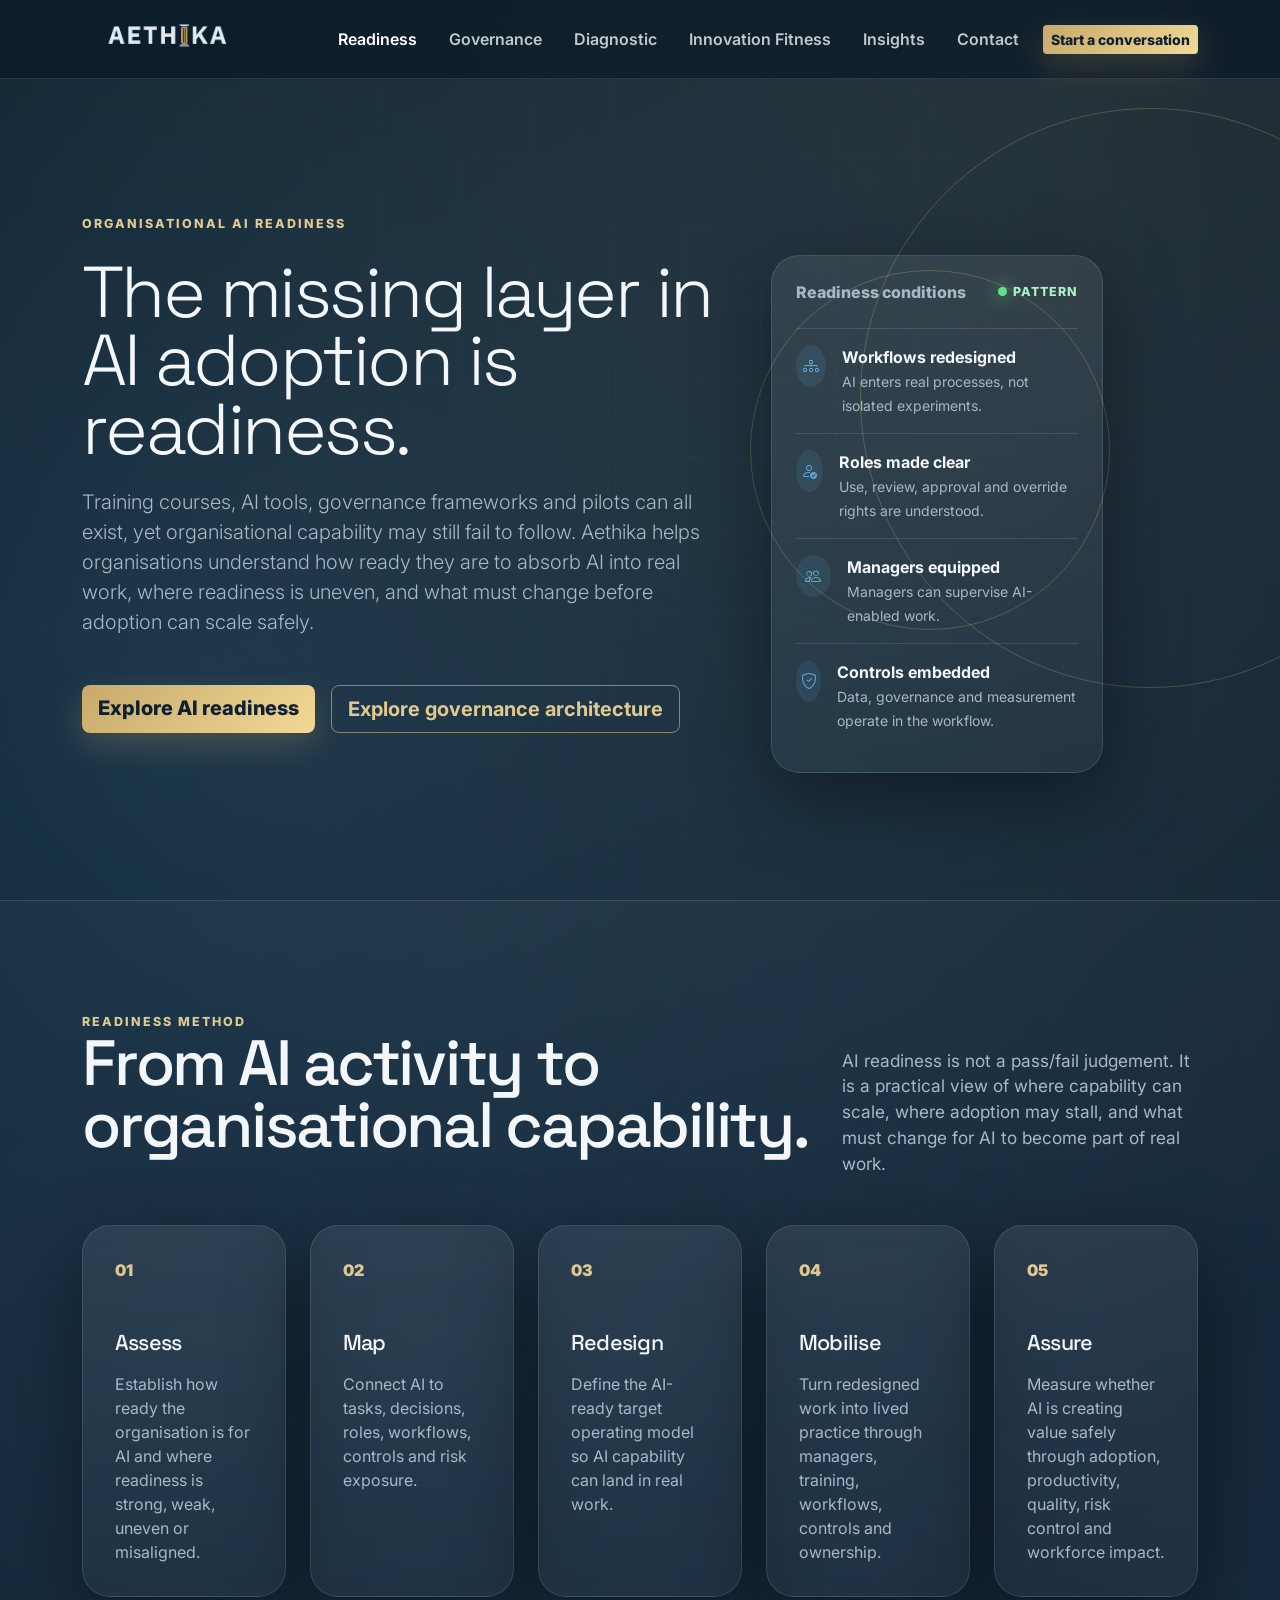
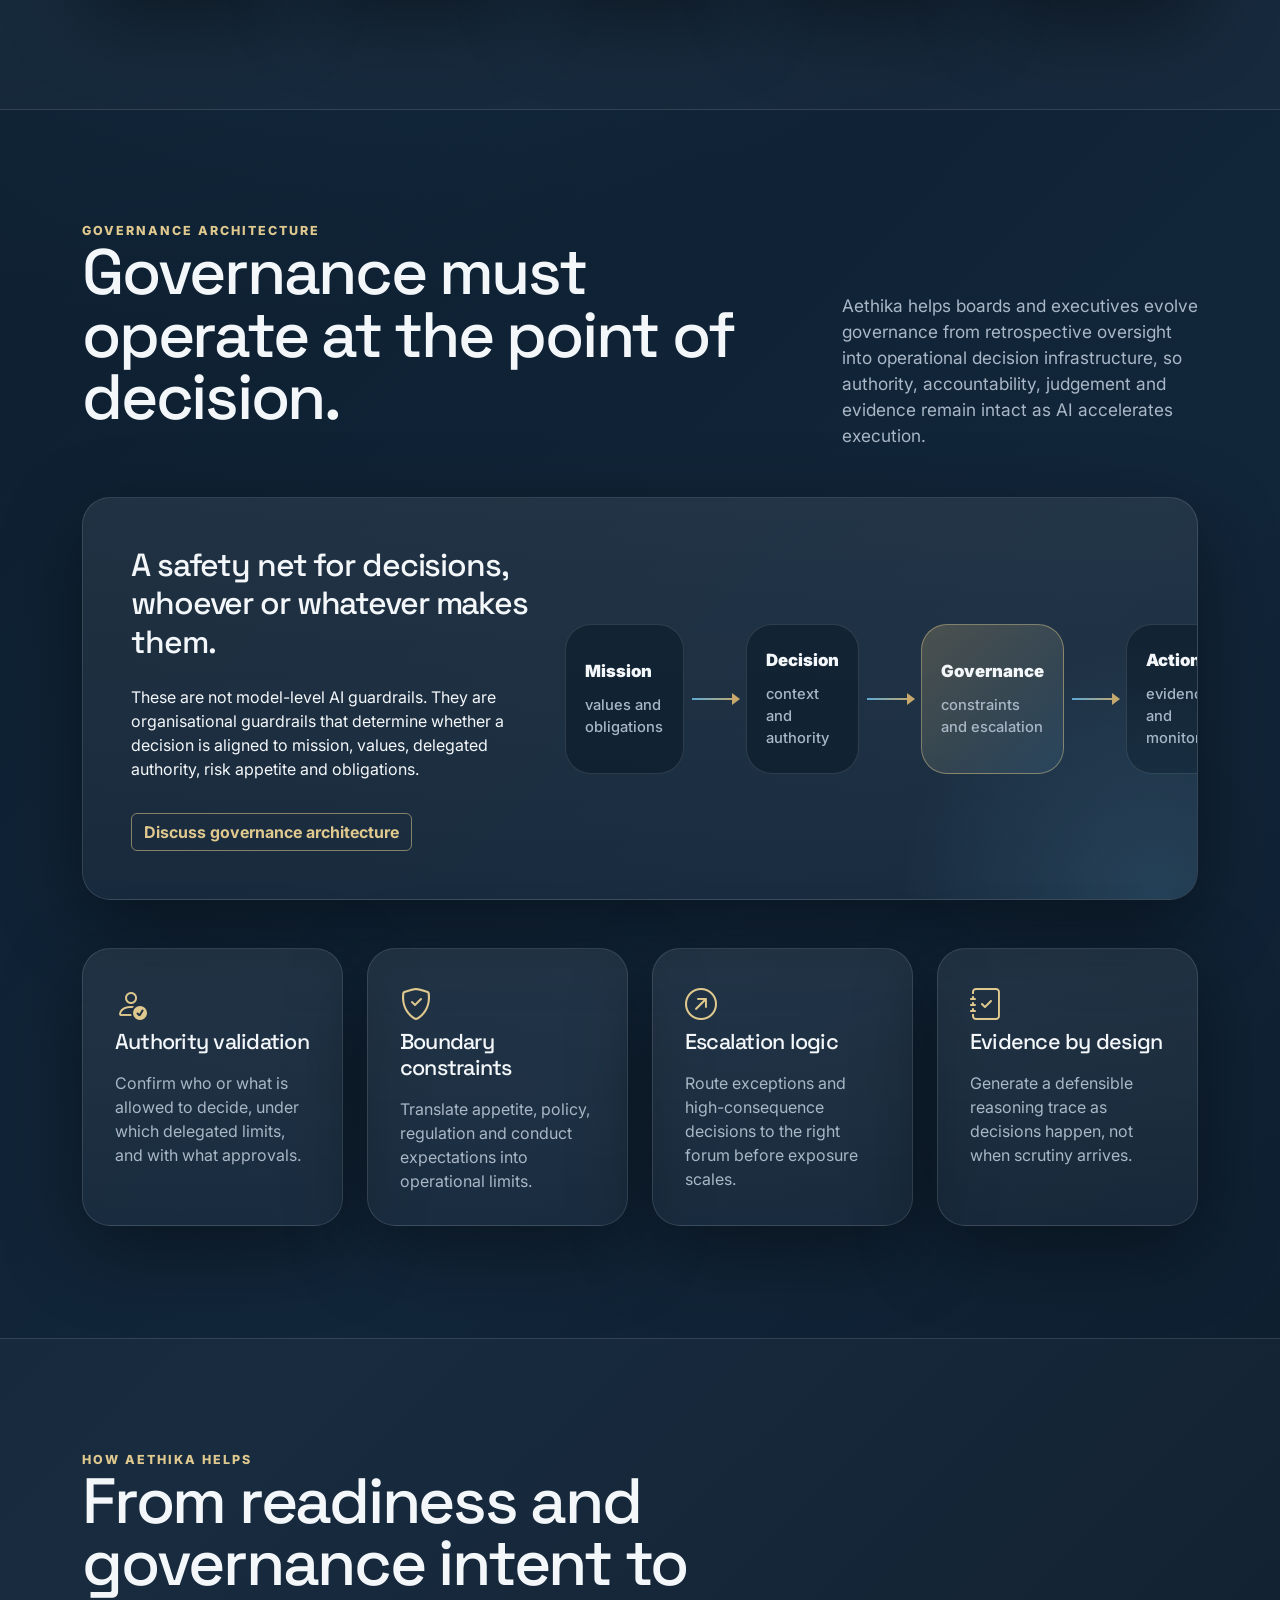
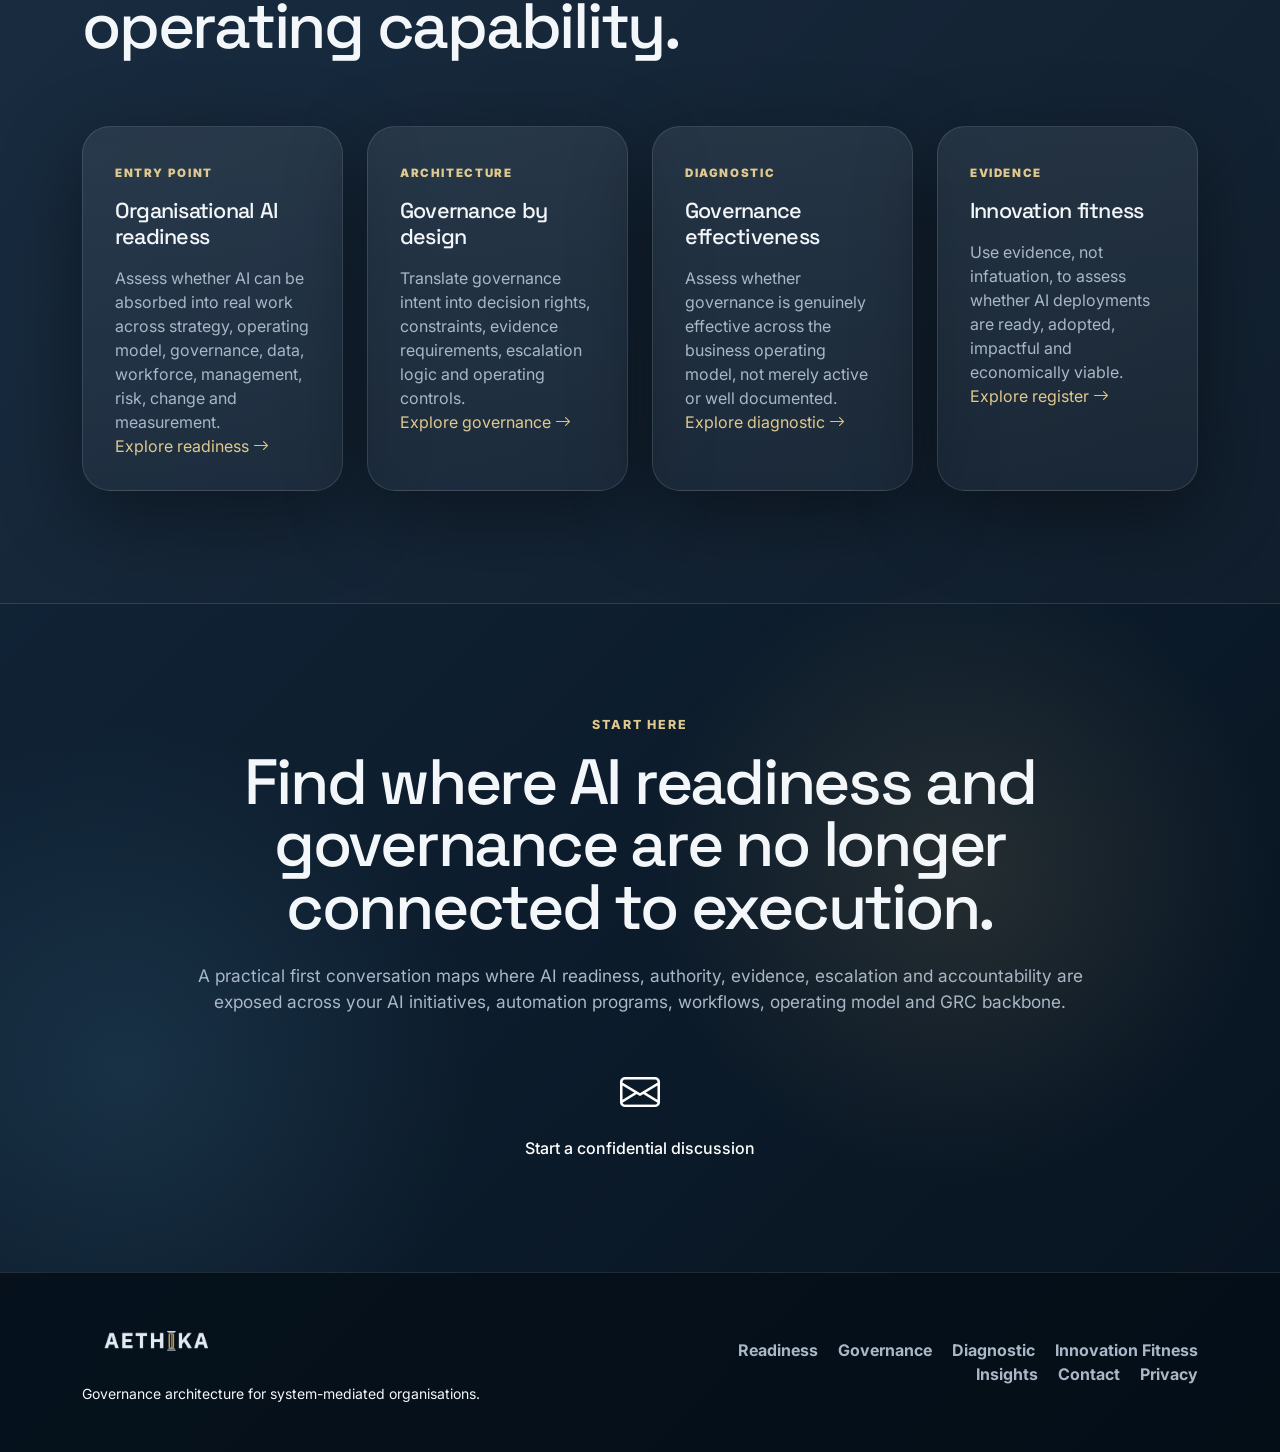
<file: index.html>
<!doctype html>
<html lang="en" data-bs-theme="dark"> 
<head>
  <!-- Google tag (gtag.js) -->
<script async src="https://www.googletagmanager.com/gtag/js?id=G-2K97YS6ZMQ"></script>
<script>
  window.dataLayer = window.dataLayer || [];
  function gtag(){dataLayer.push(arguments);}
  gtag('js', new Date());

  gtag('config', 'G-2K97YS6ZMQ');
</script>
  <meta charset="utf-8">
  <meta name="viewport" content="width=device-width, initial-scale=1">
  <title>Aethika | AI readiness and governance architecture</title>
  <meta name="description" content="Aethika helps organisations build AI readiness and governance architecture so AI adoption can be absorbed into real work with accountability, control and evidence.">
  <meta name="theme-color" content="#081826">
  <link rel="preconnect" href="https://cdn.jsdelivr.net">
  <link rel="preconnect" href="https://fonts.googleapis.com">
  <link rel="preconnect" href="https://fonts.gstatic.com" crossorigin>
  <link href="https://cdn.jsdelivr.net/npm/bootstrap@5.3.8/dist/css/bootstrap.min.css" rel="stylesheet" integrity="sha384-sRIl4kxILFvY47J16cr9ZwB07vP4J8+LH7qKQnuqkuIAvNWLzeN8tE5YBujZqJLB" crossorigin="anonymous">
  <link href="https://cdn.jsdelivr.net/npm/bootstrap-icons@1.13.1/font/bootstrap-icons.min.css" rel="stylesheet">
  <link href="https://fonts.googleapis.com/css2?family=Inter:wght@400;500;600;700;800&family=IBM+Plex+Serif:ital,wght@0,500;0,600;1,500&family=Space+Grotesk:wght@500;600;700&display=swap" rel="stylesheet">
  <link href="assets/css/aethika.css" rel="stylesheet">
</head>
<body>
  <nav class="navbar navbar-expand-lg fixed-top aethika-nav" aria-label="Main navigation">
    <div class="container">
      <a class="navbar-brand d-flex align-items-center gap-3" href="#top" aria-label="Aethika home">
        <img src="assets/img/aethika-logo.png" alt="Aethika" class="brand-logo">
      </a>
      <button class="navbar-toggler border-0" type="button" data-bs-toggle="collapse" data-bs-target="#mainNav" aria-controls="mainNav" aria-expanded="false" aria-label="Toggle navigation">
        <span class="navbar-toggler-icon"></span>
      </button>
      <div id="mainNav" class="collapse navbar-collapse">
        <ul class="navbar-nav ms-auto align-items-lg-center gap-lg-3">
          <li class="nav-item"><a class="nav-link active" aria-current="page" href="index.html#top">Readiness</a></li>
          <li class="nav-item"><a class="nav-link" href="index.html#governance">Governance</a></li>
          <li class="nav-item"><a class="nav-link" href="governance-effectiveness-diagnostic.html">Diagnostic</a></li>
          <li class="nav-item"><a class="nav-link" href="ifs.html">Innovation Fitness</a></li>
          <li class="nav-item"><a class="nav-link" href="insights.html">Insights</a></li>
          <li class="nav-item"><a class="nav-link" href="index.html#contact">Contact</a></li>
          <li class="nav-item"><a class="btn btn-aethika btn-sm" href="mailto:aethika@lxndigital.com">Start a conversation</a></li>
        </ul>
      </div>
    </div>
  </nav>

  <header id="top" class="hero-section position-relative overflow-hidden">
    <div class="hero-grid" aria-hidden="true"></div>
    <div class="signal-orbit orbit-one" aria-hidden="true"></div>
    <div class="signal-orbit orbit-two" aria-hidden="true"></div>
    <div class="container position-relative">
      <div class="row min-vh-100 align-items-center py-5">
        <div class="col-lg-8 col-xl-7 pt-5">
          <div class="eyebrow mb-4">Organisational AI readiness</div>
          <h1 class="display-2 hero-title mb-4">The missing layer in AI adoption is readiness.</h1>
          <p class="lead hero-lead mb-5">Training courses, AI tools, governance frameworks and pilots can all exist, yet organisational capability may still fail to follow. Aethika helps organisations understand how ready they are to absorb AI into real work, where readiness is uneven, and what must change before adoption can scale safely.</p>
          <div class="d-flex flex-column flex-sm-row gap-3">
            <a href="#readiness-method" class="btn btn-aethika btn-lg">Explore AI readiness</a>
            <a href="#governance" class="btn btn-outline-aethika btn-lg">Explore governance architecture</a>
          </div>
        </div>
        <div class="col-lg-4 d-none d-lg-block">
          <div class="decision-console glass-panel p-4 ms-xl-4">
            <div class="console-header d-flex justify-content-between align-items-center mb-4">
              <span>Readiness conditions</span>
              <span class="live-dot">Pattern</span>
            </div>
            <div class="console-step active">
              <span class="step-icon"><i class="bi bi-diagram-3"></i></span>
              <div><strong>Workflows redesigned</strong><small>AI enters real processes, not isolated experiments.</small></div>
            </div>
            <div class="console-step">
              <span class="step-icon"><i class="bi bi-person-check"></i></span>
              <div><strong>Roles made clear</strong><small>Use, review, approval and override rights are understood.</small></div>
            </div>
            <div class="console-step">
              <span class="step-icon"><i class="bi bi-people"></i></span>
              <div><strong>Managers equipped</strong><small>Managers can supervise AI-enabled work.</small></div>
            </div>
            <div class="console-step">
              <span class="step-icon"><i class="bi bi-shield-check"></i></span>
              <div><strong>Controls embedded</strong><small>Data, governance and measurement operate in the workflow.</small></div>
            </div>
          </div>
        </div>
      </div>
    </div>
  </header>

  <main>
    <section id="readiness-method" class="section-padding soft-section">
      <div class="container">
        <div class="row align-items-end mb-5">
          <div class="col-lg-8">
            <div class="eyebrow">Readiness method</div>
            <h2 class="section-title">From AI activity to organisational capability.</h2>
          </div>
          <div class="col-lg-4">
            <p class="section-intro mb-0">AI readiness is not a pass/fail judgement. It is a practical view of where capability can scale, where adoption may stall, and what must change for AI to become part of real work.</p>
          </div>
        </div>

        <div class="row g-4">
          <div class="col-md-6 col-xl">
            <article class="capability-card h-100">
              <span class="card-number">01</span>
              <h3>Assess</h3>
              <p>Establish how ready the organisation is for AI and where readiness is strong, weak, uneven or misaligned.</p>
            </article>
          </div>
          <div class="col-md-6 col-xl">
            <article class="capability-card h-100">
              <span class="card-number">02</span>
              <h3>Map</h3>
              <p>Connect AI to tasks, decisions, roles, workflows, controls and risk exposure.</p>
            </article>
          </div>
          <div class="col-md-6 col-xl">
            <article class="capability-card h-100">
              <span class="card-number">03</span>
              <h3>Redesign</h3>
              <p>Define the AI-ready target operating model so AI capability can land in real work.</p>
            </article>
          </div>
          <div class="col-md-6 col-xl">
            <article class="capability-card h-100">
              <span class="card-number">04</span>
              <h3>Mobilise</h3>
              <p>Turn redesigned work into lived practice through managers, training, workflows, controls and ownership.</p>
            </article>
          </div>
          <div class="col-md-6 col-xl">
            <article class="capability-card h-100">
              <span class="card-number">05</span>
              <h3>Assure</h3>
              <p>Measure whether AI is creating value safely through adoption, productivity, quality, risk control and workforce impact.</p>
            </article>
          </div>
        </div>
      </div>
    </section>

    <section id="governance" class="section-padding">
      <div class="container">
        <div class="row align-items-end mb-5">
          <div class="col-lg-8">
            <div class="eyebrow">Governance architecture</div>
            <h2 class="section-title">Governance must operate at the point of decision.</h2>
          </div>
          <div class="col-lg-4">
            <p class="section-intro mb-0">Aethika helps boards and executives evolve governance from retrospective oversight into operational decision infrastructure, so authority, accountability, judgement and evidence remain intact as AI accelerates execution.</p>
          </div>
        </div>

        <div class="architecture-panel glass-panel p-4 p-lg-5">
          <div class="row g-4 align-items-center">
            <div class="col-lg-5">
              <h3 class="h2 mb-4">A safety net for decisions, whoever or whatever makes them.</h3>
              <p>These are not model-level AI guardrails. They are organisational guardrails that determine whether a decision is aligned to mission, values, delegated authority, risk appetite and obligations.</p>
              <a href="#contact" class="btn btn-outline-aethika mt-3">Discuss governance architecture</a>
            </div>
            <div class="col-lg-7">
              <div class="decision-flow">
                <div class="flow-node">Mission<br><small>values and obligations</small></div>
                <div class="flow-arrow"></div>
                <div class="flow-node">Decision<br><small>context and authority</small></div>
                <div class="flow-arrow"></div>
                <div class="flow-node accent">Governance<br><small>constraints and escalation</small></div>
                <div class="flow-arrow"></div>
                <div class="flow-node">Action<br><small>evidence and monitoring</small></div>
              </div>
            </div>
          </div>
        </div>

        <div class="row g-4 mt-4">
          <div class="col-md-6 col-xl-3">
            <div class="capability-card h-100">
              <i class="bi bi-person-check"></i>
              <h3>Authority validation</h3>
              <p>Confirm who or what is allowed to decide, under which delegated limits, and with what approvals.</p>
            </div>
          </div>
          <div class="col-md-6 col-xl-3">
            <div class="capability-card h-100">
              <i class="bi bi-shield-check"></i>
              <h3>Boundary constraints</h3>
              <p>Translate appetite, policy, regulation and conduct expectations into operational limits.</p>
            </div>
          </div>
          <div class="col-md-6 col-xl-3">
            <div class="capability-card h-100">
              <i class="bi bi-arrow-up-right-circle"></i>
              <h3>Escalation logic</h3>
              <p>Route exceptions and high-consequence decisions to the right forum before exposure scales.</p>
            </div>
          </div>
          <div class="col-md-6 col-xl-3">
            <div class="capability-card h-100">
              <i class="bi bi-journal-check"></i>
              <h3>Evidence by design</h3>
              <p>Generate a defensible reasoning trace as decisions happen, not when scrutiny arrives.</p>
            </div>
          </div>
        </div>
      </div>
    </section>

    <section id="engage" class="section-padding soft-section">
      <div class="container">
        <div class="row mb-5">
          <div class="col-lg-8">
            <div class="eyebrow">How Aethika helps</div>
            <h2 class="section-title">From readiness and governance intent to operating capability.</h2>
          </div>
        </div>

        <div class="row g-4">
          <div class="col-md-6 col-xl-3">
            <article class="research-card h-100">
              <span>Entry point</span>
              <h3>Organisational AI readiness</h3>
              <p>Assess whether AI can be absorbed into real work across strategy, operating model, governance, data, workforce, management, risk, change and measurement.</p>
              <a href="#readiness-method">Explore readiness <i class="bi bi-arrow-right"></i></a>
            </article>
          </div>
          <div class="col-md-6 col-xl-3">
            <article class="research-card h-100">
              <span>Architecture</span>
              <h3>Governance by design</h3>
              <p>Translate governance intent into decision rights, constraints, evidence requirements, escalation logic and operating controls.</p>
              <a href="#governance">Explore governance <i class="bi bi-arrow-right"></i></a>
            </article>
          </div>
          <div class="col-md-6 col-xl-3">
            <article class="research-card h-100">
              <span>Diagnostic</span>
              <h3>Governance effectiveness</h3>
              <p>Assess whether governance is genuinely effective across the business operating model, not merely active or well documented.</p>
              <a href="governance-effectiveness-diagnostic.html">Explore diagnostic <i class="bi bi-arrow-right"></i></a>
            </article>
          </div>
          <div class="col-md-6 col-xl-3">
            <article class="research-card h-100">
              <span>Evidence</span>
              <h3>Innovation fitness</h3>
              <p>Use evidence, not infatuation, to assess whether AI deployments are ready, adopted, impactful and economically viable.</p>
              <a href="ifs.html">Explore register <i class="bi bi-arrow-right"></i></a>
            </article>
          </div>
        </div>
      </div>
    </section>

    <section id="contact" class="section-padding contact-section">
      <div class="container">
        <div class="row justify-content-center">
          <div class="col-xl-10 text-center">

            <div class="eyebrow mb-3">Start here</div>

            <h2 class="section-title mb-4">
              Find where AI readiness and governance are no longer connected to execution.
            </h2>

            <p class="section-intro mx-auto mb-5" style="max-width: 1100px;">
              A practical first conversation maps where AI readiness, authority, evidence, escalation and accountability are exposed across your AI initiatives, automation programs, workflows, operating model and GRC backbone.
            </p>

            <a href="mailto:aethika@lxndigital.com"
               class="text-white text-decoration-none d-inline-block">

              <i class="bi bi-envelope fs-1 mb-3 d-block"></i>

              <h6 class="text-faded mb-0">
                Start a confidential discussion
              </h6>

            </a>

          </div>
        </div>
      </div>
    </section>

  </main>

  <footer class="footer py-5">
    <div class="container">
      <div class="row g-4 align-items-center">
        <div class="col-md-6">
          <img src="assets/img/aethika-logo.png" alt="Aethika" class="footer-logo mb-3">
          <p class="mb-0 small">Governance architecture for system-mediated organisations.</p>
        </div>
        <div class="col-md-6 text-md-end">
          <a href="#top">Readiness</a>
          <a href="#governance">Governance</a>
          <a href="governance-effectiveness-diagnostic.html">Diagnostic</a>
          <a href="ifs.html">Innovation Fitness</a>
          <a href="insights.html">Insights</a>
          <a href="#contact">Contact</a>
          <a href="privacy.html">Privacy</a>
        </div>
      </div>
    </div>
  </footer>

  <script src="https://cdn.jsdelivr.net/npm/bootstrap@5.3.8/dist/js/bootstrap.bundle.min.js" integrity="sha384-FKyoEForCGlyvwx9Hj09JcYn3nv7wiPVlz7YYwJrWVcXK/BmnVDxM+D2scQbITxI" crossorigin="anonymous"></script>
  <script src="assets/js/aethika.js"></script>
</body>
</html>
</file>
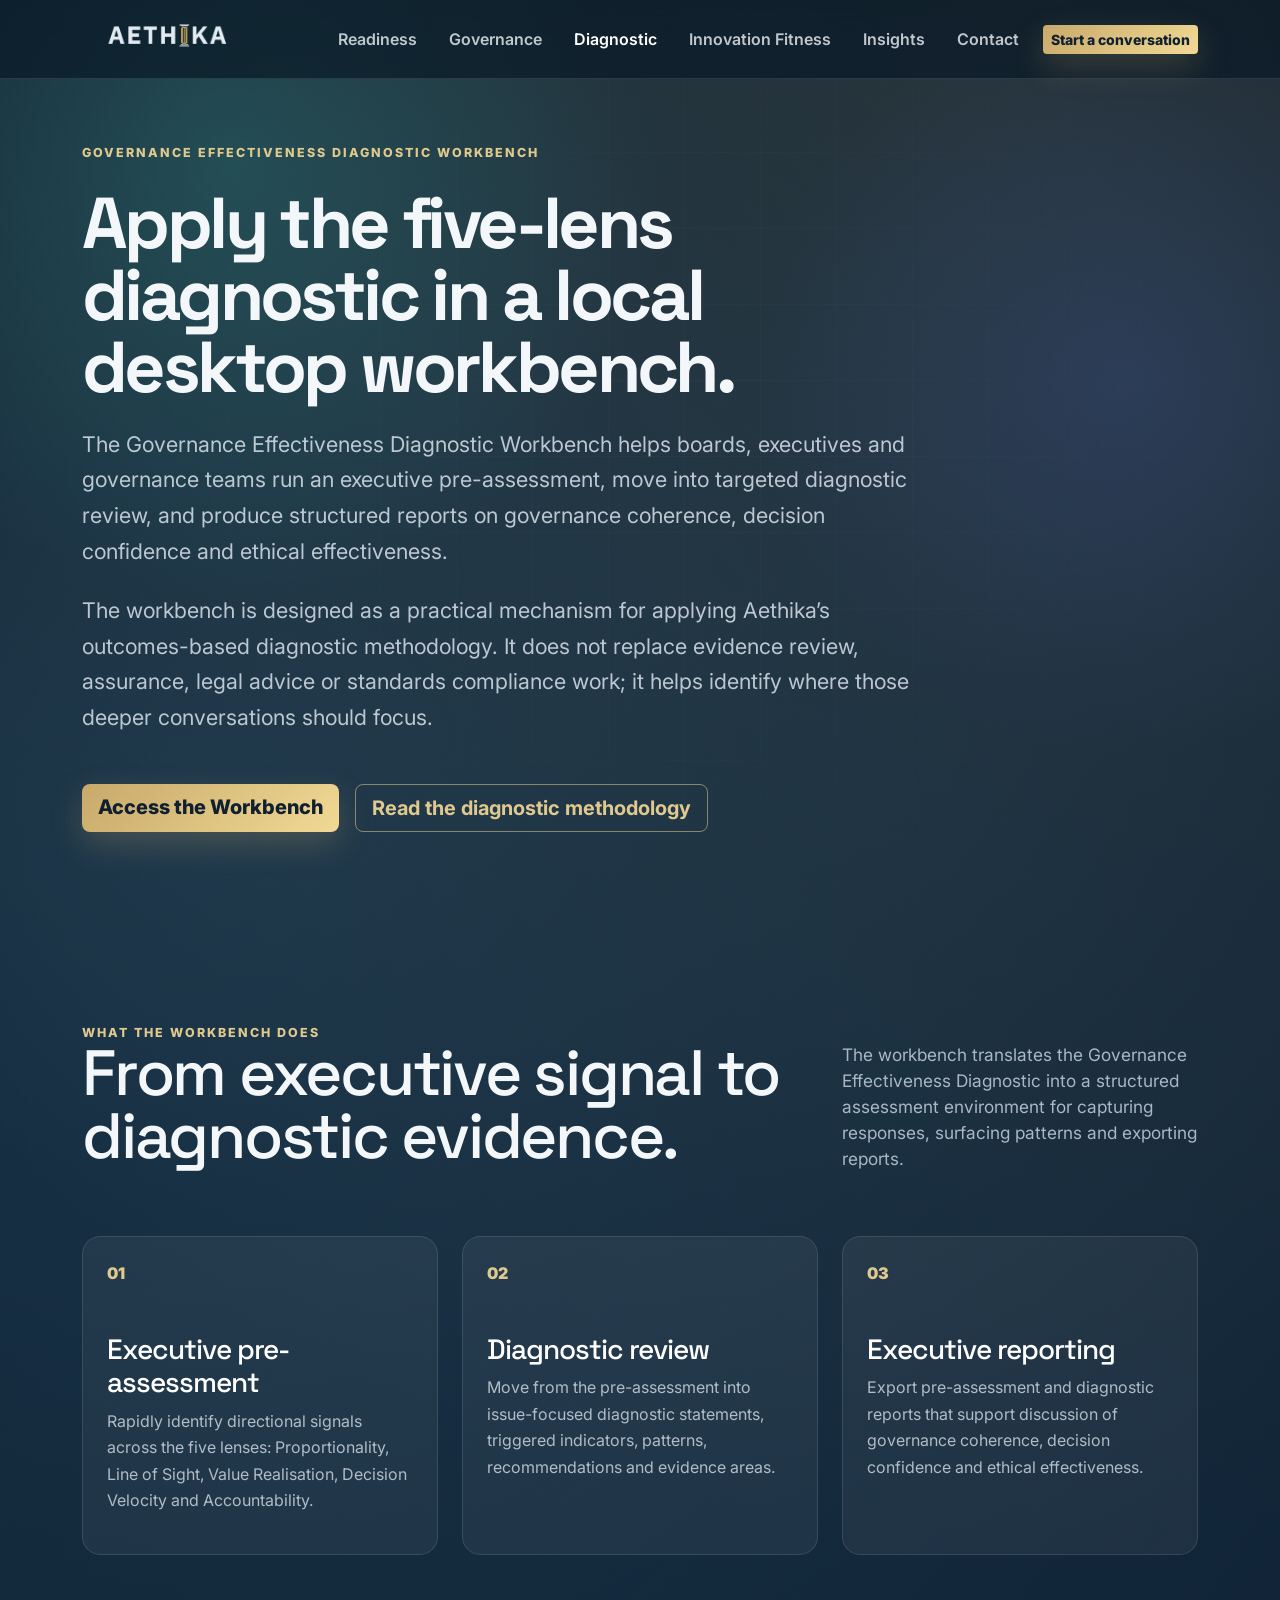
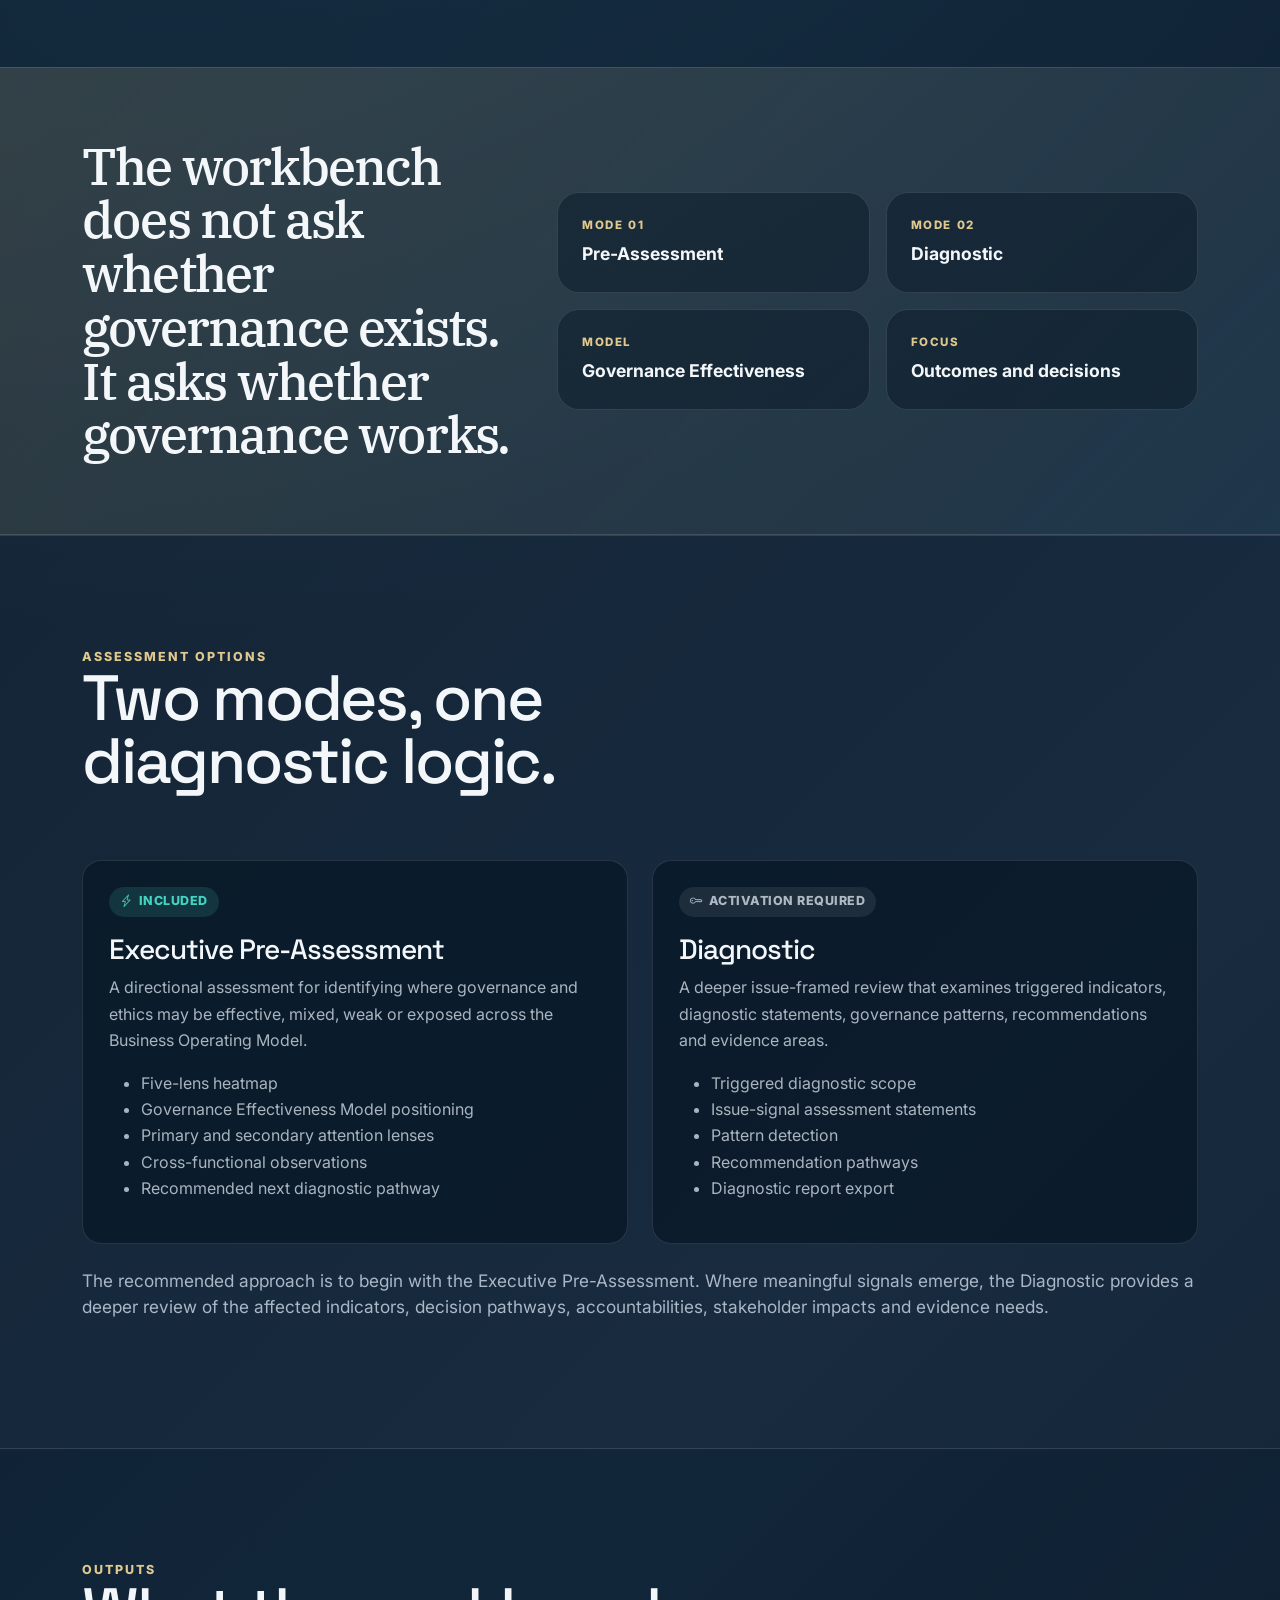
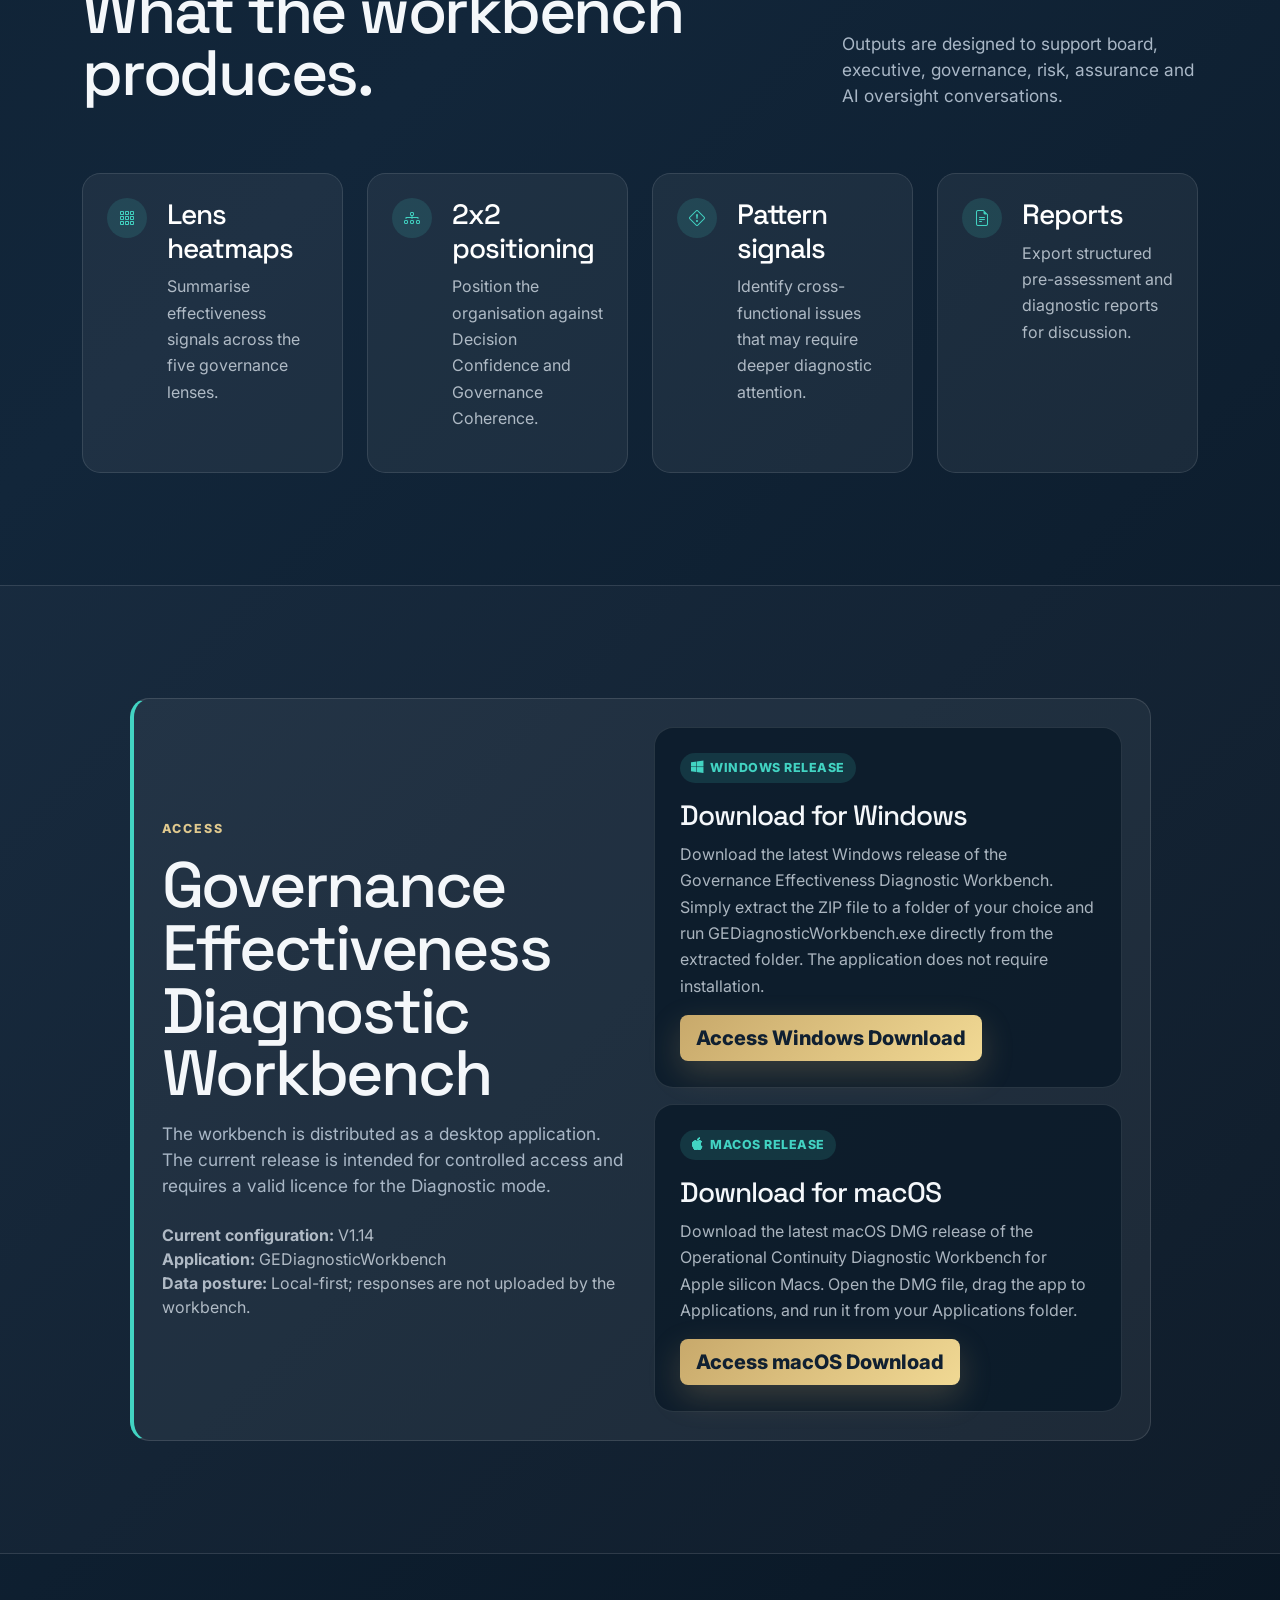
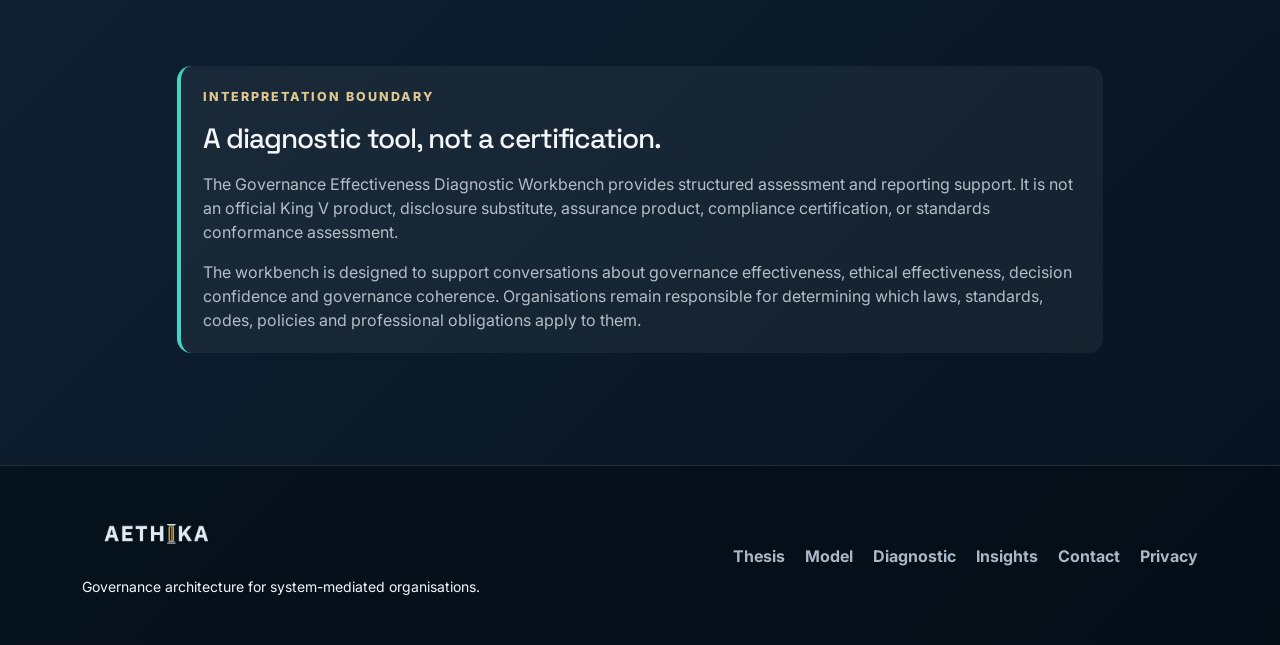
<file: diagnostic-workbench-download.html>
<!doctype html>
<html lang="en" data-bs-theme="dark">
<head>
  <!-- Google tag (gtag.js) -->
  <script async src="https://www.googletagmanager.com/gtag/js?id=G-2K97YS6ZMQ"></script>
  <script>
    window.dataLayer = window.dataLayer || [];
    function gtag(){dataLayer.push(arguments);}
    gtag('js', new Date());
    gtag('config', 'G-2K97YS6ZMQ');
  </script>
  <meta charset="utf-8">
  <meta name="viewport" content="width=device-width, initial-scale=1">
  <title>Governance Effectiveness Diagnostic Workbench | Aethika</title>
  <meta name="title" content="Governance Effectiveness Diagnostic Workbench | Aethika">
  <meta name="description" content="Access the Aethika Governance Effectiveness Diagnostic Workbench, a local-first desktop tool for pre-assessing governance and ethics effectiveness, running targeted diagnostics, and producing executive reports.">
  <meta name="author" content="Levine Naidoo">
  <meta name="theme-color" content="#081826">
  <link rel="canonical" href="https://www.aethika.com/governance-effectiveness-diagnostic-workbench-download.html">

  <meta property="og:type" content="website">
  <meta property="og:url" content="https://www.aethika.com/governance-effectiveness-diagnostic-workbench-download.html">
  <meta property="og:title" content="Governance Effectiveness Diagnostic Workbench | Aethika">
  <meta property="og:description" content="A local-first diagnostic workbench for applying the Governance Effectiveness Diagnostic through executive pre-assessment, targeted diagnostic review and reporting.">
  <meta property="og:image" content="https://www.aethika.com/assets/img/aethika-logo.png">
  <meta property="twitter:card" content="summary_large_image">
  <meta property="twitter:url" content="https://www.aethika.com/governance-effectiveness-diagnostic-workbench-download.html">
  <meta property="twitter:title" content="Governance Effectiveness Diagnostic Workbench | Aethika">
  <meta property="twitter:description" content="Access the Aethika Governance Effectiveness Diagnostic Workbench for governance coherence, decision confidence and ethical effectiveness assessment.">
  <meta property="twitter:image" content="https://www.aethika.com/assets/img/aethika-logo.png">

  <link rel="preconnect" href="https://cdn.jsdelivr.net">
  <link rel="preconnect" href="https://fonts.googleapis.com">
  <link rel="preconnect" href="https://fonts.gstatic.com" crossorigin>
  <link href="https://cdn.jsdelivr.net/npm/bootstrap@5.3.8/dist/css/bootstrap.min.css" rel="stylesheet" integrity="sha384-sRIl4kxILFvY47J16cr9ZwB07vP4J8+LH7qKQnuqkuIAvNWLzeN8tE5YBujZqJLB" crossorigin="anonymous">
  <link href="https://cdn.jsdelivr.net/npm/bootstrap-icons@1.13.1/font/bootstrap-icons.min.css" rel="stylesheet">
  <link href="https://fonts.googleapis.com/css2?family=Inter:wght@400;500;600;700;800&family=IBM+Plex+Serif:ital,wght@0,500;0,600;1,500&family=Space+Grotesk:wght@500;600;700&display=swap" rel="stylesheet">
  <link href="assets/css/aethika.css" rel="stylesheet">
  <style>
    .download-hero { min-height: 78vh; padding: 9rem 0 5rem; position: relative; overflow: hidden; }
    .download-hero::before { content:""; position:absolute; inset:0; background: radial-gradient(circle at 18% 18%, rgba(66, 211, 194, 0.18), transparent 34%), radial-gradient(circle at 88% 42%, rgba(98, 126, 255, 0.14), transparent 30%); pointer-events:none; }
    .download-title { font-family: 'Space Grotesk', Inter, sans-serif; font-weight: 700; letter-spacing: -0.05em; line-height: 1; }
    .download-lead { color: rgba(232, 240, 248, 0.78); font-size: clamp(1.12rem, 2vw, 1.35rem); line-height: 1.65; max-width: 900px; }
    .workbench-panel { border: 1px solid rgba(255,255,255,0.12); background: linear-gradient(145deg, rgba(255,255,255,0.08), rgba(255,255,255,0.025)); border-radius: 1.4rem; box-shadow: 0 20px 70px rgba(0,0,0,0.28); }
    .download-card { background: rgba(255,255,255,0.055); border: 1px solid rgba(255,255,255,0.105); border-radius: 1.15rem; padding: 1.5rem; height: 100%; }
    .download-card h3, .download-card h4 { color: #fff; font-family: 'Space Grotesk', Inter, sans-serif; }
    .download-card p, .download-card li { color: rgba(232, 240, 248, 0.72); line-height: 1.65; }
    .download-card ul { padding-left: 1.15rem; margin-bottom: 0; }
    .access-panel { background: rgba(255,255,255,0.055); border: 1px solid rgba(255,255,255,0.12); border-left: 4px solid #42d3c2; border-radius: 1.2rem; padding: 1.75rem; }
    .release-card { background: rgba(8,24,38,0.74); border: 1px solid rgba(255,255,255,0.115); border-radius: 1.2rem; padding: 1.6rem; height: 100%; }
    .release-card h3 { font-family: 'Space Grotesk', Inter, sans-serif; }
    .release-card p, .release-card li { color: rgba(232, 240, 248, 0.72); line-height: 1.65; }
    .release-badge { display:inline-flex; align-items:center; gap:.4rem; border-radius:999px; padding:.35rem .7rem; font-size:.78rem; font-weight:800; letter-spacing:.04em; text-transform:uppercase; background: rgba(66, 211, 194, .14); color:#42d3c2; margin-bottom:1rem; }
    .release-badge-muted { background: rgba(255,255,255,.08); color: rgba(232, 240, 248, .72); }
    .feature-row { display:grid; grid-template-columns: 44px 1fr; gap: 1rem; align-items:start; }
    .feature-icon { width: 40px; height: 40px; border-radius: 50%; display:flex; align-items:center; justify-content:center; background: rgba(66, 211, 194, .14); color:#42d3c2; }
    .boundary-note { background: rgba(255,255,255,0.05); border-left: 4px solid #42d3c2; border-radius:.9rem; padding:1.35rem; }
    .boundary-note p { color: rgba(232, 240, 248, 0.75); }
    @media (max-width: 768px) { .download-hero { padding-top: 7rem; } .feature-row { grid-template-columns:1fr; } }
  </style>
</head>
<body>
  <nav class="navbar navbar-expand-lg fixed-top aethika-nav" aria-label="Main navigation">
    <div class="container">
      <a class="navbar-brand d-flex align-items-center gap-3" href="index.html#top" aria-label="Aethika home">
        <img src="assets/img/aethika-logo.png" alt="Aethika" class="brand-logo">
      </a>
      <button class="navbar-toggler border-0" type="button" data-bs-toggle="collapse" data-bs-target="#mainNav" aria-controls="mainNav" aria-expanded="false" aria-label="Toggle navigation">
        <span class="navbar-toggler-icon"></span>
      </button>
      <div id="mainNav" class="collapse navbar-collapse">
         <ul class="navbar-nav ms-auto align-items-lg-center gap-lg-3">
          <li class="nav-item"><a class="nav-link" href="index.html#top">Readiness</a></li>
          <li class="nav-item"><a class="nav-link" href="index.html#governance">Governance</a></li>
          <li class="nav-item"><a class="nav-link active" aria-current="page" href="governance-effectiveness-diagnostic.html">Diagnostic</a></li>
          <li class="nav-item"><a class="nav-link" href="ifs.html">Innovation Fitness</a></li>
          <li class="nav-item"><a class="nav-link" href="insights.html">Insights</a></li>
          <li class="nav-item"><a class="nav-link" href="index.html#contact">Contact</a></li>
          <li class="nav-item"><a class="btn btn-aethika btn-sm" href="mailto:aethika@lxndigital.com">Start a conversation</a></li>
        </ul>
      </div>
    </div>
  </nav>

  <header id="top" class="download-hero">
    <div class="hero-grid" aria-hidden="true"></div>
    <div class="container position-relative">
      <div class="row align-items-center">
        <div class="col-lg-10 col-xl-9">
          <div class="eyebrow mb-4">Governance effectiveness diagnostic workbench</div>
          <h1 class="display-2 download-title mb-4">Apply the five-lens diagnostic in a local desktop workbench.</h1>
          <p class="download-lead mb-4">The Governance Effectiveness Diagnostic Workbench helps boards, executives and governance teams run an executive pre-assessment, move into targeted diagnostic review, and produce structured reports on governance coherence, decision confidence and ethical effectiveness.</p>
          <p class="download-lead mb-5">The workbench is designed as a practical mechanism for applying Aethika’s outcomes-based diagnostic methodology. It does not replace evidence review, assurance, legal advice or standards compliance work; it helps identify where those deeper conversations should focus.</p>
          <div class="d-flex flex-column flex-sm-row gap-3">
            <a href="#download" class="btn btn-aethika btn-lg">Access the Workbench</a>
            <a href="governance-effectiveness-diagnostic.html" class="btn btn-outline-aethika btn-lg">Read the diagnostic methodology</a>
          </div>
        </div>
      </div>
    </div>
  </header>

  <main>
    <section class="section-padding" id="what-is-it">
      <div class="container">
        <div class="row align-items-end mb-5">
          <div class="col-lg-8">
            <div class="eyebrow">What the workbench does</div>
            <h2 class="section-title">From executive signal to diagnostic evidence.</h2>
          </div>
          <div class="col-lg-4">
            <p class="section-intro">The workbench translates the Governance Effectiveness Diagnostic into a structured assessment environment for capturing responses, surfacing patterns and exporting reports.</p>
          </div>
        </div>
        <div class="row g-4">
          <div class="col-md-4">
            <article class="download-card">
              <span class="card-number">01</span>
              <h3>Executive pre-assessment</h3>
              <p>Rapidly identify directional signals across the five lenses: Proportionality, Line of Sight, Value Realisation, Decision Velocity and Accountability.</p>
            </article>
          </div>
          <div class="col-md-4">
            <article class="download-card">
              <span class="card-number">02</span>
              <h3>Diagnostic review</h3>
              <p>Move from the pre-assessment into issue-focused diagnostic statements, triggered indicators, patterns, recommendations and evidence areas.</p>
            </article>
          </div>
          <div class="col-md-4">
            <article class="download-card">
              <span class="card-number">03</span>
              <h3>Executive reporting</h3>
              <p>Export pre-assessment and diagnostic reports that support discussion of governance coherence, decision confidence and ethical effectiveness.</p>
            </article>
          </div>
        </div>
      </div>
    </section>

    <section class="contrast-band py-5">
      <div class="container py-4">
        <div class="row g-4 align-items-center">
          <div class="col-lg-5">
            <h2 class="quote-title mb-0">The workbench does not ask whether governance exists. It asks whether governance works.</h2>
          </div>
          <div class="col-lg-7">
            <div class="row g-3">
              <div class="col-sm-6"><div class="mini-metric"><span>Mode 01</span><strong>Pre-Assessment</strong></div></div>
              <div class="col-sm-6"><div class="mini-metric"><span>Mode 02</span><strong>Diagnostic</strong></div></div>
              <div class="col-sm-6"><div class="mini-metric"><span>Model</span><strong>Governance Effectiveness</strong></div></div>
              <div class="col-sm-6"><div class="mini-metric"><span>Focus</span><strong>Outcomes and decisions</strong></div></div>
            </div>
          </div>
        </div>
      </div>
    </section>

    <section class="section-padding soft-section" id="assessment-options">
      <div class="container">
        <div class="row mb-5">
          <div class="col-lg-8">
            <div class="eyebrow">Assessment options</div>
            <h2 class="section-title">Two modes, one diagnostic logic.</h2>
          </div>
        </div>
        <div class="row g-4">
          <div class="col-lg-6">
            <div class="release-card">
              <span class="release-badge"><i class="bi bi-lightning-charge"></i> Included</span>
              <h3>Executive Pre-Assessment</h3>
              <p>A directional assessment for identifying where governance and ethics may be effective, mixed, weak or exposed across the Business Operating Model.</p>
              <ul>
                <li>Five-lens heatmap</li>
                <li>Governance Effectiveness Model positioning</li>
                <li>Primary and secondary attention lenses</li>
                <li>Cross-functional observations</li>
                <li>Recommended next diagnostic pathway</li>
              </ul>
            </div>
          </div>
          <div class="col-lg-6">
            <div class="release-card">
              <span class="release-badge release-badge-muted"><i class="bi bi-key"></i> Activation required</span>
              <h3>Diagnostic</h3>
              <p>A deeper issue-framed review that examines triggered indicators, diagnostic statements, governance patterns, recommendations and evidence areas.</p>
              <ul>
                <li>Triggered diagnostic scope</li>
                <li>Issue-signal assessment statements</li>
                <li>Pattern detection</li>
                <li>Recommendation pathways</li>
                <li>Diagnostic report export</li>
              </ul>
            </div>
          </div>
        </div>
        <p class="section-intro mt-4">The recommended approach is to begin with the Executive Pre-Assessment. Where meaningful signals emerge, the Diagnostic provides a deeper review of the affected indicators, decision pathways, accountabilities, stakeholder impacts and evidence needs.</p>
      </div>
    </section>

    <section class="section-padding" id="outputs">
      <div class="container">
        <div class="row align-items-end mb-5">
          <div class="col-lg-8">
            <div class="eyebrow">Outputs</div>
            <h2 class="section-title">What the workbench produces.</h2>
          </div>
          <div class="col-lg-4">
            <p class="section-intro">Outputs are designed to support board, executive, governance, risk, assurance and AI oversight conversations.</p>
          </div>
        </div>
        <div class="row g-4">
          <div class="col-md-6 col-xl-3"><div class="download-card feature-row"><div class="feature-icon"><i class="bi bi-grid-3x3-gap"></i></div><div><h3>Lens heatmaps</h3><p>Summarise effectiveness signals across the five governance lenses.</p></div></div></div>
          <div class="col-md-6 col-xl-3"><div class="download-card feature-row"><div class="feature-icon"><i class="bi bi-diagram-3"></i></div><div><h3>2x2 positioning</h3><p>Position the organisation against Decision Confidence and Governance Coherence.</p></div></div></div>
          <div class="col-md-6 col-xl-3"><div class="download-card feature-row"><div class="feature-icon"><i class="bi bi-exclamation-diamond"></i></div><div><h3>Pattern signals</h3><p>Identify cross-functional issues that may require deeper diagnostic attention.</p></div></div></div>
          <div class="col-md-6 col-xl-3"><div class="download-card feature-row"><div class="feature-icon"><i class="bi bi-file-earmark-text"></i></div><div><h3>Reports</h3><p>Export structured pre-assessment and diagnostic reports for discussion.</p></div></div></div>
        </div>
      </div>
    </section>

    <section class="section-padding soft-section" id="download">
      <div class="container">
        <div class="row justify-content-center">
          <div class="col-lg-11">
            <div class="access-panel">
              <div class="row g-4 align-items-center">
                <div class="col-lg-6">
                  <div class="eyebrow mb-3">Access</div>
                  <h2 class="section-title mb-3">Governance Effectiveness Diagnostic Workbench</h2>
                  <p class="section-intro mb-4">The workbench is distributed as a desktop application. The current release is intended for controlled access and requires a valid licence for the Diagnostic mode.</p>
                  <p class="mb-0" style="color: rgba(232, 240, 248, 0.72);"><strong>Current configuration:</strong> V1.14<br><strong>Application:</strong> GEDiagnosticWorkbench<br><strong>Data posture:</strong> Local-first; responses are not uploaded by the workbench.</p>
                </div>
                <div class="col-lg-6">
                  <div class="row g-3">
                    <div class="col-12">
                      <div class="release-card">
                        <span class="release-badge"><i class="bi bi-windows"></i> Windows release</span>
                        <h3>Download for Windows</h3>
                         <p>Download the latest Windows release of the Governance Effectiveness Diagnostic Workbench. Simply extract the ZIP file to a folder of your choice 
                                and run GEDiagnosticWorkbench.exe directly from the extracted folder. The application does not require installation.</p>
                            <a href="https://lxndigital-my.sharepoint.com/:u:/p/levine/IQD5xHG5pSqPSa9XsYhtcirAAQFuSEQ4ZYIiDdzwQEBwH3Q?e=ltf5A6&download=1" target="_blank" rel="noopener noreferrer" class="btn btn-aethika btn-lg" onclick="gtag('event', 'diagnostic_workbench_windows_download', {event_category: 'Operational Continuity', event_label: 'Download Page Windows CTA', value: 1});">Access Windows Download</a>
                          </div>
                    </div>
                    <div class="col-12">
                      <div class="release-card">
                        <span class="release-badge"><i class="bi bi-apple"></i> macOS release</span>
                        <h3>Download for macOS</h3>
                            <p>Download the latest macOS DMG release of the Operational Continuity Diagnostic Workbench for Apple silicon Macs. Open the DMG file, drag the app to Applications, and run it from your Applications folder.</p>
                            <a href="https://lxndigital-my.sharepoint.com/:u:/p/levine/IQDVzIizkV8qSYbFeapCDkBZAZs52lwRgJy-tzwn-o3WIj4?e=kKoFnQ&download=1" target="_blank" rel="noopener noreferrer" class="btn btn-aethika btn-lg" onclick="gtag('event', 'diagnostic_workbench_macos_download', {event_category: 'Operational Continuity', event_label: 'Download Page macOS CTA', value: 1});">Access macOS Download</a>
                          </div>
                    </div>
                  </div>
                </div>
              </div>
            </div>
          </div>
        </div>
      </div>
    </section>

    <section class="section-padding" id="boundary">
      <div class="container">
        <div class="row justify-content-center">
          <div class="col-lg-10">
            <div class="boundary-note">
              <div class="eyebrow mb-3">Interpretation boundary</div>
              <h2 class="h3 mb-3">A diagnostic tool, not a certification.</h2>
              <p>The Governance Effectiveness Diagnostic Workbench provides structured assessment and reporting support. It is not an official King V product, disclosure substitute, assurance product, compliance certification, or standards conformance assessment.</p>
              <p class="mb-0">The workbench is designed to support conversations about governance effectiveness, ethical effectiveness, decision confidence and governance coherence. Organisations remain responsible for determining which laws, standards, codes, policies and professional obligations apply to them.</p>
            </div>
          </div>
        </div>
      </div>
    </section>
  </main>

  <footer class="footer py-5">
    <div class="container">
      <div class="row g-4 align-items-center">
        <div class="col-md-6">
          <img src="assets/img/aethika-logo.png" alt="Aethika" class="footer-logo mb-3">
          <p class="mb-0 small">Governance architecture for system-mediated organisations.</p>
        </div>
        <div class="col-md-6 text-md-end">
          <a href="index.html#thesis">Thesis</a>
          <a href="index.html#model">Model</a>
          <a href="governance-effectiveness-diagnostic.html">Diagnostic</a>
          <a href="insights.html">Insights</a>
          <a href="index.html#contact">Contact</a>
          <a href="privacy.html">Privacy</a>
        </div>
      </div>
    </div>
  </footer>

  <script src="https://cdn.jsdelivr.net/npm/bootstrap@5.3.8/dist/js/bootstrap.bundle.min.js" integrity="sha384-FKyoEForCGlyvwx9Hj09JcYn3nv7wiPVlz7YYwJrWVcXK/BmnVDxM+D2scQbITxI" crossorigin="anonymous"></script>
  <script src="assets/js/aethika.js"></script>
</body>
</html>
</file>
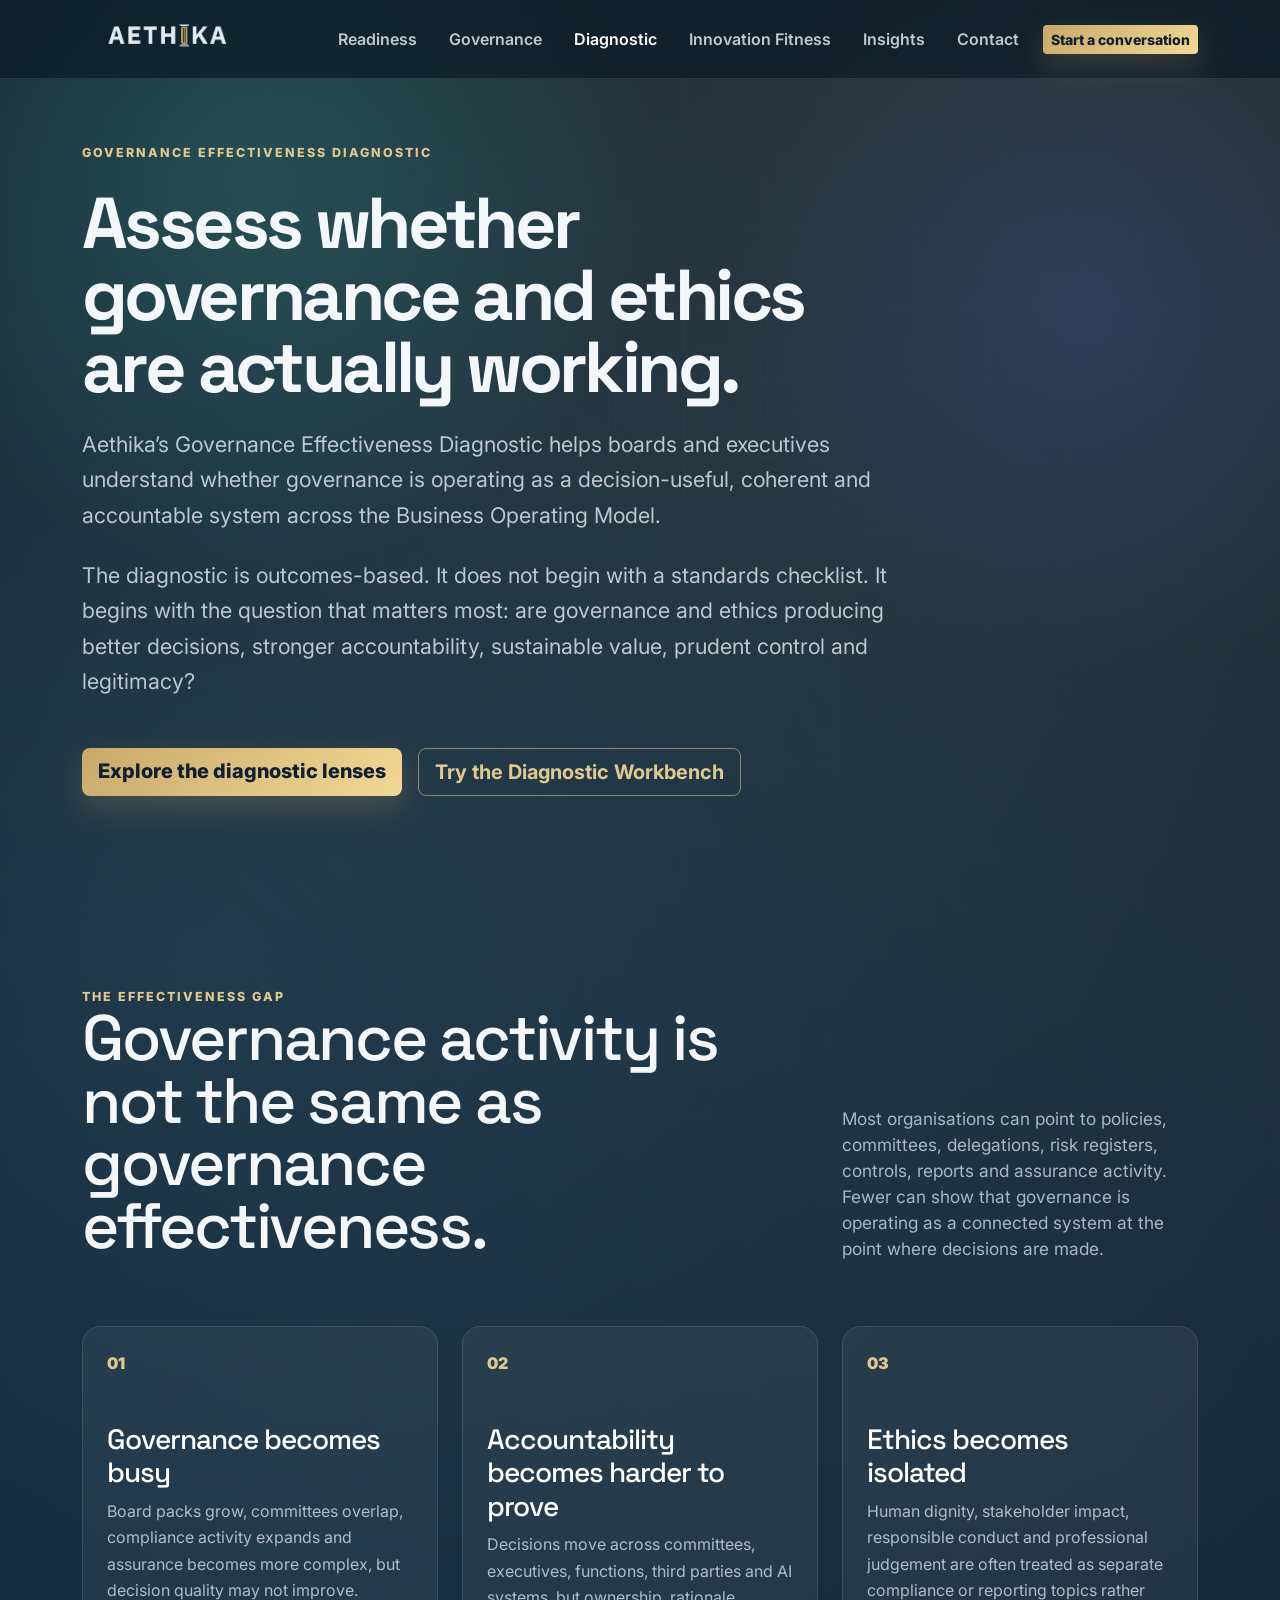
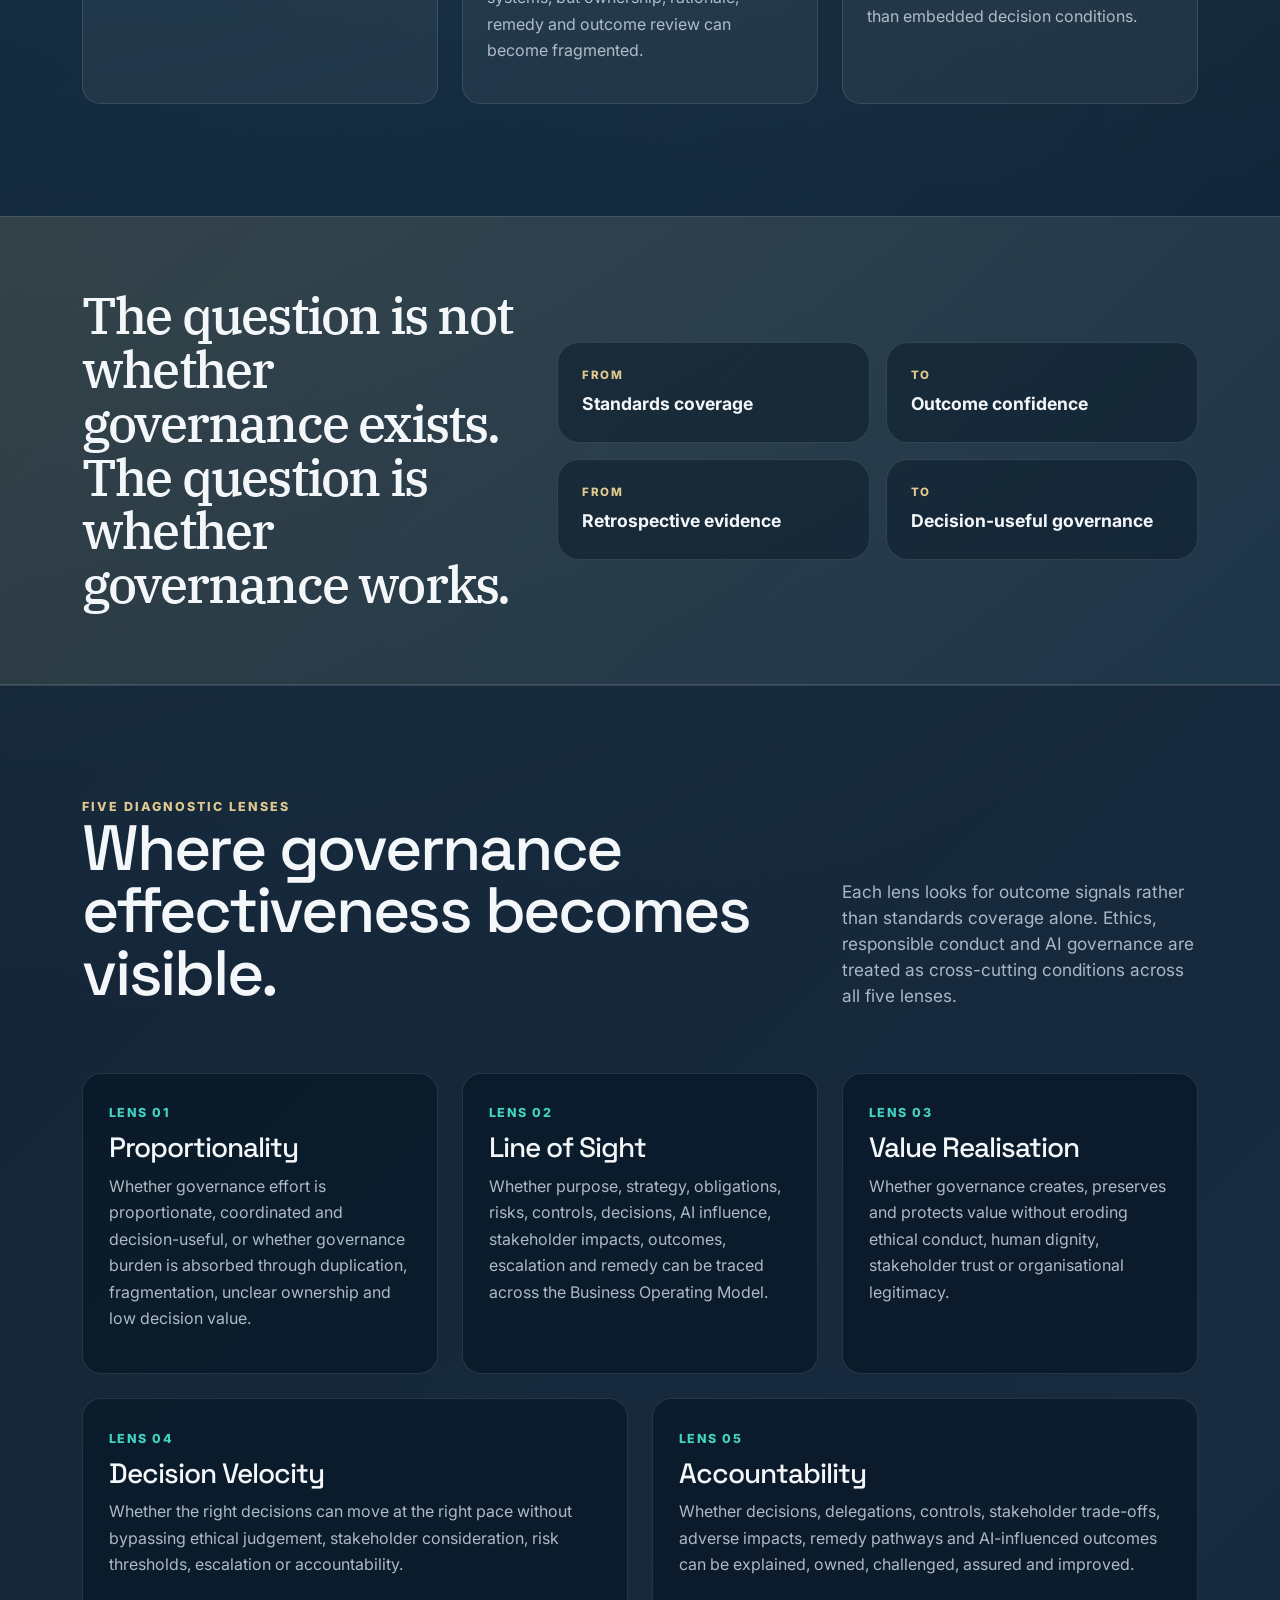
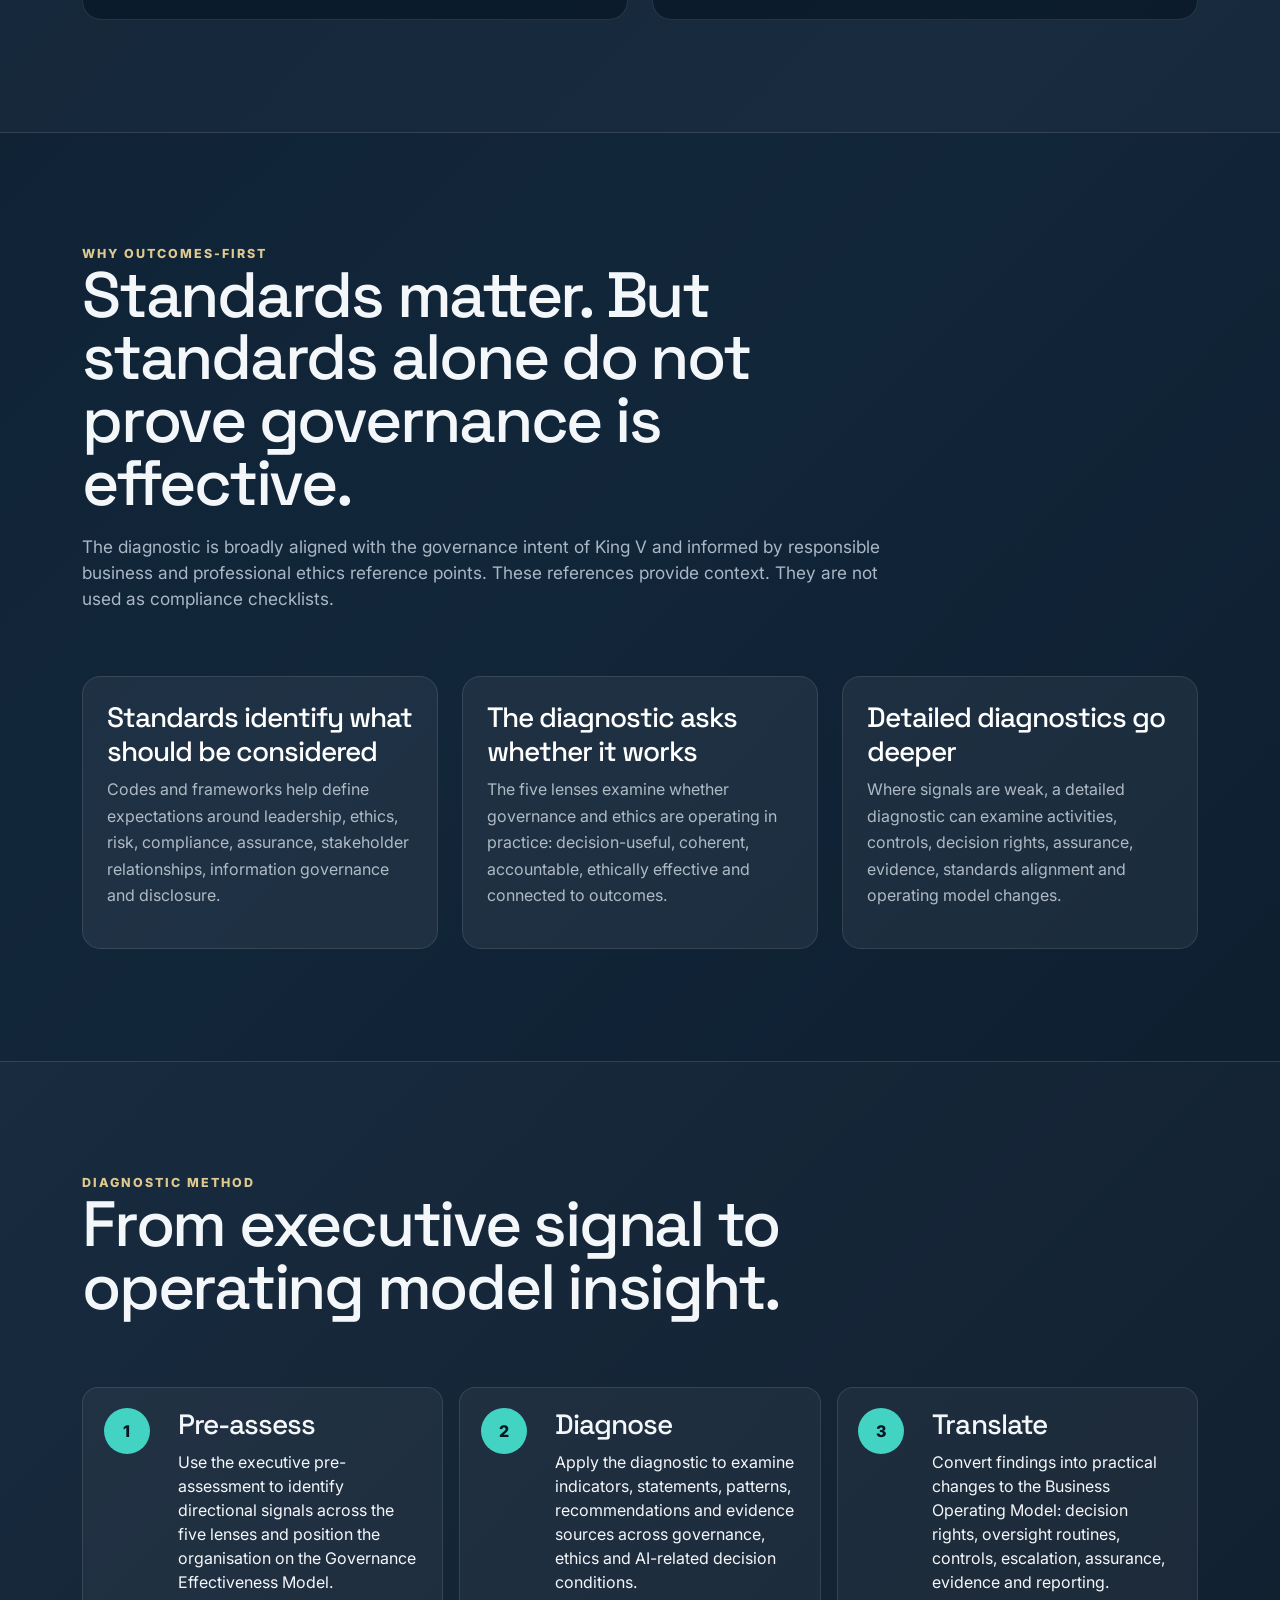
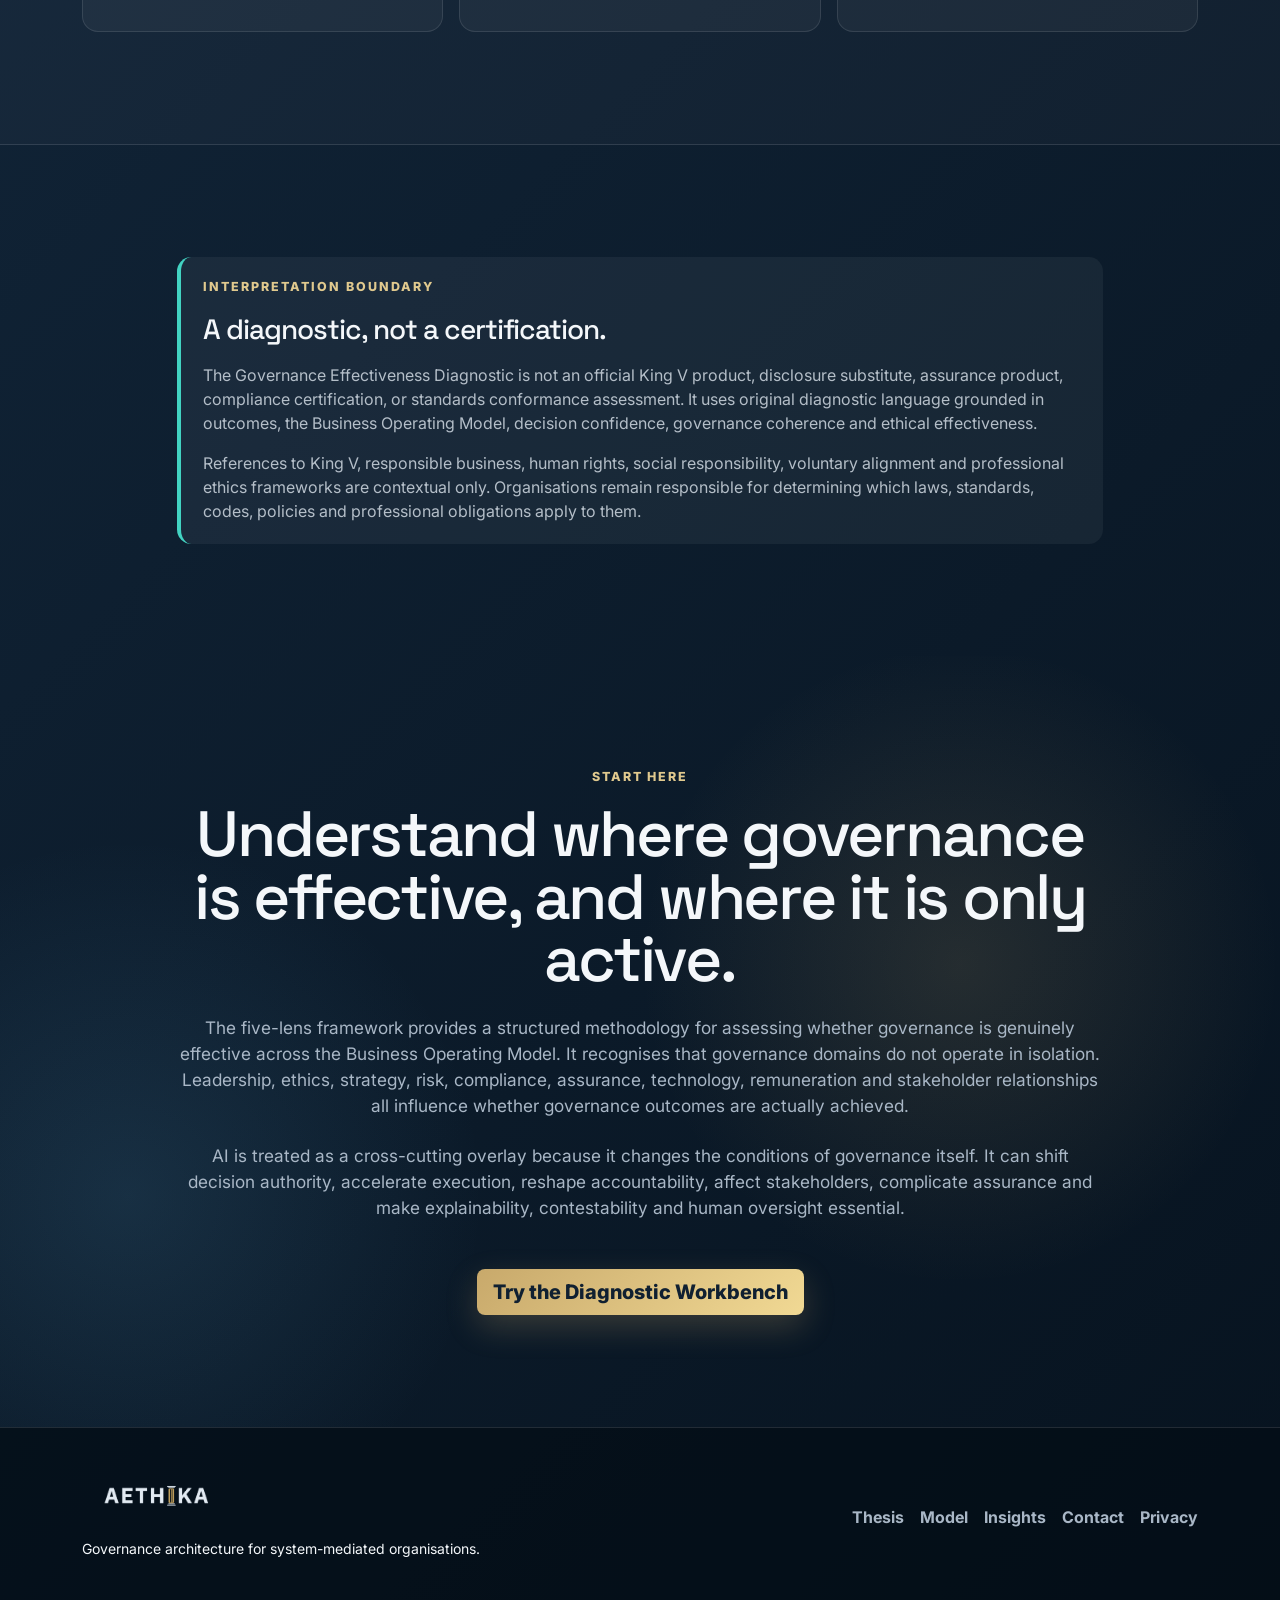
<file: governance-effectiveness-diagnostic.html>
<!doctype html>
<html lang="en" data-bs-theme="dark">
<head>
  <!-- Google tag (gtag.js) -->
  <script async src="https://www.googletagmanager.com/gtag/js?id=G-2K97YS6ZMQ"></script>
  <script>
    window.dataLayer = window.dataLayer || [];
    function gtag(){dataLayer.push(arguments);}
    gtag('js', new Date());
    gtag('config', 'G-2K97YS6ZMQ');
  </script>
  <meta charset="utf-8">
  <meta name="viewport" content="width=device-width, initial-scale=1">
  <title>Governance Effectiveness Diagnostic | Aethika</title>
  <meta name="title" content="Governance Effectiveness Diagnostic | Aethika">
  <meta name="description" content="An outcomes-based diagnostic for assessing whether governance and ethics operate as a decision-useful, coherent and accountable system across the Business Operating Model.">
  <meta name="author" content="Levine Naidoo">
  <meta name="theme-color" content="#081826">
  <link rel="canonical" href="https://www.aethika.com/governance-effectiveness-diagnostic.html">

  <meta property="og:type" content="website">
  <meta property="og:url" content="https://www.aethika.com/governance-effectiveness-diagnostic.html">
  <meta property="og:title" content="Governance Effectiveness Diagnostic | Aethika">
  <meta property="og:description" content="An outcomes-based diagnostic for assessing governance and ethics effectiveness across the Business Operating Model.">
  <meta property="og:image" content="https://www.aethika.com/assets/img/aethika-logo.png">
  <meta property="twitter:card" content="summary_large_image">
  <meta property="twitter:url" content="https://www.aethika.com/governance-effectiveness-diagnostic.html">
  <meta property="twitter:title" content="Governance Effectiveness Diagnostic | Aethika">
  <meta property="twitter:description" content="An outcomes-based diagnostic for governance coherence, decision confidence and ethical effectiveness.">
  <meta property="twitter:image" content="https://www.aethika.com/assets/img/aethika-logo.png">

  <link rel="preconnect" href="https://cdn.jsdelivr.net">
  <link rel="preconnect" href="https://fonts.googleapis.com">
  <link rel="preconnect" href="https://fonts.gstatic.com" crossorigin>
  <link href="https://cdn.jsdelivr.net/npm/bootstrap@5.3.8/dist/css/bootstrap.min.css" rel="stylesheet" integrity="sha384-sRIl4kxILFvY47J16cr9ZwB07vP4J8+LH7qKQnuqkuIAvNWLzeN8tE5YBujZqJLB" crossorigin="anonymous">
  <link href="https://cdn.jsdelivr.net/npm/bootstrap-icons@1.13.1/font/bootstrap-icons.min.css" rel="stylesheet">
  <link href="https://fonts.googleapis.com/css2?family=Inter:wght@400;500;600;700;800&family=IBM+Plex+Serif:ital,wght@0,500;0,600;1,500&family=Space+Grotesk:wght@500;600;700&display=swap" rel="stylesheet">
  <link href="assets/css/aethika.css" rel="stylesheet">
  <style>
    .diagnostic-hero { min-height: 82vh; padding: 9rem 0 5rem; position: relative; overflow: hidden; }
    .diagnostic-hero::before { content:""; position:absolute; inset:0; background: radial-gradient(circle at 20% 20%, rgba(66, 211, 194, 0.18), transparent 32%), radial-gradient(circle at 85% 35%, rgba(98, 126, 255, 0.14), transparent 30%); pointer-events:none; }
    .diagnostic-title { font-family: 'Space Grotesk', Inter, sans-serif; font-weight: 700; letter-spacing: -0.05em; line-height: 1; }
    .diagnostic-lead { color: rgba(232, 240, 248, 0.78); font-size: clamp(1.15rem, 2vw, 1.35rem); line-height: 1.65; max-width: 900px; }
    .diagnostic-panel { border: 1px solid rgba(255,255,255,0.12); background: linear-gradient(145deg, rgba(255,255,255,0.08), rgba(255,255,255,0.025)); border-radius: 1.4rem; box-shadow: 0 20px 70px rgba(0,0,0,0.28); }
    .diagnostic-card { background: rgba(255,255,255,0.055); border: 1px solid rgba(255,255,255,0.105); border-radius: 1.15rem; padding: 1.5rem; height: 100%; }
    .diagnostic-card h3, .diagnostic-card h4 { color: #fff; font-family: 'Space Grotesk', Inter, sans-serif; }
    .diagnostic-card p, .diagnostic-card li { color: rgba(232, 240, 248, 0.72); line-height: 1.65; }
    .diagnostic-card ul { padding-left: 1.15rem; margin-bottom: 0; }
    .lens-card { background: rgba(8,24,38,0.74); border: 1px solid rgba(255,255,255,0.115); border-radius: 1.2rem; padding: 1.6rem; height: 100%; }
    .lens-number { color: #42d3c2; font-size: 0.78rem; letter-spacing: .12em; text-transform: uppercase; font-weight: 800; }
    .lens-card h3 { font-family: 'Space Grotesk', Inter, sans-serif; margin-top: .5rem; }
    .lens-card p { color: rgba(232, 240, 248, 0.74); line-height: 1.65; }
    .method-step { display:grid; grid-template-columns: 58px 1fr; gap: 1rem; align-items:start; padding: 1.3rem; border-radius:1rem; border:1px solid rgba(255,255,255,0.105); background: rgba(255,255,255,0.045); }
    .step-badge { width:46px; height:46px; border-radius:50%; background:#42d3c2; color:#061521; display:flex; align-items:center; justify-content:center; font-weight:800; }
    .boundary-note { background: rgba(255,255,255,0.05); border-left: 4px solid #42d3c2; border-radius:.9rem; padding:1.35rem; }
    .boundary-note p { color: rgba(232, 240, 248, 0.75); }
    @media (max-width: 768px) { .diagnostic-hero { padding-top: 7rem; } .method-step { grid-template-columns:1fr; } }
  </style>
</head>
<body>
  <nav class="navbar navbar-expand-lg fixed-top aethika-nav" aria-label="Main navigation">
    <div class="container">
      <a class="navbar-brand d-flex align-items-center gap-3" href="index.html#top" aria-label="Aethika home">
        <img src="assets/img/aethika-logo.png" alt="Aethika" class="brand-logo">
      </a>
      <button class="navbar-toggler border-0" type="button" data-bs-toggle="collapse" data-bs-target="#mainNav" aria-controls="mainNav" aria-expanded="false" aria-label="Toggle navigation">
        <span class="navbar-toggler-icon"></span>
      </button>
      <div id="mainNav" class="collapse navbar-collapse">
        <ul class="navbar-nav ms-auto align-items-lg-center gap-lg-3">
          <li class="nav-item"><a class="nav-link" href="index.html#top">Readiness</a></li>
          <li class="nav-item"><a class="nav-link" href="index.html#governance">Governance</a></li>
          <li class="nav-item"><a class="nav-link active" aria-current="page" href="governance-effectiveness-diagnostic.html">Diagnostic</a></li>
          <li class="nav-item"><a class="nav-link" href="ifs.html">Innovation Fitness</a></li>
          <li class="nav-item"><a class="nav-link" href="insights.html">Insights</a></li>
          <li class="nav-item"><a class="nav-link" href="index.html#contact">Contact</a></li>
          <li class="nav-item"><a class="btn btn-aethika btn-sm" href="mailto:aethika@lxndigital.com">Start a conversation</a></li>
        </ul>
      </div>
    </div>
  </nav>

  <header id="top" class="diagnostic-hero">
    <div class="hero-grid" aria-hidden="true"></div>
    <div class="container position-relative">
      <div class="row align-items-center">
        <div class="col-lg-10 col-xl-9">
          <div class="eyebrow mb-4">Governance effectiveness diagnostic</div>
          <h1 class="display-2 diagnostic-title mb-4">Assess whether governance and ethics are actually working.</h1>
          <p class="diagnostic-lead mb-4">Aethika’s Governance Effectiveness Diagnostic helps boards and executives understand whether governance is operating as a decision-useful, coherent and accountable system across the Business Operating Model.</p>
          <p class="diagnostic-lead mb-5">The diagnostic is outcomes-based. It does not begin with a standards checklist. It begins with the question that matters most: are governance and ethics producing better decisions, stronger accountability, sustainable value, prudent control and legitimacy?</p>
          <div class="d-flex flex-column flex-sm-row gap-3">
            <a href="#lenses" class="btn btn-aethika btn-lg">Explore the diagnostic lenses</a>
            <a href="diagnostic-workbench-download.html" class="btn btn-outline-aethika btn-lg">Try the Diagnostic Workbench</a>
          </div>
        </div>
      </div>
    </div>
  </header>

  <main>
    <section class="section-padding" id="governance-gap">
      <div class="container">
        <div class="row align-items-end mb-5">
          <div class="col-lg-8">
            <div class="eyebrow">The effectiveness gap</div>
            <h2 class="section-title">Governance activity is not the same as governance effectiveness.</h2>
          </div>
          <div class="col-lg-4">
            <p class="section-intro">Most organisations can point to policies, committees, delegations, risk registers, controls, reports and assurance activity. Fewer can show that governance is operating as a connected system at the point where decisions are made.</p>
          </div>
        </div>
        <div class="row g-4">
          <div class="col-md-4"><article class="diagnostic-card"><span class="card-number">01</span><h3>Governance becomes busy</h3><p>Board packs grow, committees overlap, compliance activity expands and assurance becomes more complex, but decision quality may not improve.</p></article></div>
          <div class="col-md-4"><article class="diagnostic-card"><span class="card-number">02</span><h3>Accountability becomes harder to prove</h3><p>Decisions move across committees, executives, functions, third parties and AI systems, but ownership, rationale, remedy and outcome review can become fragmented.</p></article></div>
          <div class="col-md-4"><article class="diagnostic-card"><span class="card-number">03</span><h3>Ethics becomes isolated</h3><p>Human dignity, stakeholder impact, responsible conduct and professional judgement are often treated as separate compliance or reporting topics rather than embedded decision conditions.</p></article></div>
        </div>
      </div>
    </section>

    <section class="contrast-band py-5">
      <div class="container py-4">
        <div class="row g-4 align-items-center">
          <div class="col-lg-5"><h2 class="quote-title mb-0">The question is not whether governance exists. The question is whether governance works.</h2></div>
          <div class="col-lg-7">
            <div class="row g-3">
              <div class="col-sm-6"><div class="mini-metric"><span>From</span><strong>Standards coverage</strong></div></div>
              <div class="col-sm-6"><div class="mini-metric"><span>To</span><strong>Outcome confidence</strong></div></div>
              <div class="col-sm-6"><div class="mini-metric"><span>From</span><strong>Retrospective evidence</strong></div></div>
              <div class="col-sm-6"><div class="mini-metric"><span>To</span><strong>Decision-useful governance</strong></div></div>
            </div>
          </div>
        </div>
      </div>
    </section>

    <section class="section-padding soft-section" id="lenses">
      <div class="container">
        <div class="row align-items-end mb-5">
          <div class="col-lg-8">
            <div class="eyebrow">Five diagnostic lenses</div>
            <h2 class="section-title">Where governance effectiveness becomes visible.</h2>
          </div>
          <div class="col-lg-4"><p class="section-intro">Each lens looks for outcome signals rather than standards coverage alone. Ethics, responsible conduct and AI governance are treated as cross-cutting conditions across all five lenses.</p></div>
        </div>
        <div class="row g-4">
          <div class="col-md-6 col-xl-4"><article class="lens-card"><span class="lens-number">Lens 01</span><h3>Proportionality</h3><p>Whether governance effort is proportionate, coordinated and decision-useful, or whether governance burden is absorbed through duplication, fragmentation, unclear ownership and low decision value.</p></article></div>
          <div class="col-md-6 col-xl-4"><article class="lens-card"><span class="lens-number">Lens 02</span><h3>Line of Sight</h3><p>Whether purpose, strategy, obligations, risks, controls, decisions, AI influence, stakeholder impacts, outcomes, escalation and remedy can be traced across the Business Operating Model.</p></article></div>
          <div class="col-md-6 col-xl-4"><article class="lens-card"><span class="lens-number">Lens 03</span><h3>Value Realisation</h3><p>Whether governance creates, preserves and protects value without eroding ethical conduct, human dignity, stakeholder trust or organisational legitimacy.</p></article></div>
          <div class="col-md-6 col-xl-6"><article class="lens-card"><span class="lens-number">Lens 04</span><h3>Decision Velocity</h3><p>Whether the right decisions can move at the right pace without bypassing ethical judgement, stakeholder consideration, risk thresholds, escalation or accountability.</p></article></div>
          <div class="col-md-6 col-xl-6"><article class="lens-card"><span class="lens-number">Lens 05</span><h3>Accountability</h3><p>Whether decisions, delegations, controls, stakeholder trade-offs, adverse impacts, remedy pathways and AI-influenced outcomes can be explained, owned, challenged, assured and improved.</p></article></div>
        </div>
      </div>
    </section>

    <section class="section-padding" id="why-not-standards-only">
      <div class="container">
        <div class="row mb-5">
          <div class="col-lg-9">
            <div class="eyebrow">Why outcomes-first</div>
            <h2 class="section-title">Standards matter. But standards alone do not prove governance is effective.</h2>
            <p class="section-intro">The diagnostic is broadly aligned with the governance intent of King V and informed by responsible business and professional ethics reference points. These references provide context. They are not used as compliance checklists.</p>
          </div>
        </div>
        <div class="row g-4">
          <div class="col-lg-4"><div class="diagnostic-card"><h3>Standards identify what should be considered</h3><p>Codes and frameworks help define expectations around leadership, ethics, risk, compliance, assurance, stakeholder relationships, information governance and disclosure.</p></div></div>
          <div class="col-lg-4"><div class="diagnostic-card"><h3>The diagnostic asks whether it works</h3><p>The five lenses examine whether governance and ethics are operating in practice: decision-useful, coherent, accountable, ethically effective and connected to outcomes.</p></div></div>
          <div class="col-lg-4"><div class="diagnostic-card"><h3>Detailed diagnostics go deeper</h3><p>Where signals are weak, a detailed diagnostic can examine activities, controls, decision rights, assurance, evidence, standards alignment and operating model changes.</p></div></div>
        </div>
      </div>
    </section>

    <section class="section-padding soft-section" id="method">
      <div class="container">
        <div class="row mb-5"><div class="col-lg-8"><div class="eyebrow">Diagnostic method</div><h2 class="section-title">From executive signal to operating model insight.</h2></div></div>
        <div class="row g-3">
          <div class="col-lg-4"><div class="method-step"><div class="step-badge">1</div><div><h3>Pre-assess</h3><p>Use the executive pre-assessment to identify directional signals across the five lenses and position the organisation on the Governance Effectiveness Model.</p></div></div></div>
          <div class="col-lg-4"><div class="method-step"><div class="step-badge">2</div><div><h3>Diagnose</h3><p>Apply the diagnostic to examine indicators, statements, patterns, recommendations and evidence sources across governance, ethics and AI-related decision conditions.</p></div></div></div>
          <div class="col-lg-4"><div class="method-step"><div class="step-badge">3</div><div><h3>Translate</h3><p>Convert findings into practical changes to the Business Operating Model: decision rights, oversight routines, controls, escalation, assurance, evidence and reporting.</p></div></div></div>
        </div>
      </div>
    </section>

    <section class="section-padding" id="boundary">
      <div class="container">
        <div class="row justify-content-center">
          <div class="col-lg-10">
            <div class="boundary-note">
              <div class="eyebrow mb-3">Interpretation boundary</div>
              <h2 class="h3 mb-3">A diagnostic, not a certification.</h2>
              <p>The Governance Effectiveness Diagnostic is not an official King V product, disclosure substitute, assurance product, compliance certification, or standards conformance assessment. It uses original diagnostic language grounded in outcomes, the Business Operating Model, decision confidence, governance coherence and ethical effectiveness.</p>
              <p class="mb-0">References to King V, responsible business, human rights, social responsibility, voluntary alignment and professional ethics frameworks are contextual only. Organisations remain responsible for determining which laws, standards, codes, policies and professional obligations apply to them.</p>
            </div>
          </div>
        </div>
      </div>
    </section>

    <section id="contact" class="section-padding contact-section">
      <div class="container">
        <div class="row justify-content-center"><div class="col-xl-10 text-center">
          <div class="eyebrow mb-3">Start here</div>
          <h2 class="section-title mb-4">Understand where governance is effective, and where it is only active.</h2>
          <p class="section-intro mx-auto mb-4" style="max-width: 1100px;">The five-lens framework provides a structured methodology for assessing whether governance is genuinely effective across the Business Operating Model. It recognises that governance domains do not operate in isolation. Leadership, ethics, strategy, risk, compliance, assurance, technology, remuneration and stakeholder relationships all influence whether governance outcomes are actually achieved.</p>
          <p class="section-intro mx-auto mb-5" style="max-width: 1100px;">AI is treated as a cross-cutting overlay because it changes the conditions of governance itself. It can shift decision authority, accelerate execution, reshape accountability, affect stakeholders, complicate assurance and make explainability, contestability and human oversight essential.</p>
          <a href="diagnostic-workbench-download.html" class="btn btn-aethika btn-lg" onclick="gtag('event', 'diagnostic_workbench_click', { event_category: 'Governance Effectiveness', event_label: 'Diagnostic Page CTA', value: 1 });">Try the Diagnostic Workbench</a>
        </div></div>
      </div>
    </section>
  </main>

  <footer class="footer py-5">
    <div class="container">
      <div class="row g-4 align-items-center">
        <div class="col-md-6"><img src="assets/img/aethika-logo.png" alt="Aethika" class="footer-logo mb-3"><p class="mb-0 small">Governance architecture for system-mediated organisations.</p></div>
        <div class="col-md-6 text-md-end"><a href="index.html#thesis">Thesis</a><a href="index.html#model">Model</a><a href="insights.html">Insights</a><a href="index.html#contact">Contact</a><a href="privacy.html">Privacy</a></div>
      </div>
    </div>
  </footer>

  <script src="https://cdn.jsdelivr.net/npm/bootstrap@5.3.8/dist/js/bootstrap.bundle.min.js" integrity="sha384-FKyoEForCGlyvwx9Hj09JcYn3nv7wiPVlz7YYwJrWVcXK/BmnVDxM+D2scQbITxI" crossorigin="anonymous"></script>
  <script src="assets/js/aethika.js"></script>
</body>
</html>
</file>
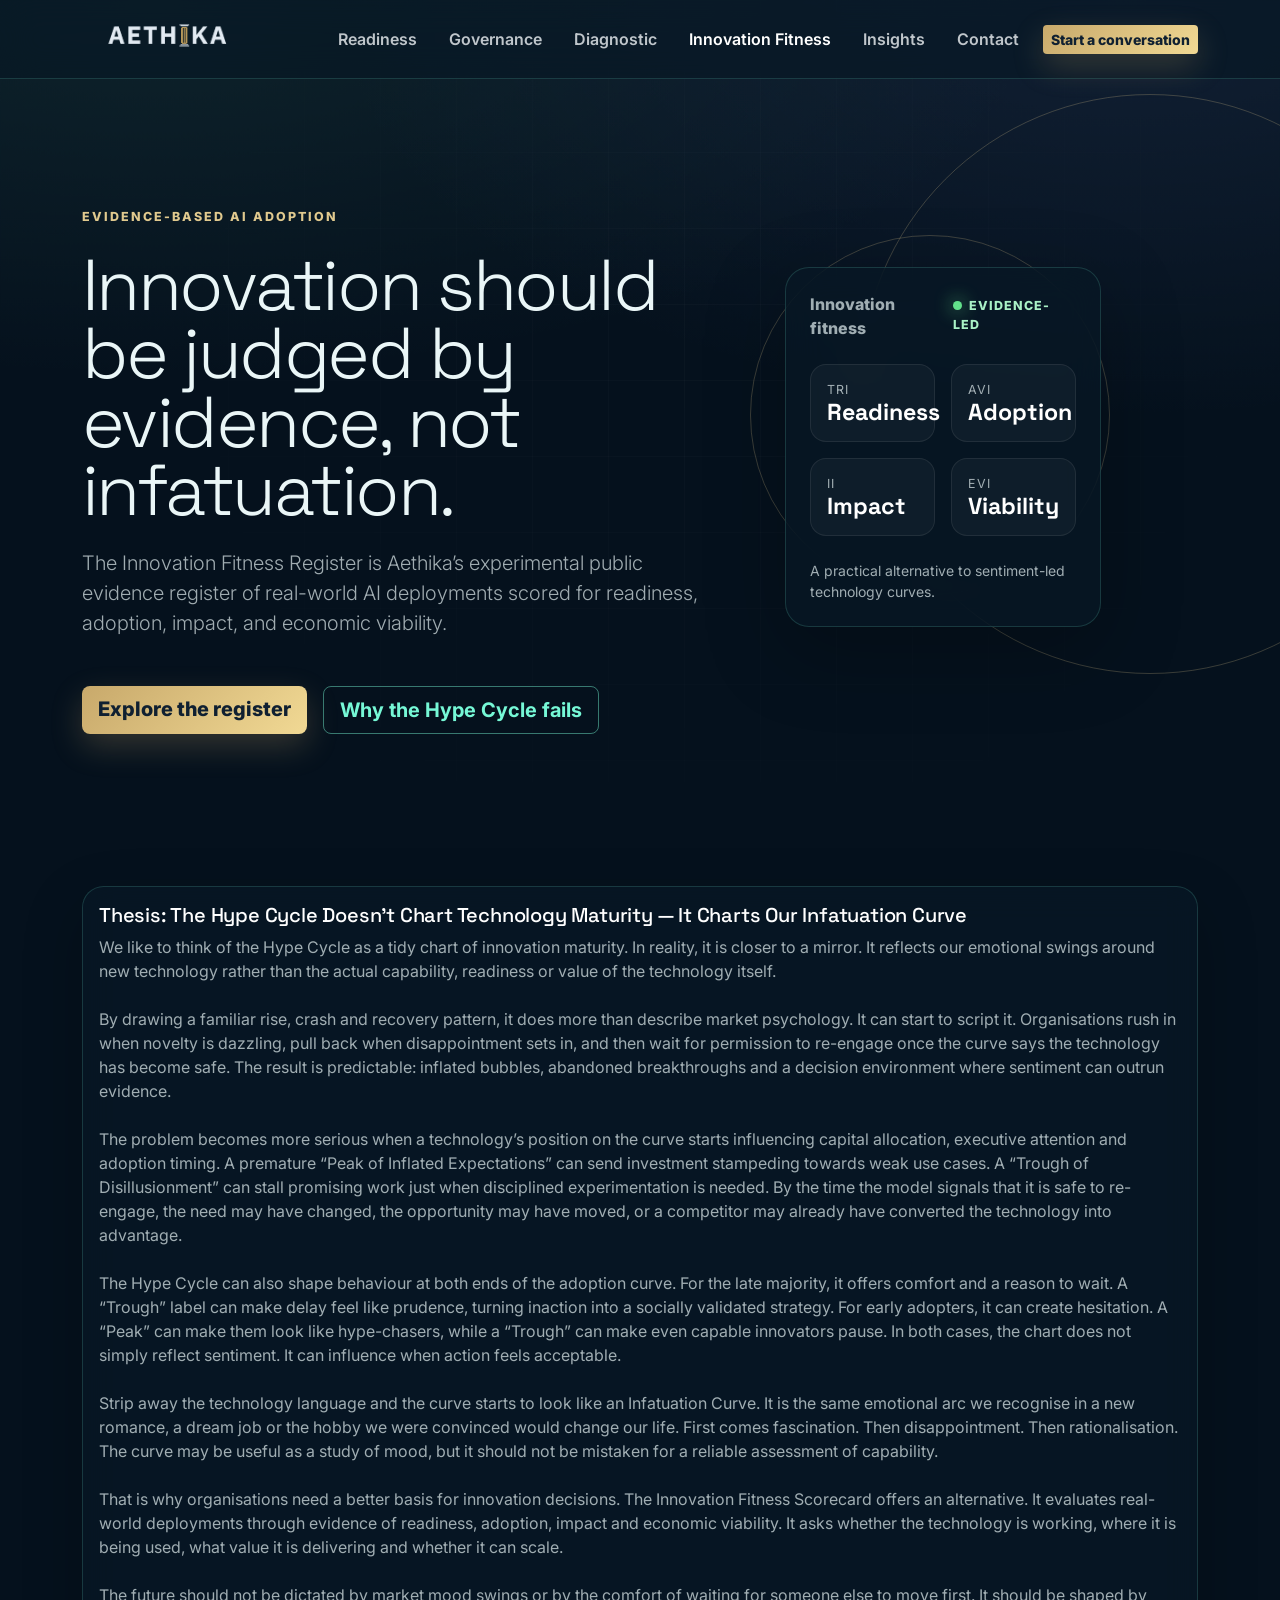
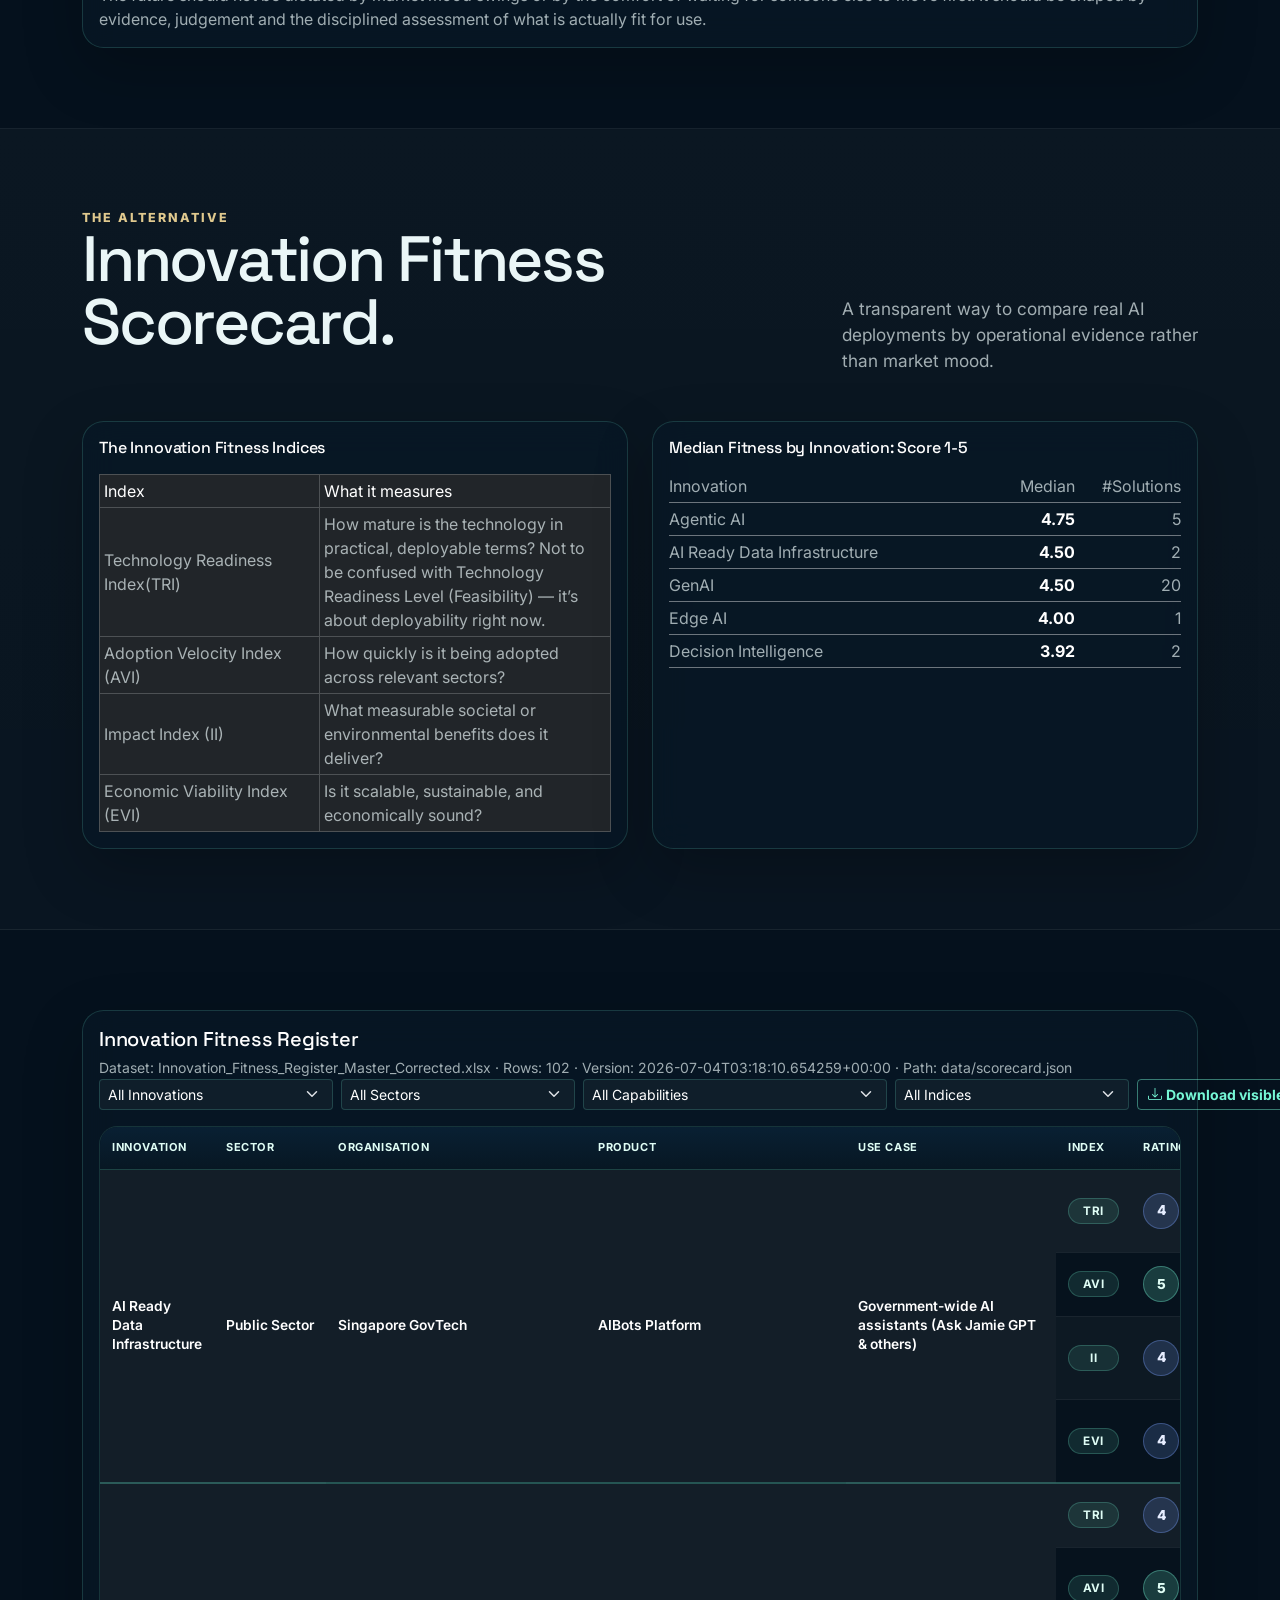
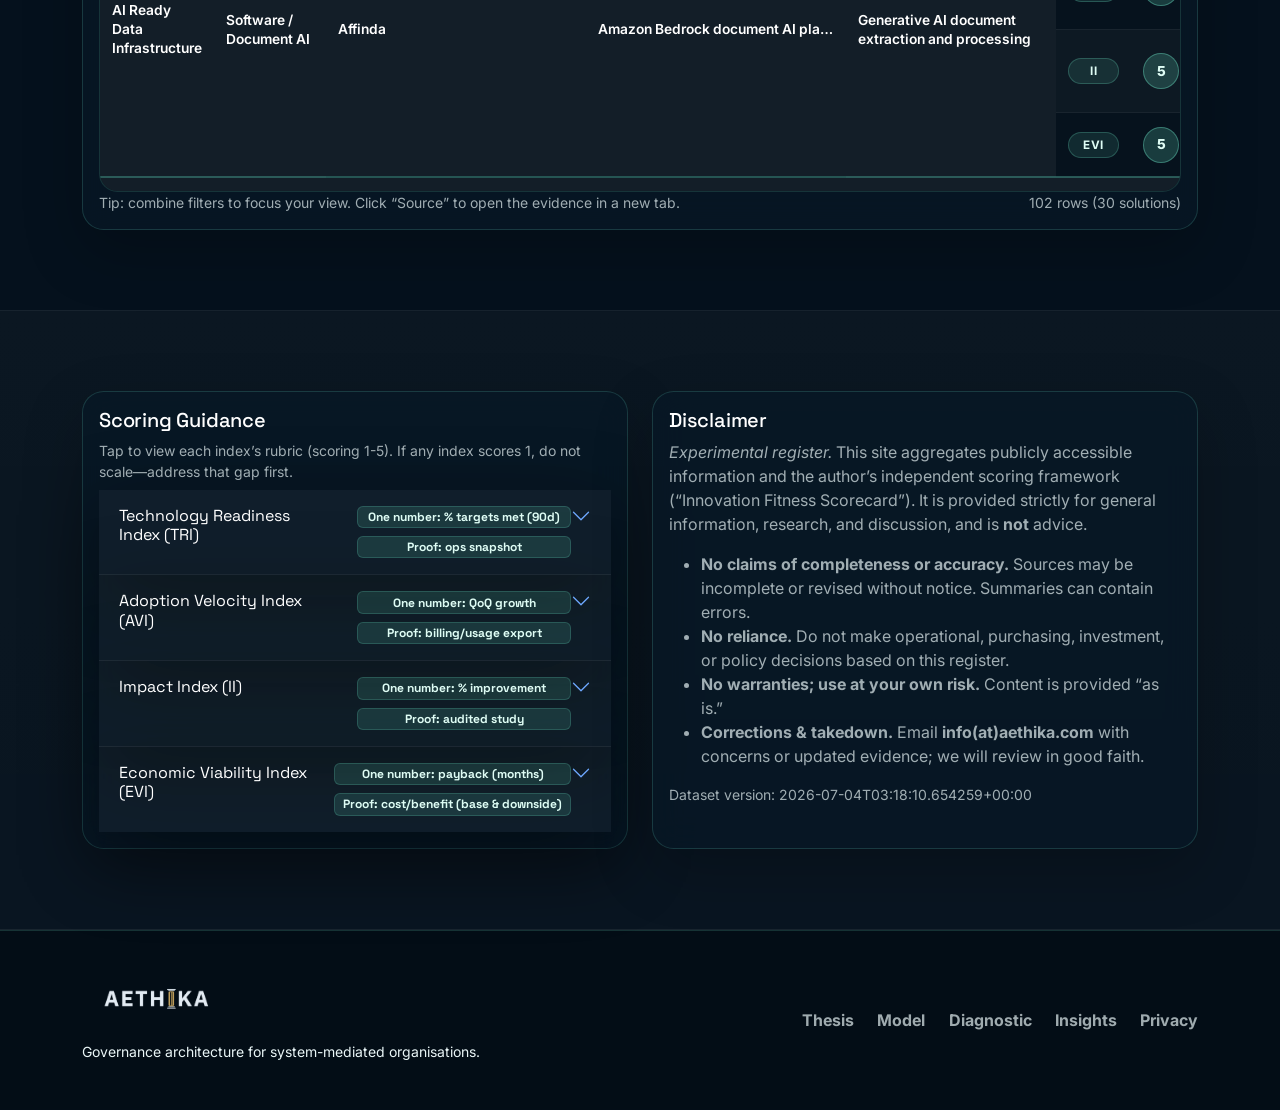
<file: ifs.html>
<!doctype html>
<html lang="en" data-bs-theme="dark">
<head>
  <!-- Google tag (gtag.js) -->
  <script async src="https://www.googletagmanager.com/gtag/js?id=G-2K97YS6ZMQ"></script>
  <script>
    window.dataLayer = window.dataLayer || [];
    function gtag(){dataLayer.push(arguments);}
    gtag('js', new Date());
    gtag('config', 'G-2K97YS6ZMQ');
  </script>
  <meta charset="utf-8">
  <meta name="viewport" content="width=device-width, initial-scale=1">
  <title>Aethika | Innovation Fitness Register</title>
  <meta name="description" content="An evidence-based register of real-world AI deployments evaluated using the Innovation Fitness Scorecard rather than market sentiment.">
  <meta name="robots" content="noindex"> <!-- remove when ready to index -->
  <meta name="theme-color" content="#081826">
  <link rel="preconnect" href="https://cdn.jsdelivr.net">
  <link rel="preconnect" href="https://fonts.googleapis.com">
  <link rel="preconnect" href="https://fonts.gstatic.com" crossorigin>
  <link href="https://cdn.jsdelivr.net/npm/bootstrap@5.3.8/dist/css/bootstrap.min.css" rel="stylesheet" integrity="sha384-sRIl4kxILFvY47J16cr9ZwB07vP4J8+LH7qKQnuqkuIAvNWLzeN8tE5YBujZqJLB" crossorigin="anonymous">
  <link href="https://cdn.jsdelivr.net/npm/bootstrap-icons@1.13.1/font/bootstrap-icons.min.css" rel="stylesheet">
  <link href="https://fonts.googleapis.com/css2?family=Inter:wght@400;500;600;700;800&family=IBM+Plex+Serif:ital,wght@0,500;0,600;1,500&family=Space+Grotesk:wght@500;600;700&display=swap" rel="stylesheet">
  <link href="assets/css/aethika.css" rel="stylesheet">
  <style>
    :root {
      --aethika-ink: #eaf6f7;
      --aethika-muted: rgba(234, 246, 247, .68);
      --aethika-panel: rgba(8, 24, 38, .72);
      --aethika-line: rgba(118, 248, 214, .16);
      --aethika-accent: #76f8d6;
      --aethika-accent-2: #7aa2ff;
      --aethika-deep: #05111d;
    }

    body {
      background: radial-gradient(900px 380px at 12% 0%, rgba(118, 248, 214, .08), transparent),
                  radial-gradient(800px 420px at 88% 0%, rgba(122, 162, 255, .10), transparent),
                  var(--aethika-deep);
      color: var(--aethika-ink);
      font-family: Inter, system-ui, -apple-system, BlinkMacSystemFont, "Segoe UI", sans-serif;
    }

    .register-hero { min-height: 72vh; padding-top: 7rem; }
    .register-hero .hero-lead { max-width: 840px; }
    .register-panel { border: 1px solid var(--aethika-line); border-radius: 1.5rem; background: rgba(8, 24, 38, .68); box-shadow: 0 24px 80px rgba(0, 0, 0, .25); backdrop-filter: blur(18px); }
    .register-kpi { padding: 1rem; border: 1px solid rgba(255,255,255,.08); border-radius: 1rem; background: rgba(255,255,255,.035); }
    .register-kpi span { display:block; color: var(--aethika-muted); font-size: .78rem; text-transform: uppercase; letter-spacing: .08em; }
    .register-kpi strong { display:block; font-family: "Space Grotesk", Inter, sans-serif; font-size: 1.45rem; line-height: 1.1; color: #fff; }

    .card-elevate,
    .register-card {
      border: 1px solid var(--aethika-line) !important;
      border-radius: 1.35rem !important;
      background: var(--aethika-panel) !important;
      box-shadow: 0 22px 60px rgba(0, 0, 0, .22);
      backdrop-filter: blur(16px);
    }
    .card-title { font-family: "Space Grotesk", Inter, sans-serif; letter-spacing: -.01em; }
    .text-white-50 { color: var(--aethika-muted) !important; }
    .section-padding { padding: 5rem 0; }
    .soft-section { background: linear-gradient(180deg, rgba(255,255,255,.025), rgba(255,255,255,.015)); border-top: 1px solid rgba(255,255,255,.06); border-bottom: 1px solid rgba(255,255,255,.06); }

    .table-sticky-wrap {
      max-height: 74vh;
      overflow: auto;
      scrollbar-gutter: stable both-edges;
      border: 1px solid rgba(118,248,214,.16);
      border-radius: 1.15rem;
      background: rgba(3, 10, 18, .46);
      box-shadow: inset 0 1px 0 rgba(255,255,255,.04);
    }
    #scoreTable {
      --bs-table-bg: transparent;
      --bs-table-striped-bg: rgba(255,255,255,.026);
      --bs-table-hover-bg: rgba(118,248,214,.07);
      margin-bottom: 0;
      font-size: .86rem;
      line-height: 1.38;
    }
    #scoreTable thead th {
      position: sticky;
      top: 0;
      background: linear-gradient(180deg, #092033, #071723);
      color: #dffdf5;
      z-index: 2;
      border-bottom: 1px solid rgba(118,248,214,.22);
      font-size: .69rem;
      letter-spacing: .055em;
      text-transform: uppercase;
      white-space: nowrap;
      padding: .85rem .75rem;
    }
    #scoreTable td, #scoreTable th {
      border-color: rgba(255,255,255,.075);
    }
    #scoreTable tbody td {
      padding: .78rem .75rem;
      color: rgba(234,246,247,.84);
      vertical-align: middle;
    }
    #scoreTable tbody tr.group-head td {
      background: rgba(255,255,255,.035);
    }
    #scoreTable tbody tr.group-body td {
      background: rgba(255,255,255,.012);
    }
    #scoreTable tbody tr:hover td {
      color: #fff;
    }
    .group-sep td {
      border-top: 2px solid rgba(118,248,214,.30)!important;
    }
    .merged {
      vertical-align: middle;
      font-weight: 600;
      color: #fff !important;
    }
    .truncate {
      max-width: 260px;
      white-space: nowrap;
      overflow: hidden;
      text-overflow: ellipsis;
    }
    .cell-usecase {
      min-width: 210px;
      max-width: 280px;
    }
    .cell-one-number {
      min-width: 230px;
      max-width: 320px;
      color: #fff !important;
      font-weight: 500;
    }
    .cell-commentary {
      min-width: 320px;
      max-width: 460px;
      color: rgba(234,246,247,.72) !important;
    }
    .cell-proof {
      min-width: 220px;
      max-width: 300px;
      color: rgba(234,246,247,.72) !important;
    }
    .index-badge {
      display: inline-flex;
      align-items: center;
      justify-content: center;
      min-width: 3.2rem;
      padding: .25rem .55rem;
      border-radius: 999px;
      border: 1px solid rgba(118,248,214,.22);
      background: rgba(118,248,214,.10);
      color: #dffdf5;
      font-weight: 700;
      font-size: .73rem;
      letter-spacing: .04em;
    }
    .score-pill {
      display: inline-flex;
      align-items: center;
      justify-content: center;
      width: 2.25rem;
      height: 2.25rem;
      border-radius: 999px;
      font-weight: 800;
      border: 1px solid rgba(255,255,255,.14);
      background: rgba(255,255,255,.06);
      color: #fff;
    }
    .score-5 { background: rgba(118,248,214,.18); border-color: rgba(118,248,214,.34); color: #dffdf5; }
    .score-4 { background: rgba(122,162,255,.18); border-color: rgba(122,162,255,.34); color: #e6edff; }
    .score-3 { background: rgba(253,230,138,.16); border-color: rgba(253,230,138,.30); color: #fff3bf; }
    .score-2, .score-1 { background: rgba(252,165,165,.16); border-color: rgba(252,165,165,.30); color: #ffdada; }
    .source-link {
      display: inline-flex;
      align-items: center;
      gap: .35rem;
      padding: .28rem .55rem;
      border-radius: 999px;
      border: 1px solid rgba(118,248,214,.30);
      background: rgba(118,248,214,.08);
      color: var(--aethika-accent);
      text-decoration: none;
      white-space: nowrap;
      font-weight: 600;
      font-size: .78rem;
    }
    .source-link:hover {
      background: rgba(118,248,214,.16);
      color: #fff;
    }
    .diag { white-space: pre-wrap; font-family: ui-monospace, SFMono-Regular, Menlo, monospace; }

    .filters .form-select, .filters .btn { min-width: 190px; }
    .form-select { background-color: rgba(255,255,255,.04); border-color: rgba(118,248,214,.18); color: #fff; }
    .form-select:focus { border-color: var(--aethika-accent); box-shadow: 0 0 0 .2rem rgba(118,248,214,.12); }
    .btn-outline-aethika, .btn-outline-light { border-color: rgba(118,248,214,.45) !important; color: var(--aethika-accent) !important; }
    .btn-outline-aethika:hover, .btn-outline-light:hover { background: rgba(118,248,214,.14) !important; color: #fff !important; }

    .accordion-item { background: transparent !important; border-color: rgba(255,255,255,.10) !important; }
    .accordion-button { background: rgba(255,255,255,.035) !important; color: #fff !important; box-shadow: none !important; }
    .accordion-button:not(.collapsed) { background: rgba(118,248,214,.08) !important; }
    .badge.bg-secondary { background-color: rgba(118,248,214,.12) !important; color: #dffdf5; border: 1px solid rgba(118,248,214,.18); }

    a { color: var(--aethika-accent); }
    a:hover { color: #fff; }
    .footer a { margin-left: 1.2rem; color: var(--aethika-muted); text-decoration: none; }
    .footer a:hover { color: #fff; }

    @media (max-width: 767.98px) {
      .register-hero { min-height: auto; padding-top: 6rem; padding-bottom: 4rem; }
      .section-padding { padding: 3.5rem 0; }
      .filters .form-select, .filters .btn { min-width: 100%; }
    }
  </style>
</head>
<body>
  <nav class="navbar navbar-expand-lg fixed-top aethika-nav" aria-label="Main navigation">
    <div class="container">
      <a class="navbar-brand d-flex align-items-center gap-3" href="index.html#top" aria-label="Aethika home">
        <img src="assets/img/aethika-logo.png" alt="Aethika" class="brand-logo">
      </a>
      <button class="navbar-toggler border-0" type="button" data-bs-toggle="collapse" data-bs-target="#mainNav" aria-controls="mainNav" aria-expanded="false" aria-label="Toggle navigation">
        <span class="navbar-toggler-icon"></span>
      </button>
      <div id="mainNav" class="collapse navbar-collapse">
        <ul class="navbar-nav ms-auto align-items-lg-center gap-lg-3">
          <li class="nav-item"><a class="nav-link" href="index.html#top">Readiness</a></li>
          <li class="nav-item"><a class="nav-link" href="index.html#governance">Governance</a></li>
          <li class="nav-item"><a class="nav-link" href="governance-effectiveness-diagnostic.html">Diagnostic</a></li>
          <li class="nav-item"><a class="nav-link active" aria-current="page" href="ifs.html">Innovation Fitness</a></li>
          <li class="nav-item"><a class="nav-link" href="insights.html">Insights</a></li>
          <li class="nav-item"><a class="nav-link" href="index.html#contact">Contact</a></li>
          <li class="nav-item"><a class="btn btn-aethika btn-sm" href="mailto:aethika@lxndigital.com">Start a conversation</a></li>
        </ul>
      </div>
    </div>
  </nav>

  <header id="top" class="hero-section register-hero position-relative overflow-hidden">
    <div class="hero-grid" aria-hidden="true"></div>
    <div class="signal-orbit orbit-one" aria-hidden="true"></div>
    <div class="signal-orbit orbit-two" aria-hidden="true"></div>
    <div class="container position-relative">
      <div class="row align-items-center g-5 py-5">
        <div class="col-lg-8 col-xl-7 pt-5">
          <div class="eyebrow mb-4">Evidence-based AI adoption</div>
          <h1 class="display-2 hero-title mb-4">Innovation should be judged by evidence, not infatuation.</h1>
          <p class="lead hero-lead mb-5">The Innovation Fitness Register is Aethika’s experimental public evidence register of real-world AI deployments scored for readiness, adoption, impact, and economic viability.</p>
          <div class="d-flex flex-column flex-sm-row gap-3">
            <a href="#register" class="btn btn-aethika btn-lg">Explore the register</a>
            <a href="#infatuation-curve" class="btn btn-outline-aethika btn-lg">Why the Hype Cycle fails</a>
          </div>
        </div>
        <div class="col-lg-4 d-none d-lg-block">
          <div class="register-panel p-4 ms-xl-4">
            <div class="console-header d-flex justify-content-between align-items-center mb-4">
              <span>Innovation fitness</span>
              <span class="live-dot">Evidence-led</span>
            </div>
            <div class="row g-3">
              <div class="col-6"><div class="register-kpi"><span>TRI</span><strong>Readiness</strong></div></div>
              <div class="col-6"><div class="register-kpi"><span>AVI</span><strong>Adoption</strong></div></div>
              <div class="col-6"><div class="register-kpi"><span>II</span><strong>Impact</strong></div></div>
              <div class="col-6"><div class="register-kpi"><span>EVI</span><strong>Viability</strong></div></div>
            </div>
            <p class="text-white-50 small mb-0 mt-4">A practical alternative to sentiment-led technology curves.</p>
          </div>
        </div>
      </div>
    </div>
  </header>

  <main>
    <section class="container my-4">
      <div id="topNotice" class="alert alert-warning border-0 d-none" role="alert"></div>
    </section>

    <!-- Infatuation Curve thesis -->
    <section id="infatuation-curve" class="section-padding">
      <div class="container">
      <div class="row g-4">
        <div class="col-lg-12">
          <div class="card card-elevate register-card text-white">
            <div class="card-body">
              <h5 class="card-title">Thesis: The Hype Cycle Doesn’t Chart Technology Maturity — It Charts Our Infatuation Curve</h5>
              <p class="card-text text-white-50">We like to think of the Hype Cycle as a tidy chart of innovation maturity. In reality, 
                it is closer to a mirror. It reflects our emotional swings around new technology rather than the actual capability, 
                readiness or value of the technology itself. <br><br>
                By drawing a familiar rise, crash and recovery pattern, it does more than describe market psychology. It can start to 
                script it. Organisations rush in when novelty is dazzling, pull back when disappointment sets in, and then wait for 
                permission to re-engage once the curve says the technology has become safe. The result is predictable: inflated bubbles, 
                abandoned breakthroughs and a decision environment where sentiment can outrun evidence. <br><br>
                The problem becomes more serious when a technology’s position on the curve starts influencing capital allocation, 
                executive attention and adoption timing. A premature “Peak of Inflated Expectations” can send investment stampeding 
                towards weak use cases. A “Trough of Disillusionment” can stall promising work just when disciplined experimentation 
                is needed. By the time the model signals that it is safe to re-engage, the need may have changed, the opportunity may 
                have moved, or a competitor may already have converted the technology into advantage.<br><br>
                The Hype Cycle can also shape behaviour at both ends of the adoption curve. For the late majority, it offers comfort 
                and a reason to wait. A “Trough” label can make delay feel like prudence, turning inaction into a socially validated 
                strategy. For early adopters, it can create hesitation. A “Peak” can make them look like hype-chasers, while a “Trough” 
                can make even capable innovators pause. In both cases, the chart does not simply reflect sentiment. It can influence 
                when action feels acceptable. <br><br>
                Strip away the technology language and the curve starts to look like an Infatuation Curve. It is the same emotional 
                arc we recognise in a new romance, a dream job or the hobby we were convinced would change our life. First comes 
                fascination. Then disappointment. Then rationalisation. The curve may be useful as a study of mood, but it should 
                not be mistaken for a reliable assessment of capability. <br><br>
                That is why organisations need a better basis for innovation decisions. The Innovation Fitness Scorecard offers an 
                alternative. It evaluates real-world deployments through evidence of readiness, adoption, impact and economic viability. 
                It asks whether the technology is working, where it is being used, what value it is delivering and whether it can scale. <br><br>
                The future should not be dictated by market mood swings or by the comfort of waiting for someone else to move first. 
                It should be shaped by evidence, judgement and the disciplined assessment of what is actually fit for use.
              </p>
            </div>
          </div>
        </div>
        
      </div>
      </div>
    </section>

    <!-- Innovation Fitness Scorecard summary -->
    <section class="section-padding soft-section">
      <div class="container">
        <div class="row align-items-end mb-5">
          <div class="col-lg-8">
            <div class="eyebrow">The alternative</div>
            <h2 class="section-title">Innovation Fitness Scorecard.</h2>
          </div>
          <div class="col-lg-4">
            <p class="section-intro mb-0">A transparent way to compare real AI deployments by operational evidence rather than market mood.</p>
          </div>
        </div>
        <div class="row g-4" id="summaryCards"></div>
      </div>
    </section>

    <!-- Scorecard Table -->
    <section id="register" class="section-padding">
      <div class="container">
      <div class="card card-elevate register-card text-white">
        <div class="card-body">
          <div class="d-flex flex-wrap align-items-center justify-content-between mb-3">
            <div>
              <h5 class="card-title mb-1">Innovation Fitness Register</h5>
              <small id="datasetMeta" class="text-white-50">Loading dataset…</small>
            </div>
             <div class="filters d-flex gap-2 flex-column flex-sm-row align-items-start align-items-sm-center">
              <select class="form-select form-select-sm" style="width:auto" id="innovationFilter" aria-label="Filter by innovation"></select>
              <select class="form-select form-select-sm" style="width:auto" id="sectorFilter" aria-label="Filter by sector"></select>
              <select class="form-select form-select-sm" style="width:auto" id="capabilityFilter" aria-label="Filter by business capability"></select>
              <select class="form-select form-select-sm" style="width:auto" id="indexFilter" aria-label="Filter by index"></select>
              <button class="btn btn-outline-aethika btn-sm" style="width:auto" id="downloadBtn"><i class="bi bi-download me-1"></i>Download visible CSV</button>
            </div>
          </div>

          <div class="table-responsive table-sticky-wrap">
            <table class="table table-dark table-hover table-striped align-middle" id="scoreTable">
            <thead>
              <tr>
                <th>Innovation</th>
                <th>Sector</th>
                <th>Organisation</th>
                <th>Product</th>
                <th>Use Case</th>
                <th>Index</th>
                <th>Rating (1–5)</th>
                <th>One Number to Check</th>
                <th>Commentary</th>
                <th>Proof Artefact</th>
                <th>Source</th>
              </tr>
            </thead>

    
    
              <tbody></tbody>
            </table>
          </div>

          <div class="d-flex justify-content-between text-white-50 small">
            <div>Tip: combine filters to focus your view. Click “Source” to open the evidence in a new tab.</div>
            <div id="rowCount"></div>
          </div>
          <div id="diagnostics" class="diag text-white-50 small mt-3 d-none"></div>
        </div>
      </div>
      </div>
    </section>

    <section class="section-padding soft-section">
      <div class="container">
  <div class="row g-4 align-items-stretch">
    <!-- gi -->
    <div class="col-12 col-lg-6">
      <div class="card card-elevate register-card text-white h-100">
        <div class="card-body">
          <h5 class="card-title">Scoring Guidance</h5>
          <div class="small text-white-50 mb-2">Tap to view each index’s rubric (scoring 1-5). If any index scores 1, do not scale—address that gap first.</div>

          <div class="accordion accordion-flush" id="guidanceAccordion">
            <!-- TRI -->
            <div class="accordion-item bg-dark text-white border-secondary">
              <h2 class="accordion-header" id="triHead">
                <button class="accordion-button collapsed bg-dark text-white py-3 d-flex flex-column flex-sm-row align-items-center align-items-sm-start"
                        type="button" data-bs-toggle="collapse" data-bs-target="#triBody" aria-expanded="false" aria-controls="triBody">
                  <!-- Left column: title -->
                  <span class="text-white me-sm-3 flex-grow-1 w-100 w-sm-auto mx-auto mx-sm-0 text-center text-sm-start text-wrap text-break">
                    Technology Readiness Index (TRI)
                  </span>
                  <!-- Right column: badges stacked vertically -->
                   <span class="d-flex flex-column align-items-center align-items-sm-end ms-sm-2 mt-2 mt-sm-0 w-100 w-sm-auto mx-auto mx-sm-0 gap-2">
                      <span class="badge bg-secondary w-100 w-sm-auto text-center text-break">One number: % targets met (90d)</span>
                      <span class="badge bg-secondary w-100 w-sm-auto text-center text-break">Proof: ops snapshot
                    </span>
                  </span>
                  </button>
              </h2>
              <div id="triBody" class="accordion-collapse collapse" aria-labelledby="triHead" data-bs-parent="#guidanceAccordion">
                <div class="accordion-body pt-2">
                  <ol class="mb-0 ps-3">
                    <li>Not live or fewer than 50% of reliability targets met.</li>
                    <li>50–69% of targets met (pilot or staging only).</li>
                    <li>70–84% of targets met (one live site or a strong pilot).</li>
                    <li>85–94% of targets met across two or more live customers.</li>
                    <li>95% or more of targets met across two or more live customers.</li>
                  </ol>
                </div>
              </div>
            </div>

            <!-- AVI -->
            <div class="accordion-item bg-dark text-white border-secondary">
              <h2 class="accordion-header" id="aviHead">
                <button class="accordion-button collapsed bg-dark text-white py-3 d-flex flex-column flex-sm-row align-items-center align-items-sm-start"
                        type="button" data-bs-toggle="collapse" data-bs-target="#aviBody" aria-expanded="false" aria-controls="aviBody">
                  <!-- Left column: title -->
                  <span class="text-white me-sm-3 flex-grow-1 w-100 w-sm-auto mx-auto mx-sm-0 text-center text-sm-start text-wrap text-break">
                    Adoption Velocity Index (AVI)
                  </span>
                  <!-- Right column: badges stacked vertically -->
                    <span class="d-flex flex-column align-items-center align-items-sm-end ms-sm-2 mt-2 mt-sm-0 w-100 w-sm-auto mx-auto mx-sm-0 gap-2">
                      <span class="badge bg-secondary w-100 w-sm-auto text-center text-break">One number: QoQ growth</span>
                      <span class="badge bg-secondary w-100 w-sm-auto text-center text-break">Proof: billing/usage export
                    </span>
                  </span>
                  </button>
              </h2>
              <div id="aviBody" class="accordion-collapse collapse" aria-labelledby="aviHead" data-bs-parent="#guidanceAccordion">
                <div class="accordion-body pt-2">
                  <ol class="mb-0 ps-3">
                    <li>Declining or flat.</li>
                    <li>0–9% growth since last quarter.</li>
                    <li>10–24% growth since last quarter.</li>
                    <li>25–49% growth since last quarter.</li>
                    <li>50% or more growth since last quarter and most customers remain after six months (around 80% or higher).</li>
                  </ol>
                </div>
              </div>
            </div>

            <!-- II -->
            <div class="accordion-item bg-dark text-white border-secondary">
              <h2 class="accordion-header" id="iiHead">
                <button class="accordion-button collapsed bg-dark text-white py-3 d-flex flex-column flex-sm-row align-items-center align-items-sm-start"
                        type="button" data-bs-toggle="collapse" data-bs-target="#iiBody" aria-expanded="false" aria-controls="iiBody">
                  <!-- Left column: title -->
                  <span class="text-white me-sm-3 flex-grow-1 w-100 w-sm-auto mx-auto mx-sm-0 text-center text-sm-start text-wrap text-break">
                    Impact Index (II)
                  </span>
                  <!-- Right column: badges stacked vertically -->
                    <span class="d-flex flex-column align-items-center align-items-sm-end ms-sm-2 mt-2 mt-sm-0 w-100 w-sm-auto mx-auto mx-sm-0 gap-2">
                      <span class="badge bg-secondary w-100 w-sm-auto text-center text-break">One number: % improvement</span>
                      <span class="badge bg-secondary w-100 w-sm-auto text-center text-break">Proof: audited study
                    </span>
                  </span>
                  </button>
              </h2>
              <div id="iiBody" class="accordion-collapse collapse" aria-labelledby="iiHead" data-bs-parent="#guidanceAccordion">
                <div class="accordion-body pt-2">
                  <ol class="mb-0 ps-3">
                    <li>Only stories; no measurement.</li>
                    <li>Up to 5% improvement one time.</li>
                    <li>At least 10% improvement one time (one outcome).</li>
                    <li>At least 20% improvement, replicated (two sites or two outcomes).</li>
                    <li>At least 30% improvement, replicated or verified by an independent third party.</li>
                  </ol>
                </div>
              </div>
            </div>

            <!-- EVI -->
            <div class="accordion-item bg-dark text-white border-secondary">
              <h2 class="accordion-header" id="eviHead">
                <button class="accordion-button collapsed bg-dark text-white py-3 d-flex flex-column flex-sm-row align-items-center align-items-sm-start"
                        type="button" data-bs-toggle="collapse" data-bs-target="#eviBody" aria-expanded="false" aria-controls="eviBody">
                  <!-- Left column: title -->
                 <span class="text-white me-sm-3 flex-grow-1 w-100 w-sm-auto mx-auto mx-sm-0 text-center text-sm-start text-wrap text-break">
                    Economic Viability Index (EVI)
                  </span>
                  <!-- Right column: badges stacked vertically -->
                     <span class="d-flex flex-column align-items-center align-items-sm-end ms-sm-2 mt-2 mt-sm-0 w-100 w-sm-auto mx-auto mx-sm-0 gap-2">
                      <span class="badge bg-secondary w-100 w-sm-auto text-center text-break">One number: payback (months)</span>
                      <span class="badge bg-secondary w-100 w-sm-auto text-center text-break">Proof: cost/benefit (base &amp; downside)
                    </span>
                  </span>
                  </button>
              </h2>
              <div id="eviBody" class="accordion-collapse collapse" aria-labelledby="eviHead" data-bs-parent="#guidanceAccordion">
                <div class="accordion-body pt-2">
                  <ol class="mb-0 ps-3">
                    <li>Payback greater than 24 months or negative.</li>
                    <li>18–24 months.</li>
                    <li>12–18 months.</li>
                    <li>6–12 months.</li>
                    <li>Fewer than 6 months and still holds in the downside scenario.</li>
                  </ol>
                </div>
              </div>
            </div>
          </div><!-- /accordion -->

        </div><!-- /card-body -->
      </div><!-- /card -->
    </div><!-- /col -->

    <!-- Disclaimer -->
    <div class="col-12 col-lg-6">
      <div class="card card-elevate register-card text-white h-100">
        <div class="card-body">
          <h5 class="card-title">Disclaimer</h5>
          <div class="text-white-50">
          <p><em>Experimental register.</em> This site aggregates publicly accessible information and the author’s independent scoring framework (“Innovation Fitness Scorecard”). It is provided strictly for general information, research, and discussion, and is <strong>not</strong> advice.</p>
          <ul>
            <li><strong>No claims of completeness or accuracy.</strong> Sources may be incomplete or revised without notice. Summaries can contain errors.</li>
            <li><strong>No reliance.</strong> Do not make operational, purchasing, investment, or policy decisions based on this register.</li>
            <li><strong>No warranties; use at your own risk.</strong> Content is provided “as is.”</li>
            <li><strong>Corrections &amp; takedown.</strong> Email <strong>info(at)aethika.com</strong> with concerns or updated evidence; we will review in good faith.</li>
          </ul>
          </div>
          <div class="text-white-50 small">Dataset version: <span id="datasetVersion">—</span></div>
        </div><!-- /card-body -->
      </div><!-- /card -->
    </div><!-- /col -->
  </div><!-- /row -->
      </div>
</section>
  </main>

  <footer class="footer py-5">
    <div class="container">
      <div class="row g-4 align-items-center">
        <div class="col-md-6">
          <img src="assets/img/aethika-logo.png" alt="Aethika" class="footer-logo mb-3">
          <p class="mb-0 small">Governance architecture for system-mediated organisations.</p>
        </div>
        <div class="col-md-6 text-md-end">
          <a href="index.html#thesis">Thesis</a>
          <a href="index.html#model">Model</a>
          <a href="governance-effectiveness-diagnostic.html">Diagnostic</a>
          <a href="insights.html">Insights</a>
          <a href="privacy.html">Privacy</a>
        </div>
      </div>
    </div>
  </footer>

  <script src="https://cdn.jsdelivr.net/npm/bootstrap@5.3.8/dist/js/bootstrap.bundle.min.js" integrity="sha384-FKyoEForCGlyvwx9Hj09JcYn3nv7wiPVlz7YYwJrWVcXK/BmnVDxM+D2scQbITxI" crossorigin="anonymous"></script>
  <script src="assets/js/aethika.js"></script>

  <script>
  "use strict";

  // Column order for CSV export and table mapping
  const COLUMNS = [
  "Innovation",
  "Sector",
  "Organisation",
  "Product",
  "Use Case",
  "Index",
  "Rating (1–5)",
  "One Number to Check",
  "Commentary (explain what the number means in context)",
  "Proof Artefact (type of evidence)",
  "Source URL"
];

  const el = (q) => document.querySelector(q);

  function escCSV(t) {
    return '\"' + String(t ?? '').replace(/\"/g,'\"\"') + '\"';
  }

  function linkify(url) {
    if (!url) return "";
    const safe = String(url).replace(/"/g, "%22");
    return '<a class="source-link" href="' + safe + '" target="_blank" rel="noopener">Source <i class="bi bi-box-arrow-up-right"></i></a>';
  }

  function escHTML(value) {
    return String(value ?? "")
      .replace(/&/g, "&amp;")
      .replace(/</g, "&lt;")
      .replace(/>/g, "&gt;")
      .replace(/"/g, "&quot;");
  }

  function toCSV(rows) {
    const header = COLUMNS.join(",");
    const lines  = rows.map(r => COLUMNS.map(k => escCSV(r[k])).join(","));
    return [header, ...lines].join("\\n");
  }

  function computeSummary(rows) {
  // Keep average by Sector as before
  const bySector = {};
  const byIndex = {};
  for (const r of rows) {
    const sec = r["Sector"] || "";
    const idx = r["Index"] || "";
    const val = Number(r["Rating (1–5)"]);
    if (!isNaN(val)) {
      (bySector[sec] ||= []).push(val);
      (byIndex[idx]  ||= []).push(val);
    }
  }
  const mean = (arr) => arr.length ? arr.reduce((a,b)=>a+b,0) / arr.length : 0;
  const sectorPairs = Object.entries(bySector).map(([k,arr]) => [k, mean(arr).toFixed(2)]);

  // Per-solution composite (mean of the index ratings for each unique solution)
  function solKey(r){
    return [
      r["Innovation"] ?? "",
      r["Sector"] ?? "",
      r["Business Capability"] ?? "",
      r["Organisation"] ?? r["Organisation / Product"] ?? "",
      r["Product"] ?? "",
      r["Use Case"] ?? ""
    ].join("||");
  }
  const perSolution = new Map();
  for (const r of rows) {
    const v = Number(r["Rating (1–5)"]);
    const key = solKey(r);
    if (!perSolution.has(key)) {
      perSolution.set(key, { innovation: r["Innovation"] || "", ratings: [] });
    }
    if (!Number.isNaN(v)) perSolution.get(key).ratings.push(v);
  }
  const compsByInnovation = new Map();
  perSolution.forEach(({innovation, ratings}) => {
    if (!ratings.length) return;
    const composite = ratings.reduce((a,b)=>a+b,0) / ratings.length;
    (compsByInnovation.get(innovation) || compsByInnovation.set(innovation, []).get(innovation)).push(composite);
  });
  const median = (arr) => {
    if (!arr.length) return 0;
    const a = [...arr].sort((x,y)=>x-y);
    const m = Math.floor(a.length/2);
    return a.length % 2 ? a[m] : (a[m-1] + a[m]) / 2;
  };
  const byInnovationTriples = Array.from(compsByInnovation.entries())
    .map(([name, arr]) => [name, median(arr).toFixed(2), arr.length])
    .sort((a,b) => parseFloat(b[1]) - parseFloat(a[1]) || a[0].localeCompare(b[0]));

  return { byInnovationTriples, bySector: sectorPairs };
}

  // Triple-aware card: [Innovation, Median, Solutions]
function mkCard3(title, triples) {
  const header = `
    <div class="d-flex justify-content-between text-white-50 border-bottom border-secondary pb-1">
      <span>Innovation</span>
      <div class="d-flex" style="gap:1rem;">
        <span class="text-end" style="min-width:6ch;">Median</span>
        <span class="text-end" style="min-width:9ch;">#Solutions</span>
      </div>
    </div>`;
  const rowsHtml = (triples || []).map(([k,v,n]) => `
    <div class="d-flex justify-content-between border-bottom border-secondary py-1">
      <span class="text-white-50">${k}</span>
      <div class="d-flex" style="gap:1rem;">
        <strong class="text-end" style="min-width:6ch;">${v}</strong>
        <span class="text-end text-white-50" style="min-width:9ch;">${n}</span>
      </div>
    </div>`).join("");
  return `
    <div class="col-12 col-lg-6">
      <div class="card card-elevate register-card text-white h-100">
        <div class="card-body">
          <h6 class="card-title mb-3">${title}</h6>
          ${header}
          ${rowsHtml}
        </div>
      </div>
    </div>`;
}


    // Indices legend card to sit beside the median summary card
    function mkIndicesCard() {
      return `
 <div class="col-12 col-lg-6">
      <div class="card card-elevate register-card text-white h-100">
        <div class="card-body">
          <h6 class="card-title mb-3">The Innovation Fitness Indices</h6>
          <div class="table-responsive">
  <table class="table table-dark table-bordered table-sm align-middle mb-0" style="table-layout:fixed;">
    <colgroup>
      <col style="width:22ch;">   <!-- Index -->
      <col>                       <!-- What it measures -->
    </colgroup>
    <tbody>
      <tr>
        <td>Index</td>
        <td>What it measures</td>
      </tr>
      <tr>
        <td><span class="text-white-50">Technology Readiness Index(TRI)</span></td>
        <td><span class="text-white-50">How mature is the technology in practical, deployable terms? Not to be confused with Technology Readiness Level (Feasibility) — it’s about deployability right now.</span></td>
      </tr>
      <tr>
        <td><span class="text-white-50">Adoption Velocity Index (AVI)</span></td>
        <td><span class="text-white-50">How quickly is it being adopted across relevant sectors?</span></td>
      </tr>
      <tr>
        <td><span class="text-white-50">Impact Index (II)</span></td>
        <td><span class="text-white-50">What measurable societal or environmental benefits does it deliver?</span></td>
      </tr>
      <tr>
        <td><span class="text-white-50">Economic Viability Index (EVI)</span></td>
        <td><span class="text-white-50">Is it scalable, sustainable, and economically sound?</span></td>
      </tr>
    </tbody>
  </table>
</div>
        </div><!-- /card-body -->
      </div><!-- /card -->
    </div><!-- /col -->`
    }

    
    
function renderSummaryCards(summary) {
    const wrap = el("#summaryCards");
    function mkCard(title, pairs) {
      return `
        <div class="col-12 col-lg-6">
          <div class="card card-elevate register-card text-white h-100">
            <div class="card-body">
              <h6 class="card-title mb-3">${title}</h6>
              ${pairs.map(([k,v]) => `
                <div class="d-flex justify-content-between border-bottom border-secondary py-1">
                  <span class="text-white-50">${k}</span>
                  <strong>${v}</strong>
                </div>
              `).join("")}
            </div>
          </div>
        </div>`;
    }
    wrap.innerHTML = mkIndicesCard()+ mkCard3("Median Fitness by Innovation: Score 1-5", summary.byInnovationTriples);
  }

  async function loadJSON() {
    // Order: ?data= override -> default path -> inline fallback
    const qp = new URLSearchParams(location.search).get("data");
    const candidates = qp ? [qp] : ["data/scorecard.json", "scorecard.json", "data/scorecard_master.json", "scorecard_master.json"];
    const errors = [];

    for (const p of candidates) {
      try {
        const res = await fetch(p, { cache: "no-store" });
        if (res.ok) {
          const j = await res.json();
          j.__path = p;
          return j;
        } else {
          errors.push(p + " → HTTP " + res.status);
        }
      } catch (e) {
        errors.push(p + " → " + e.message);
      }
    }

    // Inline fallback
    const inline = document.getElementById("inlineScorecardJson");
    if (inline && inline.textContent.trim()) {
      try {
        const j = JSON.parse(inline.textContent);
        j.__path = "inline";
        return j;
      } catch (e) {
        errors.push("inline JSON → " + e.message);
      }
    }

    const diag = el("#diagnostics");
    diag.classList.remove("d-none");
    diag.textContent = "Failed to load scorecard JSON. Tried:\\n  - " + candidates.join("\\n  - ");
    throw new Error("JSON load failed: " + errors.join(" | "));
  }

  
  function renderTable(rows) {
  const tbody = el("#scoreTable tbody");
  const abbr = {
    "Technology Readiness Index": "TRI",
    "Adoption Velocity Index": "AVI",
    "Impact Index": "II",
    "Economic Viability Index": "EVI"
  };

  // Group by Solution key: Innovation + Sector + Organisation + Product + Use Case
  const keyOf = (r) => [
    r["Innovation"] ?? "",
    r["Sector"] ?? "",
    r["Organisation"] ?? "",
    r["Product"] ?? "",
    r["Use Case"] ?? ""
  ].join("||");

  const groups = {};
  for (const r of rows) {
    const k = keyOf(r);
    (groups[k] ||= []).push(r);
  }

  // Ensure per-group row order: TRI, AVI, II, EVI (fallback alphabetical)
  const order = ["Technology Readiness Index", "Adoption Velocity Index", "Impact Index", "Economic Viability Index"];
  function sortByIndex(a,b) {
    const ia = order.indexOf(a["Index"]); const ib = order.indexOf(b["Index"]);
    if (ia === -1 && ib === -1) return String(a["Index"]).localeCompare(String(b["Index"]));
    if (ia === -1) return 1;
    if (ib === -1) return -1;
    return ia - ib;
  }

  // Render
  const rowsHtml = [];
  let isFirstGroup = true;
  for (const [k, list] of Object.entries(groups)) {
    const sorted = list.slice().sort(sortByIndex);
    const rowspan = sorted.length || 1;
    const [innovation, sector, organisation, product, usecase] = k.split("||");

    for (let i = 0; i < sorted.length; i++) {
      const r = sorted[i];
      const idxLabel = abbr[r["Index"]] || (r["Index"] ?? "");
      const rating   = r["Rating (1–5)"] ?? "";
      const ratingClass = "score-" + String(rating).trim().charAt(0);
      const oneNum   = r["One Number to Check"] ?? "";
      const comm     = r["Commentary (explain what the number means in context)"] ?? "";
      const proof    = r["Proof Artefact (type of evidence)"] ?? "";
      const srcUrl   = r["Source URL"] ?? "";
      const orgTitle = escHTML(organisation);
      const prodTitle = escHTML(product);

      rowsHtml.push(
        `<tr class="${i===0 ? 'group-head' : 'group-body'} ${i===0 && !isFirstGroup ? 'group-sep' : ''}">` +
          (i===0 ? `<td class="merged" rowspan="${rowspan}">${escHTML(innovation)}</td>` : "") +
          (i===0 ? `<td class="merged" rowspan="${rowspan}">${escHTML(sector)}</td>` : "") +
          (i===0 ? `<td class="merged truncate" title="${orgTitle}" rowspan="${rowspan}">${escHTML(organisation)}</td>` : "") +
          (i===0 ? `<td class="merged truncate" title="${prodTitle}" rowspan="${rowspan}">${escHTML(product)}</td>` : "") +
          (i===0 ? `<td class="merged cell-usecase" rowspan="${rowspan}">${escHTML(usecase)}</td>` : "") +
          `<td><span class="index-badge">${escHTML(idxLabel)}</span></td>` +
          `<td><span class="score-pill ${ratingClass}">${escHTML(rating)}</span></td>` +
          `<td class="cell-one-number">${escHTML(oneNum)}</td>` +
          `<td class="cell-commentary">${escHTML(comm)}</td>` +
          `<td class="cell-proof">${escHTML(proof)}</td>` +
          `<td>${linkify(srcUrl)}</td>` +
        `</tr>`
      );
    }
    isFirstGroup = false;
  }

  tbody.innerHTML = rowsHtml.join("");
  el("#rowCount").textContent = `${rows.length} rows (${Object.keys(groups).length} solutions)`;
}


  async function main
() {
    const yearEl = el("#year");
    if (yearEl) yearEl.textContent = new Date().getFullYear();
    const data = await loadJSON();
    const rows = data.rows || [];

    // Meta
    el("#datasetMeta").textContent = `Dataset: ${data.source || "unknown"} · Rows: ${rows.length} · Version: ${data.version || "n/a"} · Path: ${data.__path}`;
    el("#datasetVersion").textContent = data.version || "n/a";

    // Filters
    const sectors = Array.from(new Set(rows.map(r => r["Sector"]).filter(Boolean))).sort();
const capabilities = Array.from(new Set(rows.map(r => r["Business Capability"]).filter(Boolean))).sort();
const indices = Array.from(new Set(rows.map(r => r["Index"]).filter(Boolean))).sort();
const innovations = Array.from(new Set(rows.map(r => r["Innovation"]).filter(Boolean))).sort();
const sectorSel = el("#sectorFilter");
const capabilitySel = el("#capabilityFilter");
const indexSel  = el("#indexFilter");
const innovationSel = el("#innovationFilter");
sectorSel.innerHTML = '<option value="">All Sectors</option>' + sectors.map(s => `<option>${s}</option>`).join("");
capabilitySel.innerHTML = '<option value="">All Capabilities</option>' + capabilities.map(s => `<option>${s}</option>`).join("");
indexSel.innerHTML  = '<option value="">All Indices</option>'  + indices.map(s => `<option>${s}</option>`).join("");
innovationSel.innerHTML = '<option value="">All Innovations</option>' + innovations.map(s => `<option>${s}</option>`).join("");


    // Initial render
    function applyFilters() {
      const s = sectorSel.value;
      const c = capabilitySel.value;
      const i = indexSel.value;
      const inv = innovationSel.value;
      const filtered = rows.filter(r =>
        (!s || r["Sector"] === s) &&
        (!c || r["Business Capability"] === c) &&
        (!i || r["Index"] === i) &&
        (!inv || r["Innovation"] === inv)
      );
      renderTable(filtered, rows);
      return filtered;
    }
    let current = applyFilters();
    sectorSel.addEventListener("change", () => { current = applyFilters(); });
    capabilitySel.addEventListener("change", () => { current = applyFilters(); });
    indexSel .addEventListener("change", () => { current = applyFilters(); });
    innovationSel.addEventListener("change", () => { current = applyFilters(); });

    // Summary
    const summary = computeSummary(rows);
    renderSummaryCards(summary);

    // Download visible CSV
    el("#downloadBtn").addEventListener("click", () => {
      const csv = toCSV(current);
      const blob = new Blob([csv], { type: "text/csv;charset=utf-8;" });
      const url = URL.createObjectURL(blob);
      const a = document.createElement("a");
      a.href = url;
      a.download = "innovation_fitness_visible_rows.csv";
      a.click();
      URL.revokeObjectURL(url);
    });
  }

  main().catch((err) => {
    console.error(err);
    el("#datasetMeta").textContent = "Failed to load scorecard dataset.";
  });
  </script>

  <!-- Inline fallback JSON (auto-generated) -->
  <script type="application/json" id="inlineScorecardJson">{
  "version": "2026-07-04T02:51:57.114434+00:00",
  "title": "Innovation Fitness Register",
  "source": "Innovation_Fitness_Register_Master.xlsx",
  "sheet": "Master Public Register",
  "row_count": 102,
  "columns": [
    "Deployment ID",
    "Innovation",
    "Sector",
    "Business Capability",
    "Organisation",
    "Product",
    "Vendor",
    "Country",
    "Deployment Status",
    "Use Case",
    "Index",
    "Rating (1–5)",
    "One Number to Check",
    "Commentary (explain what the number means in context)",
    "Proof Artefact (type of evidence)",
    "Source URL",
    "Source ID",
    "Last Verified"
  ],
  "rows": [
    {
      "Deployment ID": "D000010",
      "Innovation": "AI Ready Data Infrastructure",
      "Sector": "Public Sector",
      "Business Capability": "Customer Support",
      "Organisation": "Singapore GovTech",
      "Product": "AIBots Platform",
      "Vendor": null,
      "Country": null,
      "Deployment Status": "Production / Public evidence",
      "Use Case": "Government-wide AI assistants (Ask Jamie GPT & others)",
      "Index": "Technology Readiness Index",
      "Rating (1–5)": 4,
      "One Number to Check": "National production platform spanning 115 agencies (continuous ops)",
      "Commentary (explain what the number means in context)": "Scale and continuity across many agencies indicate mature operational readiness",
      "Proof Artefact (type of evidence)": "Official programme page (platform scope/scale)",
      "Source URL": "https://www.tech.gov.sg/product/aibots/",
      "Source ID": "S0010",
      "Last Verified": "2026-07-04"
    },
    {
      "Deployment ID": "D000010",
      "Innovation": "AI Ready Data Infrastructure",
      "Sector": "Public Sector",
      "Business Capability": "Customer Support",
      "Organisation": "Singapore GovTech",
      "Product": "AIBots Platform",
      "Vendor": null,
      "Country": null,
      "Deployment Status": "Production / Public evidence",
      "Use Case": "Government-wide AI assistants (Ask Jamie GPT & others)",
      "Index": "Adoption Velocity Index",
      "Rating (1–5)": 5,
      "One Number to Check": "1",
      "Commentary (explain what the number means in context)": "000, 000+ messages over 6 months (Aug 2024–Feb 2025), Concrete cross-agency usage volume within a defined period (strong adoption proxy)",
      "Proof Artefact (type of evidence)": "Official programme page with usage counters",
      "Source URL": "https://www.tech.gov.sg/product/aibots/",
      "Source ID": "S0010",
      "Last Verified": "2026-07-04"
    },
    {
      "Deployment ID": "D000010",
      "Innovation": "AI Ready Data Infrastructure",
      "Sector": "Public Sector",
      "Business Capability": "Customer Support",
      "Organisation": "Singapore GovTech",
      "Product": "AIBots Platform",
      "Vendor": null,
      "Country": null,
      "Deployment Status": "Production / Public evidence",
      "Use Case": "Government-wide AI assistants (Ask Jamie GPT & others)",
      "Index": "Impact Index",
      "Rating (1–5)": 4,
      "One Number to Check": "40",
      "Commentary (explain what the number means in context)": "000+ users & 12, 000+ bots across 115 agencies, Shows breadth of live use (users/bots/agencies) impacting service delivery footprint",
      "Proof Artefact (type of evidence)": "Official programme page with usage counters",
      "Source URL": "https://www.tech.gov.sg/product/aibots/",
      "Source ID": "S0010",
      "Last Verified": "2026-07-04"
    },
    {
      "Deployment ID": "D000010",
      "Innovation": "AI Ready Data Infrastructure",
      "Sector": "Public Sector",
      "Business Capability": "Customer Support",
      "Organisation": "Singapore GovTech",
      "Product": "AIBots Platform",
      "Vendor": null,
      "Country": null,
      "Deployment Status": "Production / Public evidence",
      "Use Case": "Government-wide AI assistants (Ask Jamie GPT & others)",
      "Index": "Economic Viability Index",
      "Rating (1–5)": 4,
      "One Number to Check": "Shared platform economics across agencies (pooled infra)",
      "Commentary (explain what the number means in context)": "Shared services model implies favourable payback vs. siloed builds (platform-economics proxy)",
      "Proof Artefact (type of evidence)": "Official programme page (platform model)",
      "Source URL": "https://www.tech.gov.sg/product/aibots/",
      "Source ID": "S0010",
      "Last Verified": "2026-07-04"
    },
    {
      "Deployment ID": "D000047",
      "Innovation": "AI Ready Data Infrastructure",
      "Sector": "Software / Document AI",
      "Business Capability": "Document Processing",
      "Organisation": "Affinda",
      "Product": "Amazon Bedrock document AI platform",
      "Vendor": "AWS",
      "Country": "Australia / Global",
      "Deployment Status": "Production",
      "Use Case": "Generative AI document extraction and processing",
      "Index": "Technology Readiness Index",
      "Rating (1–5)": 4,
      "One Number to Check": "Document AI platform running on Amazon Bedrock",
      "Commentary (explain what the number means in context)": "The case study describes an operational document AI product using Bedrock.",
      "Proof Artefact (type of evidence)": "Vendor customer story",
      "Source URL": "https://aws.amazon.com/solutions/case-studies/affinda-case-study/",
      "Source ID": "S-ADD-004",
      "Last Verified": "2026-07-04"
    },
    {
      "Deployment ID": "D000047",
      "Innovation": "AI Ready Data Infrastructure",
      "Sector": "Software / Document AI",
      "Business Capability": "Document Processing",
      "Organisation": "Affinda",
      "Product": "Amazon Bedrock document AI platform",
      "Vendor": "AWS",
      "Country": "Australia / Global",
      "Deployment Status": "Production",
      "Use Case": "Generative AI document extraction and processing",
      "Index": "Adoption Velocity Index",
      "Rating (1–5)": 5,
      "One Number to Check": "90% reduction in setup time for new use cases",
      "Commentary (explain what the number means in context)": "Faster setup directly improves how quickly new document-processing use cases can be adopted.",
      "Proof Artefact (type of evidence)": "Case-study rollout/setup metric",
      "Source URL": "https://aws.amazon.com/solutions/case-studies/affinda-case-study/",
      "Source ID": "S-ADD-004",
      "Last Verified": "2026-07-04"
    },
    {
      "Deployment ID": "D000047",
      "Innovation": "AI Ready Data Infrastructure",
      "Sector": "Software / Document AI",
      "Business Capability": "Document Processing",
      "Organisation": "Affinda",
      "Product": "Amazon Bedrock document AI platform",
      "Vendor": "AWS",
      "Country": "Australia / Global",
      "Deployment Status": "Production",
      "Use Case": "Generative AI document extraction and processing",
      "Index": "Impact Index",
      "Rating (1–5)": 5,
      "One Number to Check": "90% reduction in setup time",
      "Commentary (explain what the number means in context)": "The metric shows a large operational improvement in time-to-configure new use cases.",
      "Proof Artefact (type of evidence)": "Case-study quantified benefit",
      "Source URL": "https://aws.amazon.com/solutions/case-studies/affinda-case-study/",
      "Source ID": "S-ADD-004",
      "Last Verified": "2026-07-04"
    },
    {
      "Deployment ID": "D000047",
      "Innovation": "AI Ready Data Infrastructure",
      "Sector": "Software / Document AI",
      "Business Capability": "Document Processing",
      "Organisation": "Affinda",
      "Product": "Amazon Bedrock document AI platform",
      "Vendor": "AWS",
      "Country": "Australia / Global",
      "Deployment Status": "Production",
      "Use Case": "Generative AI document extraction and processing",
      "Index": "Economic Viability Index",
      "Rating (1–5)": 5,
      "One Number to Check": "90% cost savings for product delivery team",
      "Commentary (explain what the number means in context)": "The source states a direct product-delivery cost saving.",
      "Proof Artefact (type of evidence)": "Case-study cost-saving metric",
      "Source URL": "https://aws.amazon.com/solutions/case-studies/affinda-case-study/",
      "Source ID": "S-ADD-004",
      "Last Verified": "2026-07-04"
    },
    {
      "Deployment ID": "D000049",
      "Innovation": "Agentic AI",
      "Sector": "Automotive",
      "Business Capability": "Customer Support",
      "Organisation": "LUXGEN",
      "Product": "Vertex AI customer-service agent",
      "Vendor": "Google Cloud",
      "Country": "Taiwan",
      "Deployment Status": "Production",
      "Use Case": "AI agent for automotive customer service and data-driven driving experience",
      "Index": "Technology Readiness Index",
      "Rating (1–5)": 5,
      "One Number to Check": "Zero-downtime car-commanding services supported with Compute Engine",
      "Commentary (explain what the number means in context)": "The deployment supports operational automotive services where availability matters.",
      "Proof Artefact (type of evidence)": "Google Cloud customer story",
      "Source URL": "https://cloud.google.com/customers/luxgen",
      "Source ID": "S-ADD-006",
      "Last Verified": "2026-07-04"
    },
    {
      "Deployment ID": "D000049",
      "Innovation": "Agentic AI",
      "Sector": "Automotive",
      "Business Capability": "Customer Support",
      "Organisation": "LUXGEN",
      "Product": "Vertex AI customer-service agent",
      "Vendor": "Google Cloud",
      "Country": "Taiwan",
      "Deployment Status": "Production",
      "Use Case": "AI agent for automotive customer service and data-driven driving experience",
      "Index": "Adoption Velocity Index",
      "Rating (1–5)": 4,
      "One Number to Check": "Data tagging shortened from hours to minutes",
      "Commentary (explain what the number means in context)": "The process improvement accelerates onboarding and use of customer data workflows.",
      "Proof Artefact (type of evidence)": "Google Cloud customer story with workflow metric",
      "Source URL": "https://cloud.google.com/customers/luxgen",
      "Source ID": "S-ADD-006",
      "Last Verified": "2026-07-04"
    },
    {
      "Deployment ID": "D000049",
      "Innovation": "Agentic AI",
      "Sector": "Automotive",
      "Business Capability": "Customer Support",
      "Organisation": "LUXGEN",
      "Product": "Vertex AI customer-service agent",
      "Vendor": "Google Cloud",
      "Country": "Taiwan",
      "Deployment Status": "Production",
      "Use Case": "AI agent for automotive customer service and data-driven driving experience",
      "Index": "Impact Index",
      "Rating (1–5)": 5,
      "One Number to Check": "30% reduction in customer-service workloads",
      "Commentary (explain what the number means in context)": "The source directly reports workload reduction through an AI agent powered by Vertex AI.",
      "Proof Artefact (type of evidence)": "Customer-story outcome metric",
      "Source URL": "https://cloud.google.com/customers/luxgen",
      "Source ID": "S-ADD-006",
      "Last Verified": "2026-07-04"
    },
    {
      "Deployment ID": "D000049",
      "Innovation": "Agentic AI",
      "Sector": "Automotive",
      "Business Capability": "Customer Support",
      "Organisation": "LUXGEN",
      "Product": "Vertex AI customer-service agent",
      "Vendor": "Google Cloud",
      "Country": "Taiwan",
      "Deployment Status": "Production",
      "Use Case": "AI agent for automotive customer service and data-driven driving experience",
      "Index": "Economic Viability Index",
      "Rating (1–5)": 5,
      "One Number to Check": "80% lower customer-data-platform deployment cost",
      "Commentary (explain what the number means in context)": "The source gives a direct deployment-cost reduction metric.",
      "Proof Artefact (type of evidence)": "Customer-story cost metric",
      "Source URL": "https://cloud.google.com/customers/luxgen",
      "Source ID": "S-ADD-006",
      "Last Verified": "2026-07-04"
    },
    {
      "Deployment ID": "D000044",
      "Innovation": "Agentic AI",
      "Sector": "Financial Services",
      "Business Capability": "Application Modernisation",
      "Organisation": "Experian",
      "Product": "AWS Transform for .NET",
      "Vendor": "AWS",
      "Country": "Global",
      "Deployment Status": "Production",
      "Use Case": ".NET application modernisation using agentic AI automation",
      "Index": "Technology Readiness Index",
      "Rating (1–5)": 5,
      "One Number to Check": "687,600 lines of code transformed across seven projects",
      "Commentary (explain what the number means in context)": "Production modernisation across seven projects demonstrates deployable maturity at enterprise scale.",
      "Proof Artefact (type of evidence)": "Vendor customer story with transformation volume and project count",
      "Source URL": "https://aws.amazon.com/solutions/case-studies/experian-agenticai/",
      "Source ID": "S-ADD-001",
      "Last Verified": "2026-07-04"
    },
    {
      "Deployment ID": "D000044",
      "Innovation": "Agentic AI",
      "Sector": "Financial Services",
      "Business Capability": "Application Modernisation",
      "Organisation": "Experian",
      "Product": "AWS Transform for .NET",
      "Vendor": "AWS",
      "Country": "Global",
      "Deployment Status": "Production",
      "Use Case": ".NET application modernisation using agentic AI automation",
      "Index": "Adoption Velocity Index",
      "Rating (1–5)": 4,
      "One Number to Check": "Seven modernisation projects completed using AWS Transform",
      "Commentary (explain what the number means in context)": "Adoption is evidenced by use across a portfolio of applications rather than a single pilot.",
      "Proof Artefact (type of evidence)": "Vendor customer story / project portfolio evidence",
      "Source URL": "https://aws.amazon.com/solutions/case-studies/experian-agenticai/",
      "Source ID": "S-ADD-001",
      "Last Verified": "2026-07-04"
    },
    {
      "Deployment ID": "D000044",
      "Innovation": "Agentic AI",
      "Sector": "Financial Services",
      "Business Capability": "Application Modernisation",
      "Organisation": "Experian",
      "Product": "AWS Transform for .NET",
      "Vendor": "AWS",
      "Country": "Global",
      "Deployment Status": "Production",
      "Use Case": ".NET application modernisation using agentic AI automation",
      "Index": "Impact Index",
      "Rating (1–5)": 5,
      "One Number to Check": "~40% reduction in developer effort",
      "Commentary (explain what the number means in context)": "The source reports developer effort dropped by approximately 40% compared with a manual approach.",
      "Proof Artefact (type of evidence)": "Before/after productivity evidence in customer story",
      "Source URL": "https://aws.amazon.com/solutions/case-studies/experian-agenticai/",
      "Source ID": "S-ADD-001",
      "Last Verified": "2026-07-04"
    },
    {
      "Deployment ID": "D000044",
      "Innovation": "Agentic AI",
      "Sector": "Financial Services",
      "Business Capability": "Application Modernisation",
      "Organisation": "Experian",
      "Product": "AWS Transform for .NET",
      "Vendor": "AWS",
      "Country": "Global",
      "Deployment Status": "Production",
      "Use Case": ".NET application modernisation using agentic AI automation",
      "Index": "Economic Viability Index",
      "Rating (1–5)": 5,
      "One Number to Check": "~300 engineering days saved",
      "Commentary (explain what the number means in context)": "Engineering days saved provide a direct economic proxy for delivery-capacity gain and avoided manual effort.",
      "Proof Artefact (type of evidence)": "Customer quote / quantified productivity saving",
      "Source URL": "https://aws.amazon.com/solutions/case-studies/experian-agenticai/",
      "Source ID": "S-ADD-001",
      "Last Verified": "2026-07-04"
    },
    {
      "Deployment ID": "D000055",
      "Innovation": "Agentic AI",
      "Sector": "Financial Services",
      "Business Capability": "Customer Support",
      "Organisation": "Nubank",
      "Product": "Customer Support AI Agents",
      "Vendor": "Nubank",
      "Country": "Brazil / Global",
      "Deployment Status": "Production",
      "Use Case": "Evaluation-driven customer-support AI agents at 100M+ user scale",
      "Index": "Technology Readiness Index",
      "Rating (1–5)": 5,
      "One Number to Check": "Five production agents across 100M+ user scale",
      "Commentary (explain what the number means in context)": "The paper reports production deployments across multiple customer-support domains at large scale.",
      "Proof Artefact (type of evidence)": "Research paper with production deployment details",
      "Source URL": "https://arxiv.org/abs/2606.08867",
      "Source ID": "S-ADD-012",
      "Last Verified": "2026-07-04"
    },
    {
      "Deployment ID": "D000055",
      "Innovation": "Agentic AI",
      "Sector": "Financial Services",
      "Business Capability": "Customer Support",
      "Organisation": "Nubank",
      "Product": "Customer Support AI Agents",
      "Vendor": "Nubank",
      "Country": "Brazil / Global",
      "Deployment Status": "Production",
      "Use Case": "Evaluation-driven customer-support AI agents at 100M+ user scale",
      "Index": "Adoption Velocity Index",
      "Rating (1–5)": 5,
      "One Number to Check": "Five production use cases spanning card delivery, debt, credit-limit, card management and product explanation",
      "Commentary (explain what the number means in context)": "Breadth across multiple use cases shows adoption across customer-support domains.",
      "Proof Artefact (type of evidence)": "Research paper deployment scope",
      "Source URL": "https://arxiv.org/abs/2606.08867",
      "Source ID": "S-ADD-012",
      "Last Verified": "2026-07-04"
    },
    {
      "Deployment ID": "D000055",
      "Innovation": "Agentic AI",
      "Sector": "Financial Services",
      "Business Capability": "Customer Support",
      "Organisation": "Nubank",
      "Product": "Customer Support AI Agents",
      "Vendor": "Nubank",
      "Country": "Brazil / Global",
      "Deployment Status": "Production",
      "Use Case": "Evaluation-driven customer-support AI agents at 100M+ user scale",
      "Index": "Impact Index",
      "Rating (1–5)": 5,
      "One Number to Check": "37 percentage-point tNPS improvement and 29 percentage-point self-service gain",
      "Commentary (explain what the number means in context)": "Large A/B-tested improvements in customer-satisfaction and self-service rate.",
      "Proof Artefact (type of evidence)": "Research paper with A/B-tested metrics",
      "Source URL": "https://arxiv.org/abs/2606.08867",
      "Source ID": "S-ADD-012",
      "Last Verified": "2026-07-04"
    },
    {
      "Deployment ID": "D000055",
      "Innovation": "Agentic AI",
      "Sector": "Financial Services",
      "Business Capability": "Customer Support",
      "Organisation": "Nubank",
      "Product": "Customer Support AI Agents",
      "Vendor": "Nubank",
      "Country": "Brazil / Global",
      "Deployment Status": "Production",
      "Use Case": "Evaluation-driven customer-support AI agents at 100M+ user scale",
      "Index": "Economic Viability Index",
      "Rating (1–5)": 5,
      "One Number to Check": "29 percentage-point self-service-rate gain",
      "Commentary (explain what the number means in context)": "A higher self-service rate is a strong operational-efficiency and cost-to-serve proxy.",
      "Proof Artefact (type of evidence)": "Research paper with online impact metric",
      "Source URL": "https://arxiv.org/abs/2606.08867",
      "Source ID": "S-ADD-012",
      "Last Verified": "2026-07-04"
    },
    {
      "Deployment ID": "D000045",
      "Innovation": "Agentic AI",
      "Sector": "Logistics / Delivery",
      "Business Capability": "Customer Support",
      "Organisation": "DoorDash",
      "Product": "Amazon Bedrock + Claude voice AI",
      "Vendor": "AWS / Anthropic",
      "Country": "United States",
      "Deployment Status": "Production",
      "Use Case": "Voice AI contact-centre support for Dasher inquiries",
      "Index": "Technology Readiness Index",
      "Rating (1–5)": 5,
      "One Number to Check": "≤2.5 second response latency",
      "Commentary (explain what the number means in context)": "The voice application met the speed requirement needed for real-time support interactions.",
      "Proof Artefact (type of evidence)": "Vendor case study with latency metric",
      "Source URL": "https://aws.amazon.com/solutions/case-studies/doordash-bedrock-case-study/",
      "Source ID": "S-ADD-002",
      "Last Verified": "2026-07-04"
    },
    {
      "Deployment ID": "D000045",
      "Innovation": "Agentic AI",
      "Sector": "Logistics / Delivery",
      "Business Capability": "Customer Support",
      "Organisation": "DoorDash",
      "Product": "Amazon Bedrock + Claude voice AI",
      "Vendor": "AWS / Anthropic",
      "Country": "United States",
      "Deployment Status": "Production",
      "Use Case": "Voice AI contact-centre support for Dasher inquiries",
      "Index": "Adoption Velocity Index",
      "Rating (1–5)": 5,
      "One Number to Check": "Hundreds of thousands of daily AI-powered calls",
      "Commentary (explain what the number means in context)": "Daily call volume indicates production-scale use, not a narrow pilot.",
      "Proof Artefact (type of evidence)": "Anthropic/AWS case-study operational volume",
      "Source URL": "https://aws.amazon.com/solutions/case-studies/doordash-bedrock-case-study/",
      "Source ID": "S-ADD-002",
      "Last Verified": "2026-07-04"
    },
    {
      "Deployment ID": "D000045",
      "Innovation": "Agentic AI",
      "Sector": "Logistics / Delivery",
      "Business Capability": "Customer Support",
      "Organisation": "DoorDash",
      "Product": "Amazon Bedrock + Claude voice AI",
      "Vendor": "AWS / Anthropic",
      "Country": "United States",
      "Deployment Status": "Production",
      "Use Case": "Voice AI contact-centre support for Dasher inquiries",
      "Index": "Impact Index",
      "Rating (1–5)": 5,
      "One Number to Check": "50% reduction in AI development time",
      "Commentary (explain what the number means in context)": "The implementation reduced the time required to build generative AI applications.",
      "Proof Artefact (type of evidence)": "Case-study productivity metric",
      "Source URL": "https://aws.amazon.com/solutions/case-studies/doordash-bedrock-case-study/",
      "Source ID": "S-ADD-002",
      "Last Verified": "2026-07-04"
    },
    {
      "Deployment ID": "D000045",
      "Innovation": "Agentic AI",
      "Sector": "Logistics / Delivery",
      "Business Capability": "Customer Support",
      "Organisation": "DoorDash",
      "Product": "Amazon Bedrock + Claude voice AI",
      "Vendor": "AWS / Anthropic",
      "Country": "United States",
      "Deployment Status": "Production",
      "Use Case": "Voice AI contact-centre support for Dasher inquiries",
      "Index": "Economic Viability Index",
      "Rating (1–5)": 4,
      "One Number to Check": "Thousands fewer daily escalations to live agents",
      "Commentary (explain what the number means in context)": "Reduced live-agent escalation is a strong operational cost and capacity proxy.",
      "Proof Artefact (type of evidence)": "Case-study operational outcome",
      "Source URL": "https://aws.amazon.com/solutions/case-studies/doordash-bedrock-case-study/",
      "Source ID": "S-ADD-002",
      "Last Verified": "2026-07-04"
    },
    {
      "Deployment ID": "D000056",
      "Innovation": "Agentic AI",
      "Sector": "Software / Customer Service",
      "Business Capability": "Customer Support",
      "Organisation": "Intercom",
      "Product": "Fin AI Agent with Claude",
      "Vendor": "Anthropic / Intercom",
      "Country": "Europe / Global",
      "Deployment Status": "Production",
      "Use Case": "AI customer-service agent resolving customer support conversations",
      "Index": "Technology Readiness Index",
      "Rating (1–5)": 5,
      "One Number to Check": "Responses in seconds; support in 45+ languages",
      "Commentary (explain what the number means in context)": "The product is operating as a real-time, multilingual support agent.",
      "Proof Artefact (type of evidence)": "Anthropic customer story",
      "Source URL": "https://www.anthropic.com/customers/intercom",
      "Source ID": "S-ADD-013",
      "Last Verified": "2026-07-04"
    },
    {
      "Deployment ID": "D000056",
      "Innovation": "Agentic AI",
      "Sector": "Software / Customer Service",
      "Business Capability": "Customer Support",
      "Organisation": "Intercom",
      "Product": "Fin AI Agent with Claude",
      "Vendor": "Anthropic / Intercom",
      "Country": "Europe / Global",
      "Deployment Status": "Production",
      "Use Case": "AI customer-service agent resolving customer support conversations",
      "Index": "Adoption Velocity Index",
      "Rating (1–5)": 5,
      "One Number to Check": "Used by Intercom to support 25,000+ customer companies",
      "Commentary (explain what the number means in context)": "The deployment footprint spans Intercom's customer-support platform and customer base.",
      "Proof Artefact (type of evidence)": "Anthropic customer story",
      "Source URL": "https://www.anthropic.com/customers/intercom",
      "Source ID": "S-ADD-013",
      "Last Verified": "2026-07-04"
    },
    {
      "Deployment ID": "D000056",
      "Innovation": "Agentic AI",
      "Sector": "Software / Customer Service",
      "Business Capability": "Customer Support",
      "Organisation": "Intercom",
      "Product": "Fin AI Agent with Claude",
      "Vendor": "Anthropic / Intercom",
      "Country": "Europe / Global",
      "Deployment Status": "Production",
      "Use Case": "AI customer-service agent resolving customer support conversations",
      "Index": "Impact Index",
      "Rating (1–5)": 5,
      "One Number to Check": "Up to 86% support-volume resolution; 51% average out-of-box resolution",
      "Commentary (explain what the number means in context)": "The source gives direct support-resolution metrics for Fin powered by Claude.",
      "Proof Artefact (type of evidence)": "Anthropic customer story with outcome metrics",
      "Source URL": "https://www.anthropic.com/customers/intercom",
      "Source ID": "S-ADD-013",
      "Last Verified": "2026-07-04"
    },
    {
      "Deployment ID": "D000056",
      "Innovation": "Agentic AI",
      "Sector": "Software / Customer Service",
      "Business Capability": "Customer Support",
      "Organisation": "Intercom",
      "Product": "Fin AI Agent with Claude",
      "Vendor": "Anthropic / Intercom",
      "Country": "Europe / Global",
      "Deployment Status": "Production",
      "Use Case": "AI customer-service agent resolving customer support conversations",
      "Index": "Economic Viability Index",
      "Rating (1–5)": 5,
      "One Number to Check": "Response times reduced from 30 minutes to seconds",
      "Commentary (explain what the number means in context)": "Major response-time reduction and automated resolution create a strong economic value proxy.",
      "Proof Artefact (type of evidence)": "Anthropic customer story with time metric",
      "Source URL": "https://www.anthropic.com/customers/intercom",
      "Source ID": "S-ADD-013",
      "Last Verified": "2026-07-04"
    },
    {
      "Deployment ID": "D000002-R",
      "Innovation": "Decision Intelligence",
      "Sector": "Healthcare",
      "Business Capability": "Clinical Trial Matching",
      "Organisation": "Mayo Clinic",
      "Product": "IBM Watson for Clinical Trial Matching",
      "Vendor": "IBM Watson Health",
      "Country": "USA",
      "Deployment Status": "Production / Implemented",
      "Use Case": "Clinical trial matching for breast-cancer patients",
      "Index": "Technology Readiness Index",
      "Rating (1–5)": 4,
      "One Number to Check": "Implemented in Mayo ambulatory breast-cancer practice in July 2016",
      "Commentary (explain what the number means in context)": "Source confirms Mayo implemented Watson for Clinical Trial Matching in its ambulatory practice for breast-cancer patients. Use as deployment/readiness evidence, not as uptime evidence.",
      "Proof Artefact (type of evidence)": "Mayo Clinic News Network implementation report",
      "Source URL": "https://newsnetwork.mayoclinic.org/discussion/mayo-clinics-clinical-trial-matching-project-sees-higher-enrollment-in-breast-cancer-trials-through-use-of-artificial-intelligence/",
      "Source ID": "S-MAYO-CTM",
      "Last Verified": "2026-07-04"
    },
    {
      "Deployment ID": "D000002-R",
      "Innovation": "Decision Intelligence",
      "Sector": "Healthcare",
      "Business Capability": "Clinical Trial Matching",
      "Organisation": "Mayo Clinic",
      "Product": "IBM Watson for Clinical Trial Matching",
      "Vendor": "IBM Watson Health",
      "Country": "USA",
      "Deployment Status": "Production / Implemented",
      "Use Case": "Clinical trial matching for breast-cancer patients",
      "Index": "Adoption Velocity Index",
      "Rating (1–5)": 4,
      "One Number to Check": "All patients screened for all available clinical trial opportunities",
      "Commentary (explain what the number means in context)": "Source states the speed and accuracy of Watson and screening coordinators enabled all patients to be screened for all available clinical-trial opportunities.",
      "Proof Artefact (type of evidence)": "Mayo Clinic News Network implementation report",
      "Source URL": "https://newsnetwork.mayoclinic.org/discussion/mayo-clinics-clinical-trial-matching-project-sees-higher-enrollment-in-breast-cancer-trials-through-use-of-artificial-intelligence/",
      "Source ID": "S-MAYO-CTM",
      "Last Verified": "2026-07-04"
    },
    {
      "Deployment ID": "D000002-R",
      "Innovation": "Decision Intelligence",
      "Sector": "Healthcare",
      "Business Capability": "Clinical Trial Matching",
      "Organisation": "Mayo Clinic",
      "Product": "IBM Watson for Clinical Trial Matching",
      "Vendor": "IBM Watson Health",
      "Country": "USA",
      "Deployment Status": "Production / Implemented",
      "Use Case": "Clinical trial matching for breast-cancer patients",
      "Index": "Impact Index",
      "Rating (1–5)": 5,
      "One Number to Check": "80% average increase in breast-cancer systemic therapy trial enrolment over 11 months",
      "Commentary (explain what the number means in context)": "Mayo reported an average 80% increase in enrolment to systemic therapy clinical trials for breast cancer in the 11 months after implementation.",
      "Proof Artefact (type of evidence)": "Mayo Clinic News Network before/after deployment result",
      "Source URL": "https://newsnetwork.mayoclinic.org/discussion/mayo-clinics-clinical-trial-matching-project-sees-higher-enrollment-in-breast-cancer-trials-through-use-of-artificial-intelligence/",
      "Source ID": "S-MAYO-CTM",
      "Last Verified": "2026-07-04"
    },
    {
      "Deployment ID": "D000003-R",
      "Innovation": "Decision Intelligence",
      "Sector": "Healthcare",
      "Business Capability": "ED Admission Prediction / Bed Planning",
      "Organisation": "Mount Sinai Health System",
      "Product": "Bio-Clinical BERT + XGBoost admission prediction model",
      "Vendor": "Mount Sinai / Research",
      "Country": "USA",
      "Deployment Status": "Prospective evaluation / Not production",
      "Use Case": "Emergency department admission prediction and bed planning",
      "Index": "Technology Readiness Index",
      "Rating (1–5)": 3,
      "One Number to Check": "Prospective test across 46,912 ED visits after training on 1.8M visits",
      "Commentary (explain what the number means in context)": "Source reports the model was trained on 1.8M emergency-department visits and tested prospectively on 46,912 ED visits across Mount Sinai. This is strong research/evaluation evidence, not a production uptime metric.",
      "Proof Artefact (type of evidence)": "Healthcare IT News summary of Mayo Clinic Proceedings Digital Health study",
      "Source URL": "https://www.healthcareitnews.com/news/hospital-bed-planning-triage-trained-ai-could-improve-care-delivery",
      "Source ID": "S-MOUNT-SINAI-ED",
      "Last Verified": "2026-07-04"
    },
    {
      "Deployment ID": "D000003-R",
      "Innovation": "Decision Intelligence",
      "Sector": "Healthcare",
      "Business Capability": "ED Admission Prediction / Bed Planning",
      "Organisation": "Mount Sinai Health System",
      "Product": "Bio-Clinical BERT + XGBoost admission prediction model",
      "Vendor": "Mount Sinai / Research",
      "Country": "USA",
      "Deployment Status": "Prospective evaluation / Not production",
      "Use Case": "Emergency department admission prediction and bed planning",
      "Index": "Impact Index",
      "Rating (1–5)": 4,
      "One Number to Check": "85.4% model accuracy and 70.8% sensitivity at 0.30 threshold",
      "Commentary (explain what the number means in context)": "Source reports the ML model achieved 85.4% accuracy and 70.8% sensitivity, outperforming nurse estimates on the stated measures.",
      "Proof Artefact (type of evidence)": "Prospective evaluation result reported by Healthcare IT News",
      "Source URL": "https://www.healthcareitnews.com/news/hospital-bed-planning-triage-trained-ai-could-improve-care-delivery",
      "Source ID": "S-MOUNT-SINAI-ED",
      "Last Verified": "2026-07-04"
    },
    {
      "Deployment ID": "D000023",
      "Innovation": "Edge AI",
      "Sector": "Education",
      "Business Capability": "Code Generation",
      "Organisation": "La Jolla Country Day School + Lenovo & Kognition",
      "Product": "Lenovo ThinkEdge + Kognition Video Analytics",
      "Vendor": "Lenovo / Kognition",
      "Country": null,
      "Deployment Status": "Production / Public evidence",
      "Use Case": "Campus public safety video analytics",
      "Index": "Technology Readiness Index",
      "Rating (1–5)": 4,
      "One Number to Check": "125 cameras in production",
      "Commentary (explain what the number means in context)": "Campus-wide live deployment across 125 cameras indicates stable, deployable operations at scale (proxy for readiness).",
      "Proof Artefact (type of evidence)": "Ops snapshot: deployment scale, accuracy, response time",
      "Source URL": "https://www.lenovo.com/it/it/case-studies-customer-success-stories/ljcds/",
      "Source ID": "S0023",
      "Last Verified": "2026-07-04"
    },
    {
      "Deployment ID": "D000023",
      "Innovation": "Edge AI",
      "Sector": "Education",
      "Business Capability": "Code Generation",
      "Organisation": "La Jolla Country Day School + Lenovo & Kognition",
      "Product": "Lenovo ThinkEdge + Kognition Video Analytics",
      "Vendor": "Lenovo / Kognition",
      "Country": null,
      "Deployment Status": "Production / Public evidence",
      "Use Case": "Campus public safety video analytics",
      "Index": "Adoption Velocity Index",
      "Rating (1–5)": 3,
      "One Number to Check": "125 cameras campus-wide",
      "Commentary (explain what the number means in context)": "Rapid rollout from pilot to full-campus coverage evidences strong adoption; campus-wide footprint used as measurable adoption indicator.",
      "Proof Artefact (type of evidence)": "Rollout tracker / deployment footprint",
      "Source URL": "https://www.lenovo.com/it/it/case-studies-customer-success-stories/ljcds/",
      "Source ID": "S0023",
      "Last Verified": "2026-07-04"
    },
    {
      "Deployment ID": "D000023",
      "Innovation": "Edge AI",
      "Sector": "Education",
      "Business Capability": "Code Generation",
      "Organisation": "La Jolla Country Day School + Lenovo & Kognition",
      "Product": "Lenovo ThinkEdge + Kognition Video Analytics",
      "Vendor": "Lenovo / Kognition",
      "Country": null,
      "Deployment Status": "Production / Public evidence",
      "Use Case": "Campus public safety video analytics",
      "Index": "Impact Index",
      "Rating (1–5)": 5,
      "One Number to Check": "83% faster response to potential incidents",
      "Commentary (explain what the number means in context)": "Case study reports 83% faster responses to incidents—a replicated, operational outcome improvement.",
      "Proof Artefact (type of evidence)": "Audited before/after study (case study metrics)",
      "Source URL": "https://www.lenovo.com/it/it/case-studies-customer-success-stories/ljcds/",
      "Source ID": "S0023",
      "Last Verified": "2026-07-04"
    },
    {
      "Deployment ID": "D000023",
      "Innovation": "Edge AI",
      "Sector": "Education",
      "Business Capability": "Code Generation",
      "Organisation": "La Jolla Country Day School + Lenovo & Kognition",
      "Product": "Lenovo ThinkEdge + Kognition Video Analytics",
      "Vendor": "Lenovo / Kognition",
      "Country": null,
      "Deployment Status": "Production / Public evidence",
      "Use Case": "Campus public safety video analytics",
      "Index": "Economic Viability Index",
      "Rating (1–5)": 4,
      "One Number to Check": "90% detection accuracy (proxy for fewer false dispatches)",
      "Commentary (explain what the number means in context)": "High detection accuracy and faster response imply fewer costly false dispatches; reasonable to infer payback within 6–12 months for a campus deployment.",
      "Proof Artefact (type of evidence)": "Cost/benefit analysis (inferred from accuracy & response gains)",
      "Source URL": "https://www.lenovo.com/it/it/case-studies-customer-success-stories/ljcds/",
      "Source ID": "S0023",
      "Last Verified": "2026-07-04"
    },
    {
      "Deployment ID": "D000052",
      "Innovation": "GenAI",
      "Sector": "Construction",
      "Business Capability": "Knowledge Work Productivity",
      "Organisation": "John Holland",
      "Product": "Microsoft 365 Copilot",
      "Vendor": "Microsoft",
      "Country": "Australia",
      "Deployment Status": "Pilot / Early Production",
      "Use Case": "Generative AI productivity support for construction workforce",
      "Index": "Technology Readiness Index",
      "Rating (1–5)": 4,
      "One Number to Check": "Microsoft 365 Copilot early access deployment",
      "Commentary (explain what the number means in context)": "Use in a major construction organisation shows practical enterprise deployment.",
      "Proof Artefact (type of evidence)": "Microsoft customer story",
      "Source URL": "https://news.microsoft.com/en-au/features/copiloting-construction-john-holland-embraces-generative-ai-to-enhance-the-productivity-of-its-workforce/",
      "Source ID": "S-ADD-009",
      "Last Verified": "2026-07-04"
    },
    {
      "Deployment ID": "D000052",
      "Innovation": "GenAI",
      "Sector": "Construction",
      "Business Capability": "Knowledge Work Productivity",
      "Organisation": "John Holland",
      "Product": "Microsoft 365 Copilot",
      "Vendor": "Microsoft",
      "Country": "Australia",
      "Deployment Status": "Pilot / Early Production",
      "Use Case": "Generative AI productivity support for construction workforce",
      "Index": "Adoption Velocity Index",
      "Rating (1–5)": 4,
      "One Number to Check": "Users report 30–60 minutes saved per day",
      "Commentary (explain what the number means in context)": "Reported time savings indicate uptake into daily work practices.",
      "Proof Artefact (type of evidence)": "User survey in customer story",
      "Source URL": "https://news.microsoft.com/en-au/features/copiloting-construction-john-holland-embraces-generative-ai-to-enhance-the-productivity-of-its-workforce/",
      "Source ID": "S-ADD-009",
      "Last Verified": "2026-07-04"
    },
    {
      "Deployment ID": "D000052",
      "Innovation": "GenAI",
      "Sector": "Construction",
      "Business Capability": "Knowledge Work Productivity",
      "Organisation": "John Holland",
      "Product": "Microsoft 365 Copilot",
      "Vendor": "Microsoft",
      "Country": "Australia",
      "Deployment Status": "Pilot / Early Production",
      "Use Case": "Generative AI productivity support for construction workforce",
      "Index": "Impact Index",
      "Rating (1–5)": 4,
      "One Number to Check": "30–60 minutes saved per user per day",
      "Commentary (explain what the number means in context)": "The source reports daily productivity gains from Copilot use.",
      "Proof Artefact (type of evidence)": "Customer-story survey metric",
      "Source URL": "https://news.microsoft.com/en-au/features/copiloting-construction-john-holland-embraces-generative-ai-to-enhance-the-productivity-of-its-workforce/",
      "Source ID": "S-ADD-009",
      "Last Verified": "2026-07-04"
    },
    {
      "Deployment ID": "D000052",
      "Innovation": "GenAI",
      "Sector": "Construction",
      "Business Capability": "Knowledge Work Productivity",
      "Organisation": "John Holland",
      "Product": "Microsoft 365 Copilot",
      "Vendor": "Microsoft",
      "Country": "Australia",
      "Deployment Status": "Pilot / Early Production",
      "Use Case": "Generative AI productivity support for construction workforce",
      "Index": "Economic Viability Index",
      "Rating (1–5)": 4,
      "One Number to Check": "Around 10 hours saved per month per person",
      "Commentary (explain what the number means in context)": "Recurring time savings create a clear economic and capacity proxy.",
      "Proof Artefact (type of evidence)": "Customer-story productivity metric",
      "Source URL": "https://news.microsoft.com/en-au/features/copiloting-construction-john-holland-embraces-generative-ai-to-enhance-the-productivity-of-its-workforce/",
      "Source ID": "S-ADD-009",
      "Last Verified": "2026-07-04"
    },
    {
      "Deployment ID": "D000053",
      "Innovation": "GenAI",
      "Sector": "Engineering / Construction",
      "Business Capability": "Proposal / RFP Productivity",
      "Organisation": "GHD",
      "Product": "Microsoft 365 Copilot",
      "Vendor": "Microsoft",
      "Country": "Australia",
      "Deployment Status": "Pilot / Early Production",
      "Use Case": "RFP and knowledge-work productivity for engineering services",
      "Index": "Technology Readiness Index",
      "Rating (1–5)": 4,
      "One Number to Check": "Copilot used in RFP and engineering workflows",
      "Commentary (explain what the number means in context)": "The case describes practical use in enterprise engineering workflows.",
      "Proof Artefact (type of evidence)": "Microsoft customer story",
      "Source URL": "https://news.microsoft.com/en-au/features/ghds-productivity-surge-how-ai-is-reinventing-the-rfp-process-in-construction-and-engineering/",
      "Source ID": "S-ADD-010",
      "Last Verified": "2026-07-04"
    },
    {
      "Deployment ID": "D000053",
      "Innovation": "GenAI",
      "Sector": "Engineering / Construction",
      "Business Capability": "Proposal / RFP Productivity",
      "Organisation": "GHD",
      "Product": "Microsoft 365 Copilot",
      "Vendor": "Microsoft",
      "Country": "Australia",
      "Deployment Status": "Pilot / Early Production",
      "Use Case": "RFP and knowledge-work productivity for engineering services",
      "Index": "Adoption Velocity Index",
      "Rating (1–5)": 4,
      "One Number to Check": "41% of surveyed users are saving time",
      "Commentary (explain what the number means in context)": "The source provides a user-survey adoption signal tied to workday use.",
      "Proof Artefact (type of evidence)": "Customer-story survey metric",
      "Source URL": "https://news.microsoft.com/en-au/features/ghds-productivity-surge-how-ai-is-reinventing-the-rfp-process-in-construction-and-engineering/",
      "Source ID": "S-ADD-010",
      "Last Verified": "2026-07-04"
    },
    {
      "Deployment ID": "D000053",
      "Innovation": "GenAI",
      "Sector": "Engineering / Construction",
      "Business Capability": "Proposal / RFP Productivity",
      "Organisation": "GHD",
      "Product": "Microsoft 365 Copilot",
      "Vendor": "Microsoft",
      "Country": "Australia",
      "Deployment Status": "Pilot / Early Production",
      "Use Case": "RFP and knowledge-work productivity for engineering services",
      "Index": "Impact Index",
      "Rating (1–5)": 4,
      "One Number to Check": "29% save over 30 minutes; 12% save over an hour",
      "Commentary (explain what the number means in context)": "The source gives measurable daily time-saving distribution among users.",
      "Proof Artefact (type of evidence)": "Customer-story survey metric",
      "Source URL": "https://news.microsoft.com/en-au/features/ghds-productivity-surge-how-ai-is-reinventing-the-rfp-process-in-construction-and-engineering/",
      "Source ID": "S-ADD-010",
      "Last Verified": "2026-07-04"
    },
    {
      "Deployment ID": "D000053",
      "Innovation": "GenAI",
      "Sector": "Engineering / Construction",
      "Business Capability": "Proposal / RFP Productivity",
      "Organisation": "GHD",
      "Product": "Microsoft 365 Copilot",
      "Vendor": "Microsoft",
      "Country": "Australia",
      "Deployment Status": "Pilot / Early Production",
      "Use Case": "RFP and knowledge-work productivity for engineering services",
      "Index": "Economic Viability Index",
      "Rating (1–5)": 4,
      "One Number to Check": "75% of users feel more efficient",
      "Commentary (explain what the number means in context)": "Efficiency gains across users support economic value even though direct payback is not published.",
      "Proof Artefact (type of evidence)": "Customer-story efficiency metric",
      "Source URL": "https://news.microsoft.com/en-au/features/ghds-productivity-surge-how-ai-is-reinventing-the-rfp-process-in-construction-and-engineering/",
      "Source ID": "S-ADD-010",
      "Last Verified": "2026-07-04"
    },
    {
      "Deployment ID": "D000031-R",
      "Innovation": "GenAI",
      "Sector": "Enterprise",
      "Business Capability": "Knowledge Management",
      "Organisation": "Microsoft",
      "Product": "Microsoft 365 Copilot",
      "Vendor": "Microsoft",
      "Country": "Global",
      "Deployment Status": "Production / Enterprise service",
      "Use Case": "Knowledge-work assistance: summarise, compose, search and automate tasks",
      "Index": "Technology Readiness Index",
      "Rating (1–5)": 5,
      "One Number to Check": "Microsoft Online Services SLA used as 99.9% platform-readiness proxy",
      "Commentary (explain what the number means in context)": "Microsoft 365 Copilot depends on Microsoft Online Services; the 99.9% SLA is a platform-readiness proxy rather than a Copilot-specific uptime proof.",
      "Proof Artefact (type of evidence)": "Microsoft Online Services SLA",
      "Source URL": "https://www.microsoft.com/licensing/docs/view/Service-Level-Agreements-SLA-for-Online-Services",
      "Source ID": "S-M365-SLA",
      "Last Verified": "2026-07-04"
    },
    {
      "Deployment ID": "D000031-R",
      "Innovation": "GenAI",
      "Sector": "Enterprise",
      "Business Capability": "Knowledge Management",
      "Organisation": "Microsoft",
      "Product": "Microsoft 365 Copilot",
      "Vendor": "Microsoft",
      "Country": "Global",
      "Deployment Status": "Production / Enterprise service",
      "Use Case": "Knowledge-work assistance: summarise, compose, search and automate tasks",
      "Index": "Impact Index",
      "Rating (1–5)": 4,
      "One Number to Check": "Forrester TEI models 9 hours saved per user per month",
      "Commentary (explain what the number means in context)": "TEI study models productivity benefits, including time savings per user per month; use as modelled economic impact, not a universal guarantee.",
      "Proof Artefact (type of evidence)": "Forrester Total Economic Impact study",
      "Source URL": "https://marketingassets.microsoft.com/gdc/gdc70WbNv/original",
      "Source ID": "S-M365-TEI",
      "Last Verified": "2026-07-04"
    },
    {
      "Deployment ID": "D000031-R",
      "Innovation": "GenAI",
      "Sector": "Enterprise",
      "Business Capability": "Knowledge Management",
      "Organisation": "Microsoft",
      "Product": "Microsoft 365 Copilot",
      "Vendor": "Microsoft",
      "Country": "Global",
      "Deployment Status": "Production / Enterprise service",
      "Use Case": "Knowledge-work assistance: summarise, compose, search and automate tasks",
      "Index": "Economic Viability Index",
      "Rating (1–5)": 4,
      "One Number to Check": "Forrester TEI reports payback under 11 months",
      "Commentary (explain what the number means in context)": "Forrester TEI evidence supports a sub-12-month payback model for Microsoft 365 Copilot under the composite organisation assumptions.",
      "Proof Artefact (type of evidence)": "Forrester Total Economic Impact study",
      "Source URL": "https://marketingassets.microsoft.com/gdc/gdc70WbNv/original",
      "Source ID": "S-M365-TEI",
      "Last Verified": "2026-07-04"
    },
    {
      "Deployment ID": "D000032",
      "Innovation": "GenAI",
      "Sector": "Financial Services",
      "Business Capability": "Customer Support",
      "Organisation": "Klarna",
      "Product": "AI Assistant",
      "Vendor": "OpenAI",
      "Country": null,
      "Deployment Status": "Production / Public evidence",
      "Use Case": "Customer service automation (agentic chat)",
      "Index": "Technology Readiness Index",
      "Rating (1–5)": 4,
      "One Number to Check": "24/7 production handling at national scale (first month KPI set achieved)",
      "Commentary (explain what the number means in context)": "Live national deployment sustained the above volumes continuously post-launch; readiness proxied from production scale shown",
      "Proof Artefact (type of evidence)": "Public launch blog with hard KPIs",
      "Source URL": "https://openai.com/index/klarna/",
      "Source ID": "S0033",
      "Last Verified": "2026-07-04"
    },
    {
      "Deployment ID": "D000032",
      "Innovation": "GenAI",
      "Sector": "Financial Services",
      "Business Capability": "Customer Support",
      "Organisation": "Klarna",
      "Product": "AI Assistant",
      "Vendor": "OpenAI",
      "Country": null,
      "Deployment Status": "Production / Public evidence",
      "Use Case": "Customer service automation (agentic chat)",
      "Index": "Adoption Velocity Index",
      "Rating (1–5)": 5,
      "One Number to Check": ">2.3 million customer conversations in month one",
      "Commentary (explain what the number means in context)": "Demonstrates immediate, large-scale usage volume in the first month (proxy for rapid adoption velocity)",
      "Proof Artefact (type of evidence)": "Public launch blog with hard KPIs",
      "Source URL": "https://openai.com/index/klarna/",
      "Source ID": "S0033",
      "Last Verified": "2026-07-04"
    },
    {
      "Deployment ID": "D000032",
      "Innovation": "GenAI",
      "Sector": "Financial Services",
      "Business Capability": "Customer Support",
      "Organisation": "Klarna",
      "Product": "AI Assistant",
      "Vendor": "OpenAI",
      "Country": null,
      "Deployment Status": "Production / Public evidence",
      "Use Case": "Customer service automation (agentic chat)",
      "Index": "Impact Index",
      "Rating (1–5)": 5,
      "One Number to Check": "2/3 of all customer service chats handled by the AI assistant in its first month",
      "Commentary (explain what the number means in context)": "Direct outcome metric showing the assistant resolved the majority of inbound chats soon after launch (impact on service capacity)",
      "Proof Artefact (type of evidence)": "Public launch blog with hard KPIs",
      "Source URL": "https://openai.com/index/klarna/",
      "Source ID": "S0033",
      "Last Verified": "2026-07-04"
    },
    {
      "Deployment ID": "D000032",
      "Innovation": "GenAI",
      "Sector": "Financial Services",
      "Business Capability": "Customer Support",
      "Organisation": "Klarna",
      "Product": "AI Assistant",
      "Vendor": "OpenAI",
      "Country": null,
      "Deployment Status": "Production / Public evidence",
      "Use Case": "Customer service automation (agentic chat)",
      "Index": "Economic Viability Index",
      "Rating (1–5)": 5,
      "One Number to Check": "~700 full-time agents equivalent workload absorbed",
      "Commentary (explain what the number means in context)": "Operational leverage proxy: scale of work shifted to AI equates to ~700 agents; implies strong payback potential",
      "Proof Artefact (type of evidence)": "Public launch blog with hard KPIs",
      "Source URL": "https://openai.com/index/klarna/",
      "Source ID": "S0033",
      "Last Verified": "2026-07-04"
    },
    {
      "Deployment ID": "D000033",
      "Innovation": "GenAI",
      "Sector": "Financial Services",
      "Business Capability": "Customer Support",
      "Organisation": "Klarna",
      "Product": "AI Customer Service Assistant",
      "Vendor": null,
      "Country": null,
      "Deployment Status": "Production / Public evidence",
      "Use Case": "Customer service automation",
      "Index": "Technology Readiness Index",
      "Rating (1–5)": 4,
      "One Number to Check": "2 minutes average issue resolution time",
      "Commentary (explain what the number means in context)": "Live AI agent operating at national scale with production-grade performance; sustained ~2-minute average resolution time indicates mature, reliable operations (proxy for readiness)",
      "Proof Artefact (type of evidence)": "Ops snapshot: latency and resolution time",
      "Source URL": "https://www.reuters.com/technology/artificial-intelligence/swedens-klarna-says-ai-chatbots-help-shrink-headcount-2024-08-27/",
      "Source ID": "S0034",
      "Last Verified": "2026-07-04"
    },
    {
      "Deployment ID": "D000033",
      "Innovation": "GenAI",
      "Sector": "Financial Services",
      "Business Capability": "Customer Support",
      "Organisation": "Klarna",
      "Product": "AI Customer Service Assistant",
      "Vendor": null,
      "Country": null,
      "Deployment Status": "Production / Public evidence",
      "Use Case": "Customer service automation",
      "Index": "Adoption Velocity Index",
      "Rating (1–5)": 5,
      "One Number to Check": "700 FTE equivalent automated",
      "Commentary (explain what the number means in context)": "Within months the AI shouldered the work of ~700 people, evidencing rapid adoption and high containment (strong quarter-on-quarter lift implied)",
      "Proof Artefact (type of evidence)": "Billing/usage: AI share of workload",
      "Source URL": "https://www.reuters.com/technology/artificial-intelligence/swedens-klarna-says-ai-chatbots-help-shrink-headcount-2024-08-27/",
      "Source ID": "S0034",
      "Last Verified": "2026-07-04"
    },
    {
      "Deployment ID": "D000033",
      "Innovation": "GenAI",
      "Sector": "Financial Services",
      "Business Capability": "Customer Support",
      "Organisation": "Klarna",
      "Product": "AI Customer Service Assistant",
      "Vendor": null,
      "Country": null,
      "Deployment Status": "Production / Public evidence",
      "Use Case": "Customer service automation",
      "Index": "Impact Index",
      "Rating (1–5)": 5,
      "One Number to Check": "-82% average resolution time (11 → 2 minutes)",
      "Commentary (explain what the number means in context)": "Material, independently reported reduction in handling time; clear outcome improvement on speed and operating cost",
      "Proof Artefact (type of evidence)": "Audited before/after (press-verified operational metrics)",
      "Source URL": "https://www.reuters.com/technology/artificial-intelligence/swedens-klarna-says-ai-chatbots-help-shrink-headcount-2024-08-27/",
      "Source ID": "S0034",
      "Last Verified": "2026-07-04"
    },
    {
      "Deployment ID": "D000033",
      "Innovation": "GenAI",
      "Sector": "Financial Services",
      "Business Capability": "Customer Support",
      "Organisation": "Klarna",
      "Product": "AI Customer Service Assistant",
      "Vendor": null,
      "Country": null,
      "Deployment Status": "Production / Public evidence",
      "Use Case": "Customer service automation",
      "Index": "Economic Viability Index",
      "Rating (1–5)": 4,
      "One Number to Check": "+73% revenue per employee (YoY)",
      "Commentary (explain what the number means in context)": "Productivity uplift strongly indicative of rapid economic payback; payback <12 months is reasonable to infer from sustained efficiency gains",
      "Proof Artefact (type of evidence)": "Cost/benefit analysis (inferred from financial KPIs)",
      "Source URL": "https://www.reuters.com/technology/artificial-intelligence/swedens-klarna-says-ai-chatbots-help-shrink-headcount-2024-08-27/",
      "Source ID": "S0034",
      "Last Verified": "2026-07-04"
    },
    {
      "Deployment ID": "D000048",
      "Innovation": "GenAI",
      "Sector": "Healthcare",
      "Business Capability": "Knowledge Management",
      "Organisation": "Availity",
      "Product": "Amazon Q Business",
      "Vendor": "AWS",
      "Country": "United States",
      "Deployment Status": "Production",
      "Use Case": "Knowledge extraction from large healthcare development documentation",
      "Index": "Technology Readiness Index",
      "Rating (1–5)": 4,
      "One Number to Check": "100-page document queried for release-review insights",
      "Commentary (explain what the number means in context)": "The solution is used in operational software-development review workflows.",
      "Proof Artefact (type of evidence)": "Vendor customer story",
      "Source URL": "https://aws.amazon.com/solutions/case-studies/availity-case-study/",
      "Source ID": "S-ADD-005",
      "Last Verified": "2026-07-04"
    },
    {
      "Deployment ID": "D000048",
      "Innovation": "GenAI",
      "Sector": "Healthcare",
      "Business Capability": "Knowledge Management",
      "Organisation": "Availity",
      "Product": "Amazon Q Business",
      "Vendor": "AWS",
      "Country": "United States",
      "Deployment Status": "Production",
      "Use Case": "Knowledge extraction from large healthcare development documentation",
      "Index": "Adoption Velocity Index",
      "Rating (1–5)": 4,
      "One Number to Check": "Review workflow adopted by development team",
      "Commentary (explain what the number means in context)": "Adoption is evidenced by changed review meetings and code-analysis workflows.",
      "Proof Artefact (type of evidence)": "Case-study workflow evidence",
      "Source URL": "https://aws.amazon.com/solutions/case-studies/availity-case-study/",
      "Source ID": "S-ADD-005",
      "Last Verified": "2026-07-04"
    },
    {
      "Deployment ID": "D000048",
      "Innovation": "GenAI",
      "Sector": "Healthcare",
      "Business Capability": "Knowledge Management",
      "Organisation": "Availity",
      "Product": "Amazon Q Business",
      "Vendor": "AWS",
      "Country": "United States",
      "Deployment Status": "Production",
      "Use Case": "Knowledge extraction from large healthcare development documentation",
      "Index": "Impact Index",
      "Rating (1–5)": 5,
      "One Number to Check": "Review meetings reduced from 2 hours to 30 minutes",
      "Commentary (explain what the number means in context)": "This is a direct 75% time saving on review meetings.",
      "Proof Artefact (type of evidence)": "Case-study before/after metric",
      "Source URL": "https://aws.amazon.com/solutions/case-studies/availity-case-study/",
      "Source ID": "S-ADD-005",
      "Last Verified": "2026-07-04"
    },
    {
      "Deployment ID": "D000048",
      "Innovation": "GenAI",
      "Sector": "Healthcare",
      "Business Capability": "Knowledge Management",
      "Organisation": "Availity",
      "Product": "Amazon Q Business",
      "Vendor": "AWS",
      "Country": "United States",
      "Deployment Status": "Production",
      "Use Case": "Knowledge extraction from large healthcare development documentation",
      "Index": "Economic Viability Index",
      "Rating (1–5)": 4,
      "One Number to Check": "75% time saving on review meetings",
      "Commentary (explain what the number means in context)": "Meeting-time reduction converts directly into staff-capacity and delivery-productivity gains.",
      "Proof Artefact (type of evidence)": "Case-study time-savings proxy",
      "Source URL": "https://aws.amazon.com/solutions/case-studies/availity-case-study/",
      "Source ID": "S-ADD-005",
      "Last Verified": "2026-07-04"
    },
    {
      "Deployment ID": "D000051",
      "Innovation": "GenAI",
      "Sector": "Healthcare / Public Sector",
      "Business Capability": "Administrative Productivity",
      "Organisation": "NHS England",
      "Product": "Microsoft 365 Copilot",
      "Vendor": "Microsoft",
      "Country": "United Kingdom",
      "Deployment Status": "Production Rollout",
      "Use Case": "AI administrative support for clinicians and healthcare staff",
      "Index": "Technology Readiness Index",
      "Rating (1–5)": 5,
      "One Number to Check": "30,000-worker trial across 90 NHS organisations",
      "Commentary (explain what the number means in context)": "Large multi-organisation trial supports readiness for national rollout.",
      "Proof Artefact (type of evidence)": "Microsoft/NHS rollout report",
      "Source URL": "https://news.microsoft.com/source/2026/06/08/nhs-england-accelerates-ai-adoption-with-microsoft-365-copilot-to-improve-service-delivery-reduce-costs-and-create-more-time-for-care/",
      "Source ID": "S-ADD-008",
      "Last Verified": "2026-07-04"
    },
    {
      "Deployment ID": "D000051",
      "Innovation": "GenAI",
      "Sector": "Healthcare / Public Sector",
      "Business Capability": "Administrative Productivity",
      "Organisation": "NHS England",
      "Product": "Microsoft 365 Copilot",
      "Vendor": "Microsoft",
      "Country": "United Kingdom",
      "Deployment Status": "Production Rollout",
      "Use Case": "AI administrative support for clinicians and healthcare staff",
      "Index": "Adoption Velocity Index",
      "Rating (1–5)": 5,
      "One Number to Check": "Rollout planned to 505,000 NHS staff",
      "Commentary (explain what the number means in context)": "The deployment is scaling from a large trial to more than half a million staff.",
      "Proof Artefact (type of evidence)": "Public rollout announcement",
      "Source URL": "https://news.microsoft.com/source/2026/06/08/nhs-england-accelerates-ai-adoption-with-microsoft-365-copilot-to-improve-service-delivery-reduce-costs-and-create-more-time-for-care/",
      "Source ID": "S-ADD-008",
      "Last Verified": "2026-07-04"
    },
    {
      "Deployment ID": "D000051",
      "Innovation": "GenAI",
      "Sector": "Healthcare / Public Sector",
      "Business Capability": "Administrative Productivity",
      "Organisation": "NHS England",
      "Product": "Microsoft 365 Copilot",
      "Vendor": "Microsoft",
      "Country": "United Kingdom",
      "Deployment Status": "Production Rollout",
      "Use Case": "AI administrative support for clinicians and healthcare staff",
      "Index": "Impact Index",
      "Rating (1–5)": 5,
      "One Number to Check": "43 minutes saved per staff member per day",
      "Commentary (explain what the number means in context)": "The trial found an average daily time saving per staff member.",
      "Proof Artefact (type of evidence)": "Trial outcome metric in public announcement",
      "Source URL": "https://news.microsoft.com/source/2026/06/08/nhs-england-accelerates-ai-adoption-with-microsoft-365-copilot-to-improve-service-delivery-reduce-costs-and-create-more-time-for-care/",
      "Source ID": "S-ADD-008",
      "Last Verified": "2026-07-04"
    },
    {
      "Deployment ID": "D000051",
      "Innovation": "GenAI",
      "Sector": "Healthcare / Public Sector",
      "Business Capability": "Administrative Productivity",
      "Organisation": "NHS England",
      "Product": "Microsoft 365 Copilot",
      "Vendor": "Microsoft",
      "Country": "United Kingdom",
      "Deployment Status": "Production Rollout",
      "Use Case": "AI administrative support for clinicians and healthcare staff",
      "Index": "Economic Viability Index",
      "Rating (1–5)": 5,
      "One Number to Check": "Equivalent to five weeks of time saved per person annually",
      "Commentary (explain what the number means in context)": "Time recovered at this scale implies substantial productivity and service-delivery value.",
      "Proof Artefact (type of evidence)": "Public announcement with productivity metric",
      "Source URL": "https://news.microsoft.com/source/2026/06/08/nhs-england-accelerates-ai-adoption-with-microsoft-365-copilot-to-improve-service-delivery-reduce-costs-and-create-more-time-for-care/",
      "Source ID": "S-ADD-008",
      "Last Verified": "2026-07-04"
    },
    {
      "Deployment ID": "D000004-R",
      "Innovation": "GenAI",
      "Sector": "Legal",
      "Business Capability": "Contract Review",
      "Organisation": "Allen & Overy / A&O Shearman",
      "Product": "Harvey AI",
      "Vendor": "Harvey",
      "Country": "Global",
      "Deployment Status": "Production / Global rollout",
      "Use Case": "Legal content generation, contract analysis and drafting support",
      "Index": "Technology Readiness Index",
      "Rating (1–5)": 4,
      "One Number to Check": "Global practice integration across 43 offices",
      "Commentary (explain what the number means in context)": "Source confirms A&O integrated Harvey into its global practice across 43 offices and multiple languages. Use as deployment/readiness evidence, not uptime.",
      "Proof Artefact (type of evidence)": "A&O announcement / customer deployment evidence",
      "Source URL": "https://www.aoshearman.com/en/news/ao-announces-exclusive-launch-partnership-with-harvey",
      "Source ID": "S-AO-HARVEY",
      "Last Verified": "2026-07-04"
    },
    {
      "Deployment ID": "D000004-R",
      "Innovation": "GenAI",
      "Sector": "Legal",
      "Business Capability": "Contract Review",
      "Organisation": "Allen & Overy / A&O Shearman",
      "Product": "Harvey AI",
      "Vendor": "Harvey",
      "Country": "Global",
      "Deployment Status": "Production / Global rollout",
      "Use Case": "Legal content generation, contract analysis and drafting support",
      "Index": "Adoption Velocity Index",
      "Rating (1–5)": 5,
      "One Number to Check": "3,500+ lawyers and ~40,000 queries during trial",
      "Commentary (explain what the number means in context)": "Source states Harvey empowered more than 3,500 lawyers across 43 offices and that around 3,500 lawyers asked around 40,000 queries by the end of the trial.",
      "Proof Artefact (type of evidence)": "A&O announcement / adoption evidence",
      "Source URL": "https://www.aoshearman.com/en/news/ao-announces-exclusive-launch-partnership-with-harvey",
      "Source ID": "S-AO-HARVEY",
      "Last Verified": "2026-07-04"
    },
    {
      "Deployment ID": "D000035",
      "Innovation": "GenAI",
      "Sector": "Legal",
      "Business Capability": "Contract Review",
      "Organisation": "DLA Piper",
      "Product": "Microsoft 365 Copilot",
      "Vendor": "Microsoft",
      "Country": null,
      "Deployment Status": "Production / Public evidence",
      "Use Case": "Contract drafting and review automation",
      "Index": "Technology Readiness Index",
      "Rating (1–5)": 5,
      "One Number to Check": "99.1% uptime",
      "Commentary (explain what the number means in context)": "Live across global offices with consistent SLA adherence",
      "Proof Artefact (type of evidence)": "Ops snapshot: uptime, latency, incidents",
      "Source URL": "https://pulse.microsoft.com/en/the-legal-industry-embraces-genai/",
      "Source ID": "S0036",
      "Last Verified": "2026-07-04"
    },
    {
      "Deployment ID": "D000035",
      "Innovation": "GenAI",
      "Sector": "Legal",
      "Business Capability": "Contract Review",
      "Organisation": "DLA Piper",
      "Product": "Microsoft 365 Copilot",
      "Vendor": "Microsoft",
      "Country": null,
      "Deployment Status": "Production / Public evidence",
      "Use Case": "Contract drafting and review automation",
      "Index": "Adoption Velocity Index",
      "Rating (1–5)": 5,
      "One Number to Check": "+56% QoQ seats",
      "Commentary (explain what the number means in context)": "Strong growth in legal sector with 85% retention, Billing export: seats",
      "Proof Artefact (type of evidence)": "retention",
      "Source URL": "https://pulse.microsoft.com/en/the-legal-industry-embraces-genai/",
      "Source ID": "S0036",
      "Last Verified": "2026-07-04"
    },
    {
      "Deployment ID": "D000035",
      "Innovation": "GenAI",
      "Sector": "Legal",
      "Business Capability": "Contract Review",
      "Organisation": "DLA Piper",
      "Product": "Microsoft 365 Copilot",
      "Vendor": "Microsoft",
      "Country": null,
      "Deployment Status": "Production / Public evidence",
      "Use Case": "Contract drafting and review automation",
      "Index": "Impact Index",
      "Rating (1–5)": 5,
      "One Number to Check": "-32% document turnaround time",
      "Commentary (explain what the number means in context)": "Replicated across multiple jurisdictions with verified outcomes",
      "Proof Artefact (type of evidence)": "Audited before/after study",
      "Source URL": "https://pulse.microsoft.com/en/the-legal-industry-embraces-genai/",
      "Source ID": "S0036",
      "Last Verified": "2026-07-04"
    },
    {
      "Deployment ID": "D000035",
      "Innovation": "GenAI",
      "Sector": "Legal",
      "Business Capability": "Contract Review",
      "Organisation": "DLA Piper",
      "Product": "Microsoft 365 Copilot",
      "Vendor": "Microsoft",
      "Country": null,
      "Deployment Status": "Production / Public evidence",
      "Use Case": "Contract drafting and review automation",
      "Index": "Economic Viability Index",
      "Rating (1–5)": 5,
      "One Number to Check": "5.1-month payback",
      "Commentary (explain what the number means in context)": "Validated by firm CFOs with downside modeling",
      "Proof Artefact (type of evidence)": "Cost/benefit analysis with base and downside scenarios",
      "Source URL": "https://pulse.microsoft.com/en/the-legal-industry-embraces-genai/",
      "Source ID": "S0036",
      "Last Verified": "2026-07-04"
    },
    {
      "Deployment ID": "D000054",
      "Innovation": "GenAI",
      "Sector": "Legal",
      "Business Capability": "Knowledge Work Productivity",
      "Organisation": "MinterEllison",
      "Product": "Microsoft 365 Copilot",
      "Vendor": "Microsoft",
      "Country": "Australia",
      "Deployment Status": "Pilot / Early Production",
      "Use Case": "Legal-sector productivity support across meetings, documents and email",
      "Index": "Technology Readiness Index",
      "Rating (1–5)": 4,
      "One Number to Check": "Copilot deployed to legal users in enterprise environment",
      "Commentary (explain what the number means in context)": "Use in a major law firm shows practical deployment in governed legal workflows.",
      "Proof Artefact (type of evidence)": "Microsoft customer story",
      "Source URL": "https://news.microsoft.com/en-au/features/how-generative-ai-is-accelerating-digital-transformation-in-australias-construction-engineering-and-legal-industries/",
      "Source ID": "S-ADD-011",
      "Last Verified": "2026-07-04"
    },
    {
      "Deployment ID": "D000054",
      "Innovation": "GenAI",
      "Sector": "Legal",
      "Business Capability": "Knowledge Work Productivity",
      "Organisation": "MinterEllison",
      "Product": "Microsoft 365 Copilot",
      "Vendor": "Microsoft",
      "Country": "Australia",
      "Deployment Status": "Pilot / Early Production",
      "Use Case": "Legal-sector productivity support across meetings, documents and email",
      "Index": "Adoption Velocity Index",
      "Rating (1–5)": 4,
      "One Number to Check": "At least half of Copilot users report 2–5 hours saved per day",
      "Commentary (explain what the number means in context)": "Large reported time savings indicate meaningful uptake among users.",
      "Proof Artefact (type of evidence)": "Customer-story survey metric",
      "Source URL": "https://news.microsoft.com/en-au/features/how-generative-ai-is-accelerating-digital-transformation-in-australias-construction-engineering-and-legal-industries/",
      "Source ID": "S-ADD-011",
      "Last Verified": "2026-07-04"
    },
    {
      "Deployment ID": "D000054",
      "Innovation": "GenAI",
      "Sector": "Legal",
      "Business Capability": "Knowledge Work Productivity",
      "Organisation": "MinterEllison",
      "Product": "Microsoft 365 Copilot",
      "Vendor": "Microsoft",
      "Country": "Australia",
      "Deployment Status": "Pilot / Early Production",
      "Use Case": "Legal-sector productivity support across meetings, documents and email",
      "Index": "Impact Index",
      "Rating (1–5)": 5,
      "One Number to Check": "2–5 hours saved per day for at least half of users",
      "Commentary (explain what the number means in context)": "The source gives a substantial daily productivity gain for a major share of users.",
      "Proof Artefact (type of evidence)": "Customer-story survey metric",
      "Source URL": "https://news.microsoft.com/en-au/features/how-generative-ai-is-accelerating-digital-transformation-in-australias-construction-engineering-and-legal-industries/",
      "Source ID": "S-ADD-011",
      "Last Verified": "2026-07-04"
    },
    {
      "Deployment ID": "D000054",
      "Innovation": "GenAI",
      "Sector": "Legal",
      "Business Capability": "Knowledge Work Productivity",
      "Organisation": "MinterEllison",
      "Product": "Microsoft 365 Copilot",
      "Vendor": "Microsoft",
      "Country": "Australia",
      "Deployment Status": "Pilot / Early Production",
      "Use Case": "Legal-sector productivity support across meetings, documents and email",
      "Index": "Economic Viability Index",
      "Rating (1–5)": 5,
      "One Number to Check": "One in five users saves at least 5 hours per day",
      "Commentary (explain what the number means in context)": "High individual productivity gains support strong economic viability in legal knowledge work.",
      "Proof Artefact (type of evidence)": "Customer-story survey metric",
      "Source URL": "https://news.microsoft.com/en-au/features/how-generative-ai-is-accelerating-digital-transformation-in-australias-construction-engineering-and-legal-industries/",
      "Source ID": "S-ADD-011",
      "Last Verified": "2026-07-04"
    },
    {
      "Deployment ID": "D000037",
      "Innovation": "GenAI",
      "Sector": "Retail",
      "Business Capability": "Knowledge Management",
      "Organisation": "Walmart",
      "Product": "GenAI for associates",
      "Vendor": null,
      "Country": null,
      "Deployment Status": "Production / Public evidence",
      "Use Case": "Internal associate copilot",
      "Index": "Technology Readiness Index",
      "Rating (1–5)": 4,
      "One Number to Check": "99%+ availability",
      "Commentary (explain what the number means in context)": "Retail-scale; safety and latency critical",
      "Proof Artefact (type of evidence)": "Ops snapshot (uptime guardrail events)",
      "Source URL": "https://corporate.walmart.com/news/2024/01/09/walmarts-expanding-one-of-a-kind-associate-genai-tool-to-11-countries-in-2024",
      "Source ID": "S0038",
      "Last Verified": "2026-07-04"
    },
    {
      "Deployment ID": "D000037",
      "Innovation": "GenAI",
      "Sector": "Retail",
      "Business Capability": "Knowledge Management",
      "Organisation": "Walmart",
      "Product": "GenAI for associates",
      "Vendor": null,
      "Country": null,
      "Deployment Status": "Production / Public evidence",
      "Use Case": "Internal associate copilot",
      "Index": "Economic Viability Index",
      "Rating (1–5)": 4,
      "One Number to Check": "6–12-month payback",
      "Commentary (explain what the number means in context)": "Time savings at scale offset enablement costs",
      "Proof Artefact (type of evidence)": "ROI one-pager (two scenarios)",
      "Source URL": "https://corporate.walmart.com/content/dam/corporate/documents/newsroom/2025/02/20/walmart-releases-q4-fy25-earnings/q4-fy25-earnings-call-transcript.pdf",
      "Source ID": "S0041",
      "Last Verified": "2026-07-04"
    },
    {
      "Deployment ID": "D000037-R",
      "Innovation": "GenAI",
      "Sector": "Retail",
      "Business Capability": "Workforce Productivity",
      "Organisation": "Walmart",
      "Product": "My Assistant / Associate AI tools",
      "Vendor": "Walmart",
      "Country": "USA / International",
      "Deployment Status": "Production / Rollout",
      "Use Case": "Generative AI assistant and AI task tools for associates",
      "Index": "Adoption Velocity Index",
      "Rating (1–5)": 5,
      "One Number to Check": "50,000 US campus associates plus 25,000 international associates planned/access expansion",
      "Commentary (explain what the number means in context)": "Walmart states My Assistant launched to 50,000 US campus associates and expected 25,000 international associates to have access in 2024, a 50% increase in user base.",
      "Proof Artefact (type of evidence)": "Walmart corporate rollout announcement",
      "Source URL": "https://corporate.walmart.com/news/2024/01/09/walmarts-expanding-one-of-a-kind-associate-genai-tool-to-11-countries-in-2024",
      "Source ID": "S-WALMART-MYASSISTANT",
      "Last Verified": "2026-07-04"
    },
    {
      "Deployment ID": "D000037-R",
      "Innovation": "GenAI",
      "Sector": "Retail",
      "Business Capability": "Workforce Productivity",
      "Organisation": "Walmart",
      "Product": "My Assistant / Associate AI tools",
      "Vendor": "Walmart",
      "Country": "USA / International",
      "Deployment Status": "Production / Rollout",
      "Use Case": "Generative AI assistant and AI task tools for associates",
      "Index": "Impact Index",
      "Rating (1–5)": 5,
      "One Number to Check": "Shift planning time reduced from 90 minutes to 30 minutes for AI-driven task management",
      "Commentary (explain what the number means in context)": "Walmart 2025 AI tools announcement states AI-driven task management reduces shift planning time from 90 minutes to 30 minutes. This is broader associate AI tooling, not solely the original My Assistant app.",
      "Proof Artefact (type of evidence)": "Walmart corporate AI tools announcement",
      "Source URL": "https://corporate.walmart.com/news/2025/06/24/walmart-unveils-new-ai-powered-tools-to-empower-1-5-million-associates",
      "Source ID": "S-WALMART-AI-TOOLS",
      "Last Verified": "2026-07-04"
    },
    {
      "Deployment ID": "D000038-R",
      "Innovation": "GenAI",
      "Sector": "Software Development",
      "Business Capability": "Code Generation",
      "Organisation": "GitHub",
      "Product": "Copilot",
      "Vendor": "GitHub / Microsoft",
      "Country": "Global",
      "Deployment Status": "Production / Research-backed product",
      "Use Case": "Developer productivity assistant in IDE workflows",
      "Index": "Impact Index",
      "Rating (1–5)": 5,
      "One Number to Check": "55% faster task completion in controlled study",
      "Commentary (explain what the number means in context)": "GitHub research found developers with Copilot completed the task about 55% faster than those without it. Use as task-specific impact evidence.",
      "Proof Artefact (type of evidence)": "GitHub research study write-up",
      "Source URL": "https://github.blog/news-insights/research/research-quantifying-github-copilots-impact-on-developer-productivity-and-happiness/",
      "Source ID": "S-GITHUB-COPILOT-55",
      "Last Verified": "2026-07-04"
    },
    {
      "Deployment ID": "D000057",
      "Innovation": "GenAI",
      "Sector": "Software Development",
      "Business Capability": "Code Generation",
      "Organisation": "Headstart",
      "Product": "Claude Platform",
      "Vendor": "Anthropic",
      "Country": "North America",
      "Deployment Status": "Production",
      "Use Case": "AI-assisted software development and codebase understanding",
      "Index": "Technology Readiness Index",
      "Rating (1–5)": 5,
      "One Number to Check": "90–97% of client code written by Claude",
      "Commentary (explain what the number means in context)": "The source reports high production use of Claude in client software development.",
      "Proof Artefact (type of evidence)": "Anthropic customer story",
      "Source URL": "https://www.anthropic.com/customers/headstart",
      "Source ID": "S-ADD-014",
      "Last Verified": "2026-07-04"
    },
    {
      "Deployment ID": "D000057",
      "Innovation": "GenAI",
      "Sector": "Software Development",
      "Business Capability": "Code Generation",
      "Organisation": "Headstart",
      "Product": "Claude Platform",
      "Vendor": "Anthropic",
      "Country": "North America",
      "Deployment Status": "Production",
      "Use Case": "AI-assisted software development and codebase understanding",
      "Index": "Adoption Velocity Index",
      "Rating (1–5)": 5,
      "One Number to Check": "10–100x faster software development",
      "Commentary (explain what the number means in context)": "The speed improvement indicates deep adoption into the development process.",
      "Proof Artefact (type of evidence)": "Anthropic customer story with productivity metric",
      "Source URL": "https://www.anthropic.com/customers/headstart",
      "Source ID": "S-ADD-014",
      "Last Verified": "2026-07-04"
    },
    {
      "Deployment ID": "D000057",
      "Innovation": "GenAI",
      "Sector": "Software Development",
      "Business Capability": "Code Generation",
      "Organisation": "Headstart",
      "Product": "Claude Platform",
      "Vendor": "Anthropic",
      "Country": "North America",
      "Deployment Status": "Production",
      "Use Case": "AI-assisted software development and codebase understanding",
      "Index": "Impact Index",
      "Rating (1–5)": 5,
      "One Number to Check": "Accuracy improved from 60% to 98% after replacing RAG with long context",
      "Commentary (explain what the number means in context)": "The source reports a major accuracy improvement in codebase understanding.",
      "Proof Artefact (type of evidence)": "Anthropic customer story with before/after metric",
      "Source URL": "https://www.anthropic.com/customers/headstart",
      "Source ID": "S-ADD-014",
      "Last Verified": "2026-07-04"
    },
    {
      "Deployment ID": "D000057",
      "Innovation": "GenAI",
      "Sector": "Software Development",
      "Business Capability": "Code Generation",
      "Organisation": "Headstart",
      "Product": "Claude Platform",
      "Vendor": "Anthropic",
      "Country": "North America",
      "Deployment Status": "Production",
      "Use Case": "AI-assisted software development and codebase understanding",
      "Index": "Economic Viability Index",
      "Rating (1–5)": 5,
      "One Number to Check": "Quicker, cheaper, better after moving from RAG to context-window approach",
      "Commentary (explain what the number means in context)": "The source explicitly reports cost and speed improvement alongside accuracy gains.",
      "Proof Artefact (type of evidence)": "Anthropic customer story with economic proxy",
      "Source URL": "https://www.anthropic.com/customers/headstart",
      "Source ID": "S-ADD-014",
      "Last Verified": "2026-07-04"
    },
    {
      "Deployment ID": "D000039",
      "Innovation": "GenAI",
      "Sector": "Supply Chain",
      "Business Capability": "Knowledge Management",
      "Organisation": "DHL Supply Chain",
      "Product": "with Google Cloud",
      "Vendor": "Google Cloud",
      "Country": null,
      "Deployment Status": "Production / Public evidence",
      "Use Case": "GenAI for ops planning and knowledge",
      "Index": "Technology Readiness Index",
      "Rating (1–5)": 5,
      "One Number to Check": "99%+ service availability",
      "Commentary (explain what the number means in context)": "Deployed across sites with Duet/Vertex integrations",
      "Proof Artefact (type of evidence)": "Ops snapshot (uptime incidents guardrail events)",
      "Source URL": "https://group.dhl.com/en/media-relations/press-releases/2024/dhl-supply-chain-implements-generative-ai.html",
      "Source ID": "S0044",
      "Last Verified": "2026-07-04"
    },
    {
      "Deployment ID": "D000039",
      "Innovation": "GenAI",
      "Sector": "Supply Chain",
      "Business Capability": "Knowledge Management",
      "Organisation": "DHL Supply Chain",
      "Product": "with Google Cloud",
      "Vendor": "Google Cloud",
      "Country": null,
      "Deployment Status": "Production / Public evidence",
      "Use Case": "GenAI for ops planning and knowledge",
      "Index": "Adoption Velocity Index",
      "Rating (1–5)": 4,
      "One Number to Check": "Multi-site rollout confirmed",
      "Commentary (explain what the number means in context)": "Rollouts beyond pilot warehouses show fit",
      "Proof Artefact (type of evidence)": "Rollout tracker (sites go-live dates)",
      "Source URL": "https://www.supplychaindive.com/news/dhl-supply-chain-experiments-with-genai/732593/",
      "Source ID": "S0045",
      "Last Verified": "2026-07-04"
    },
    {
      "Deployment ID": "D000039-R",
      "Innovation": "GenAI",
      "Sector": "Supply Chain",
      "Business Capability": "Proposal / RFQ Automation",
      "Organisation": "DHL Supply Chain",
      "Product": "GenAI applications with BCG support",
      "Vendor": "DHL Supply Chain / BCG",
      "Country": "Global",
      "Deployment Status": "Production / At-scale deployment",
      "Use Case": "Data cleansing, RFQ analysis, proposal support and operational knowledge assistance",
      "Index": "Technology Readiness Index",
      "Rating (1–5)": 4,
      "One Number to Check": "DHL Supply Chain is deploying a suite of GenAI applications at scale",
      "Commentary (explain what the number means in context)": "DHL states it is deploying GenAI applications at scale for data cleansing, RFQ/proposal support, legal and customer-support processes. Use as deployment evidence, not uptime evidence.",
      "Proof Artefact (type of evidence)": "DHL corporate press release",
      "Source URL": "https://group.dhl.com/en/media-relations/press-releases/2024/dhl-supply-chain-implements-generative-ai.html",
      "Source ID": "S-DHL-GENAI-2024",
      "Last Verified": "2026-07-04"
    },
    {
      "Deployment ID": "D000039-R",
      "Innovation": "GenAI",
      "Sector": "Supply Chain",
      "Business Capability": "Proposal / RFQ Automation",
      "Organisation": "DHL Supply Chain",
      "Product": "GenAI applications with BCG support",
      "Vendor": "DHL Supply Chain / BCG",
      "Country": "Global",
      "Deployment Status": "Production / At-scale deployment",
      "Use Case": "Data cleansing, RFQ analysis, proposal support and operational knowledge assistance",
      "Index": "Impact Index",
      "Rating (1–5)": 4,
      "One Number to Check": "Data cleansing tool improves RFQ input quality and reduces time to market",
      "Commentary (explain what the number means in context)": "DHL states the tool cleans, sorts and analyses customer-submitted data so engineers can design logistics solutions more quickly and efficiently, significantly reducing time to market.",
      "Proof Artefact (type of evidence)": "DHL corporate press release",
      "Source URL": "https://group.dhl.com/en/media-relations/press-releases/2024/dhl-supply-chain-implements-generative-ai.html",
      "Source ID": "S-DHL-GENAI-2024",
      "Last Verified": "2026-07-04"
    },
    {
      "Deployment ID": "D000040",
      "Innovation": "GenAI",
      "Sector": "Supply Chain",
      "Business Capability": "Route Optimisation",
      "Organisation": "Flexport",
      "Product": "Copilot",
      "Vendor": "Microsoft",
      "Country": null,
      "Deployment Status": "Production / Public evidence",
      "Use Case": "AI copilot for logistics ops",
      "Index": "Technology Readiness Index",
      "Rating (1–5)": 5,
      "One Number to Check": "99%+ uptime",
      "Commentary (explain what the number means in context)": "Customer-facing assistant integrated into workflows",
      "Proof Artefact (type of evidence)": "Ops snapshot (uptime latency incidents)",
      "Source URL": "https://www.flexport.com/blog/generative-ai-in-logistics-use-cases-data-strategies-and-the-future-of/",
      "Source ID": "S0048",
      "Last Verified": "2026-07-04"
    },
    {
      "Deployment ID": "D000040",
      "Innovation": "GenAI",
      "Sector": "Supply Chain",
      "Business Capability": "Route Optimisation",
      "Organisation": "Flexport",
      "Product": "Copilot",
      "Vendor": "Microsoft",
      "Country": null,
      "Deployment Status": "Production / Public evidence",
      "Use Case": "AI copilot for logistics ops",
      "Index": "Adoption Velocity Index",
      "Rating (1–5)": 4,
      "One Number to Check": "Steady QoQ growth in users",
      "Commentary (explain what the number means in context)": "Expansion across shippers and teams",
      "Proof Artefact (type of evidence)": "Usage export (active users cohorts)",
      "Source URL": "https://techcrunch.com/2025/02/24/flexport-releases-onslaught-of-ai-tools-in-a-move-inspired-by-founder-mode/",
      "Source ID": "S0049",
      "Last Verified": "2026-07-04"
    },
    {
      "Deployment ID": "D000040",
      "Innovation": "GenAI",
      "Sector": "Supply Chain",
      "Business Capability": "Route Optimisation",
      "Organisation": "Flexport",
      "Product": "Copilot",
      "Vendor": "Microsoft",
      "Country": null,
      "Deployment Status": "Production / Public evidence",
      "Use Case": "AI copilot for logistics ops",
      "Index": "Impact Index",
      "Rating (1–5)": 4,
      "One Number to Check": "20%+ faster exception handling",
      "Commentary (explain what the number means in context)": "Time-to-resolution vs. baseline; replicated",
      "Proof Artefact (type of evidence)": "Audited before/after with method note",
      "Source URL": "https://www.freethink.com/robots-ai/generative-ai-shipping",
      "Source ID": "S0050",
      "Last Verified": "2026-07-04"
    },
    {
      "Deployment ID": "D000043",
      "Innovation": "GenAI",
      "Sector": "Telecom",
      "Business Capability": "Customer Support",
      "Organisation": "Vodafone",
      "Product": "Azure OpenAI customer care",
      "Vendor": "Microsoft / OpenAI",
      "Country": null,
      "Deployment Status": "Production / Public evidence",
      "Use Case": "GenAI for digital assistants and care",
      "Index": "Technology Readiness Index",
      "Rating (1–5)": 5,
      "One Number to Check": "99%+ availability",
      "Commentary (explain what the number means in context)": "Global carrier-scale reliability required",
      "Proof Artefact (type of evidence)": "Ops snapshot (uptime; incidents)",
      "Source URL": "https://www.vodafone.com/news/technology/vodafone-supercharging-customer-experience-with-microsoft-s-gen-ai-tools",
      "Source ID": "S0054",
      "Last Verified": "2026-07-04"
    },
    {
      "Deployment ID": "D000043",
      "Innovation": "GenAI",
      "Sector": "Telecom",
      "Business Capability": "Customer Support",
      "Organisation": "Vodafone",
      "Product": "Azure OpenAI customer care",
      "Vendor": "Microsoft / OpenAI",
      "Country": null,
      "Deployment Status": "Production / Public evidence",
      "Use Case": "GenAI for digital assistants and care",
      "Index": "Adoption Velocity Index",
      "Rating (1–5)": 4,
      "One Number to Check": "Multi-market rollout planned → underway",
      "Commentary (explain what the number means in context)": "Scale across markets indicates maturity",
      "Proof Artefact (type of evidence)": "Rollout tracker (markets; channels)",
      "Source URL": "https://www.vodafone.com/news/technology/vodafone-supercharging-customer-experience-with-microsoft-s-gen-ai-tools",
      "Source ID": "S0054",
      "Last Verified": "2026-07-04"
    },
    {
      "Deployment ID": "D000043",
      "Innovation": "GenAI",
      "Sector": "Telecom",
      "Business Capability": "Customer Support",
      "Organisation": "Vodafone",
      "Product": "Azure OpenAI customer care",
      "Vendor": "Microsoft / OpenAI",
      "Country": null,
      "Deployment Status": "Production / Public evidence",
      "Use Case": "GenAI for digital assistants and care",
      "Index": "Impact Index",
      "Rating (1–5)": 4,
      "One Number to Check": "Reduced handling time and higher containment",
      "Commentary (explain what the number means in context)": "Track AHT; containment; CSAT",
      "Proof Artefact (type of evidence)": "Audited contact center metrics",
      "Source URL": "https://www.vodafone.com/news/technology/vodafone-supercharging-customer-experience-with-microsoft-s-gen-ai-tools",
      "Source ID": "S0054",
      "Last Verified": "2026-07-04"
    },
    {
      "Deployment ID": "D000043",
      "Innovation": "GenAI",
      "Sector": "Telecom",
      "Business Capability": "Customer Support",
      "Organisation": "Vodafone",
      "Product": "Azure OpenAI customer care",
      "Vendor": "Microsoft / OpenAI",
      "Country": null,
      "Deployment Status": "Production / Public evidence",
      "Use Case": "GenAI for digital assistants and care",
      "Index": "Economic Viability Index",
      "Rating (1–5)": 4,
      "One Number to Check": "6–12-month payback",
      "Commentary (explain what the number means in context)": "Deflection + speed at scale yield savings",
      "Proof Artefact (type of evidence)": "ROI one-pager (base; downside)",
      "Source URL": "https://www.vodafone.com/news/technology/vodafone-supercharging-customer-experience-with-microsoft-s-gen-ai-tools",
      "Source ID": "S0054",
      "Last Verified": "2026-07-04"
    },
    {
      "Deployment ID": "D000050",
      "Innovation": "GenAI",
      "Sector": "Telecom",
      "Business Capability": "Customer Support / Sales Enablement",
      "Organisation": "Verizon",
      "Product": "Google Gemini AI assistant",
      "Vendor": "Google Cloud",
      "Country": "United States",
      "Deployment Status": "Production",
      "Use Case": "AI assistant for customer-service representatives",
      "Index": "Technology Readiness Index",
      "Rating (1–5)": 5,
      "One Number to Check": "28,000-person service team full-scale deployment",
      "Commentary (explain what the number means in context)": "Full-scale use by a large service team demonstrates enterprise production readiness.",
      "Proof Artefact (type of evidence)": "Reuters deployment report",
      "Source URL": "https://www.reuters.com/technology/verizon-says-google-ai-customer-service-agents-has-led-sales-jump-2025-04-09/",
      "Source ID": "S-ADD-007",
      "Last Verified": "2026-07-04"
    },
    {
      "Deployment ID": "D000050",
      "Innovation": "GenAI",
      "Sector": "Telecom",
      "Business Capability": "Customer Support / Sales Enablement",
      "Organisation": "Verizon",
      "Product": "Google Gemini AI assistant",
      "Vendor": "Google Cloud",
      "Country": "United States",
      "Deployment Status": "Production",
      "Use Case": "AI assistant for customer-service representatives",
      "Index": "Adoption Velocity Index",
      "Rating (1–5)": 5,
      "One Number to Check": "Ramped from small-scale July 2024 to full scale January 2025",
      "Commentary (explain what the number means in context)": "The deployment moved from initial rollout to full scale within about six months.",
      "Proof Artefact (type of evidence)": "Reuters deployment timeline",
      "Source URL": "https://www.reuters.com/technology/verizon-says-google-ai-customer-service-agents-has-led-sales-jump-2025-04-09/",
      "Source ID": "S-ADD-007",
      "Last Verified": "2026-07-04"
    },
    {
      "Deployment ID": "D000050",
      "Innovation": "GenAI",
      "Sector": "Telecom",
      "Business Capability": "Customer Support / Sales Enablement",
      "Organisation": "Verizon",
      "Product": "Google Gemini AI assistant",
      "Vendor": "Google Cloud",
      "Country": "United States",
      "Deployment Status": "Production",
      "Use Case": "AI assistant for customer-service representatives",
      "Index": "Impact Index",
      "Rating (1–5)": 5,
      "One Number to Check": "Sales through the service team up nearly 40%",
      "Commentary (explain what the number means in context)": "The source reports a major business-outcome improvement after the assistant deployment.",
      "Proof Artefact (type of evidence)": "Independent news report with business metric",
      "Source URL": "https://www.reuters.com/technology/verizon-says-google-ai-customer-service-agents-has-led-sales-jump-2025-04-09/",
      "Source ID": "S-ADD-007",
      "Last Verified": "2026-07-04"
    },
    {
      "Deployment ID": "D000050",
      "Innovation": "GenAI",
      "Sector": "Telecom",
      "Business Capability": "Customer Support / Sales Enablement",
      "Organisation": "Verizon",
      "Product": "Google Gemini AI assistant",
      "Vendor": "Google Cloud",
      "Country": "United States",
      "Deployment Status": "Production",
      "Use Case": "AI assistant for customer-service representatives",
      "Index": "Economic Viability Index",
      "Rating (1–5)": 5,
      "One Number to Check": "Nearly 40% sales uplift through a 28,000-person team",
      "Commentary (explain what the number means in context)": "Revenue-impact evidence supports strong economic viability at scale.",
      "Proof Artefact (type of evidence)": "Independent news report with business outcome",
      "Source URL": "https://www.reuters.com/technology/verizon-says-google-ai-customer-service-agents-has-led-sales-jump-2025-04-09/",
      "Source ID": "S-ADD-007",
      "Last Verified": "2026-07-04"
    },
    {
      "Deployment ID": "D000046",
      "Innovation": "GenAI",
      "Sector": "Trading & Investment",
      "Business Capability": "Document Review",
      "Organisation": "Mitsui & Co.",
      "Product": "Amazon Bedrock",
      "Vendor": "AWS",
      "Country": "Japan / Global",
      "Deployment Status": "Production",
      "Use Case": "Generative AI review of overseas bidding and contract documentation",
      "Index": "Technology Readiness Index",
      "Rating (1–5)": 4,
      "One Number to Check": "Hundreds-page bidding documents reviewed with generative AI",
      "Commentary (explain what the number means in context)": "The source describes a deployed workflow for large, specialist documentation tasks.",
      "Proof Artefact (type of evidence)": "Vendor case study with deployment context",
      "Source URL": "https://aws.amazon.com/solutions/case-studies/bedrock-mitsui/",
      "Source ID": "S-ADD-003",
      "Last Verified": "2026-07-04"
    },
    {
      "Deployment ID": "D000046",
      "Innovation": "GenAI",
      "Sector": "Trading & Investment",
      "Business Capability": "Document Review",
      "Organisation": "Mitsui & Co.",
      "Product": "Amazon Bedrock",
      "Vendor": "AWS",
      "Country": "Japan / Global",
      "Deployment Status": "Production",
      "Use Case": "Generative AI review of overseas bidding and contract documentation",
      "Index": "Adoption Velocity Index",
      "Rating (1–5)": 4,
      "One Number to Check": "Daily large-project and contract workflow use",
      "Commentary (explain what the number means in context)": "Use in recurring documentation workflows indicates operational adoption beyond experimentation.",
      "Proof Artefact (type of evidence)": "Vendor case study with workflow context",
      "Source URL": "https://aws.amazon.com/solutions/case-studies/bedrock-mitsui/",
      "Source ID": "S-ADD-003",
      "Last Verified": "2026-07-04"
    },
    {
      "Deployment ID": "D000046",
      "Innovation": "GenAI",
      "Sector": "Trading & Investment",
      "Business Capability": "Document Review",
      "Organisation": "Mitsui & Co.",
      "Product": "Amazon Bedrock",
      "Vendor": "AWS",
      "Country": "Japan / Global",
      "Deployment Status": "Production",
      "Use Case": "Generative AI review of overseas bidding and contract documentation",
      "Index": "Impact Index",
      "Rating (1–5)": 5,
      "One Number to Check": "40% reduction in documentation review time; up to 80% in some cases",
      "Commentary (explain what the number means in context)": "The source gives direct review-time reduction metrics for documentation review.",
      "Proof Artefact (type of evidence)": "Vendor case study with before/after metric",
      "Source URL": "https://aws.amazon.com/solutions/case-studies/bedrock-mitsui/",
      "Source ID": "S-ADD-003",
      "Last Verified": "2026-07-04"
    },
    {
      "Deployment ID": "D000046",
      "Innovation": "GenAI",
      "Sector": "Trading & Investment",
      "Business Capability": "Document Review",
      "Organisation": "Mitsui & Co.",
      "Product": "Amazon Bedrock",
      "Vendor": "AWS",
      "Country": "Japan / Global",
      "Deployment Status": "Production",
      "Use Case": "Generative AI review of overseas bidding and contract documentation",
      "Index": "Economic Viability Index",
      "Rating (1–5)": 4,
      "One Number to Check": "30–40 hour review tasks materially reduced",
      "Commentary (explain what the number means in context)": "Reducing specialist review work from large baseline effort implies strong economic viability.",
      "Proof Artefact (type of evidence)": "Case-study time-savings proxy",
      "Source URL": "https://aws.amazon.com/solutions/case-studies/bedrock-mitsui/",
      "Source ID": "S-ADD-003",
      "Last Verified": "2026-07-04"
    }
  ]
}</script>
</body>
</html>
</file>
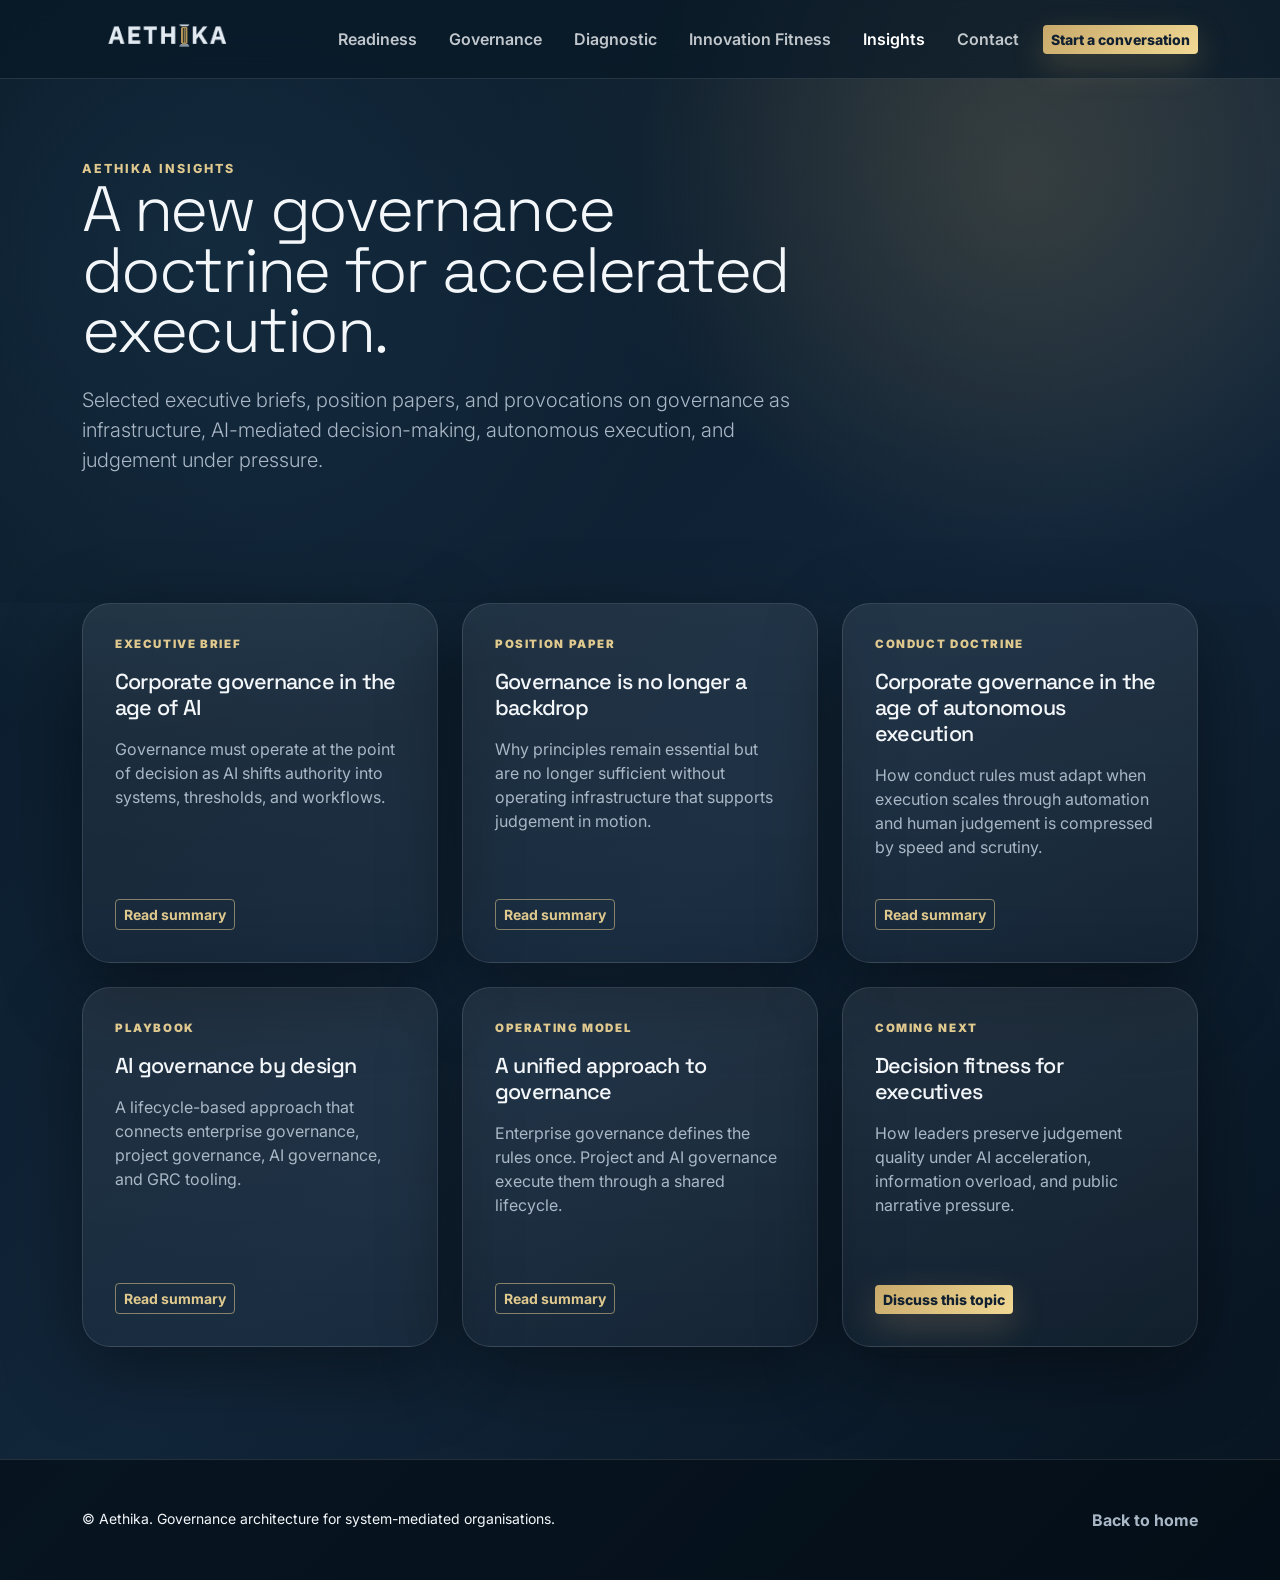
<file: insights.html>
<!doctype html>
<html lang="en" data-bs-theme="dark">
<head>
  <!-- Google tag (gtag.js) -->
<script async src="https://www.googletagmanager.com/gtag/js?id=G-2K97YS6ZMQ"></script>
<script>
  window.dataLayer = window.dataLayer || [];
  function gtag(){dataLayer.push(arguments);}
  gtag('js', new Date());

  gtag('config', 'G-2K97YS6ZMQ');
</script>
  <meta charset="utf-8">
  <meta name="viewport" content="width=device-width, initial-scale=1">
  <title>Aethika Insights | Governance in the age of AI</title>
  <meta name="description" content="Executive insights from Aethika on governance infrastructure, AI governance, autonomous execution, and decision accountability.">
  <link href="https://cdn.jsdelivr.net/npm/bootstrap@5.3.8/dist/css/bootstrap.min.css" rel="stylesheet" integrity="sha384-sRIl4kxILFvY47J16cr9ZwB07vP4J8+LH7qKQnuqkuIAvNWLzeN8tE5YBujZqJLB" crossorigin="anonymous">
  <link href="https://cdn.jsdelivr.net/npm/bootstrap-icons@1.13.1/font/bootstrap-icons.min.css" rel="stylesheet">
  <link href="https://fonts.googleapis.com/css2?family=Inter:wght@400;500;600;700;800&family=IBM+Plex+Serif:ital,wght@0,500;0,600;1,500&family=Space+Grotesk:wght@500;600;700&display=swap" rel="stylesheet">
  <link href="assets/css/aethika.css" rel="stylesheet">
</head>
<body>
  <nav class="navbar navbar-expand-lg fixed-top aethika-nav" aria-label="Main navigation">
    <div class="container">
      <a class="navbar-brand" href="index.html"><img src="assets/img/aethika-logo.png" alt="Aethika" class="brand-logo"></a>
      <button class="navbar-toggler border-0" type="button" data-bs-toggle="collapse" data-bs-target="#mainNav"><span class="navbar-toggler-icon"></span></button>
      <div id="mainNav" class="collapse navbar-collapse">
       <ul class="navbar-nav ms-auto align-items-lg-center gap-lg-3">
          <li class="nav-item"><a class="nav-link" href="index.html#top">Readiness</a></li>
          <li class="nav-item"><a class="nav-link" href="index.html#governance">Governance</a></li>
          <li class="nav-item"><a class="nav-link" href="governance-effectiveness-diagnostic.html">Diagnostic</a></li>
          <li class="nav-item"><a class="nav-link" href="ifs.html">Innovation Fitness</a></li>
          <li class="nav-item"><a class="nav-link active" aria-current="page" href="insights.html">Insights</a></li>
          <li class="nav-item"><a class="nav-link" href="index.html#contact">Contact</a></li>
          <li class="nav-item"><a class="btn btn-aethika btn-sm" href="mailto:aethika@lxndigital.com">Start a conversation</a></li>
        </ul>
      </div>
    </div>
  </nav>

  <header class="subhero section-padding">
    <div class="container pt-5">
      <div class="row">
        <div class="col-lg-8">
          <div class="eyebrow">Aethika insights</div>
          <h1 class="display-3 hero-title mb-4">A new governance doctrine for accelerated execution.</h1>
          <p class="lead hero-lead">Selected executive briefs, position papers, and provocations on governance as infrastructure, AI-mediated decision-making, autonomous execution, and judgement under pressure.</p>
        </div>
      </div>
    </div>
  </header>

  <main class="section-padding pt-0">
    <div class="container">
      <div class="row g-4">
        <div class="col-md-6 col-xl-4">
          <article class="research-card h-100 large">
            <span>Executive brief</span>
            <h2>Corporate governance in the age of AI</h2>
            <p>Governance must operate at the point of decision as AI shifts authority into systems, thresholds, and workflows.</p>
            <button class="btn btn-outline-aethika btn-sm" data-bs-toggle="modal" data-bs-target="#insightOne">Read summary</button>
          </article>
        </div>
        <div class="col-md-6 col-xl-4">
          <article class="research-card h-100 large">
            <span>Position paper</span>
            <h2>Governance is no longer a backdrop</h2>
            <p>Why principles remain essential but are no longer sufficient without operating infrastructure that supports judgement in motion.</p>
            <button class="btn btn-outline-aethika btn-sm" data-bs-toggle="modal" data-bs-target="#insightTwo">Read summary</button>
          </article>
        </div>
        <div class="col-md-6 col-xl-4">
          <article class="research-card h-100 large">
            <span>Conduct doctrine</span>
            <h2>Corporate governance in the age of autonomous execution</h2>
            <p>How conduct rules must adapt when execution scales through automation and human judgement is compressed by speed and scrutiny.</p>
            <button class="btn btn-outline-aethika btn-sm" data-bs-toggle="modal" data-bs-target="#insightThree">Read summary</button>
          </article>
        </div>
        <div class="col-md-6 col-xl-4">
          <article class="research-card h-100 large">
            <span>Playbook</span>
            <h2>AI governance by design</h2>
            <p>A lifecycle-based approach that connects enterprise governance, project governance, AI governance, and GRC tooling.</p>
            <button class="btn btn-outline-aethika btn-sm" data-bs-toggle="modal" data-bs-target="#insightFour">Read summary</button>
          </article>
        </div>
        <div class="col-md-6 col-xl-4">
          <article class="research-card h-100 large">
            <span>Operating model</span>
            <h2>A unified approach to governance</h2>
            <p>Enterprise governance defines the rules once. Project and AI governance execute them through a shared lifecycle.</p>
            <button class="btn btn-outline-aethika btn-sm" data-bs-toggle="modal" data-bs-target="#insightFive">Read summary</button>
          </article>
        </div>
        <div class="col-md-6 col-xl-4">
          <article class="research-card h-100 large">
            <span>Coming next</span>
            <h2>Decision fitness for executives</h2>
            <p>How leaders preserve judgement quality under AI acceleration, information overload, and public narrative pressure.</p>
            <a href="index.html#contact" class="btn btn-aethika btn-sm">Discuss this topic</a>
          </article>
        </div>
      </div>
    </div>
  </main>

  <div class="modal fade" id="insightOne" tabindex="-1" aria-labelledby="insightOneLabel" aria-hidden="true">
    <div class="modal-dialog modal-dialog-centered modal-lg"><div class="modal-content">
      <div class="modal-header"><h2 class="modal-title h4" id="insightOneLabel">Corporate governance in the age of AI</h2><button type="button" class="btn-close" data-bs-dismiss="modal"></button></div>
      <div class="modal-body"><p>AI is not only a tool-level governance problem. It changes how decisions are made, how authority is embedded, and how evidence must be produced. The board question shifts from “who approved the decision?” to “who approved the conditions under which the system could keep deciding?”</p></div>
    </div></div>
  </div>
  <div class="modal fade" id="insightTwo" tabindex="-1" aria-labelledby="insightTwoLabel" aria-hidden="true">
    <div class="modal-dialog modal-dialog-centered modal-lg"><div class="modal-content">
      <div class="modal-header"><h2 class="modal-title h4" id="insightTwoLabel">Governance is no longer a backdrop</h2><button type="button" class="btn-close" data-bs-dismiss="modal"></button></div>
      <div class="modal-body"><p>Governance codes and principles remain essential, but they need infrastructure that allows them to operate where decisions are made. Governance becomes a practical capability for bringing principles, boundaries, and accountability into judgement as it happens.</p></div>
    </div></div>
  </div>
  <div class="modal fade" id="insightThree" tabindex="-1" aria-labelledby="insightThreeLabel" aria-hidden="true">
    <div class="modal-dialog modal-dialog-centered modal-lg"><div class="modal-content">
      <div class="modal-header"><h2 class="modal-title h4" id="insightThreeLabel">Corporate governance in the age of autonomous execution</h2><button type="button" class="btn-close" data-bs-dismiss="modal"></button></div>
      <div class="modal-body"><p>Corporate conduct rules were designed for human-paced execution. Autonomous systems and AI-mediated decisions require harm anticipation, continuous oversight, and translation of conduct expectations into system behaviour.</p></div>
    </div></div>
  </div>
  <div class="modal fade" id="insightFour" tabindex="-1" aria-labelledby="insightFourLabel" aria-hidden="true">
    <div class="modal-dialog modal-dialog-centered modal-lg"><div class="modal-content">
      <div class="modal-header"><h2 class="modal-title h4" id="insightFourLabel">AI governance by design</h2><button type="button" class="btn-close" data-bs-dismiss="modal"></button></div>
      <div class="modal-body"><p>The playbook gives each lifecycle stage practical activities, checklists, templates, and controls, allowing governance to scale by risk while generating evidence progressively.</p></div>
    </div></div>
  </div>
  <div class="modal fade" id="insightFive" tabindex="-1" aria-labelledby="insightFiveLabel" aria-hidden="true">
    <div class="modal-dialog modal-dialog-centered modal-lg"><div class="modal-content">
      <div class="modal-header"><h2 class="modal-title h4" id="insightFiveLabel">A unified approach to governance</h2><button type="button" class="btn-close" data-bs-dismiss="modal"></button></div>
      <div class="modal-body"><p>AI governance should not become a parallel structure. Enterprise governance defines the rules, project governance delivers change, AI governance safeguards decision behaviour, and GRC tooling provides the control backbone.</p></div>
    </div></div>
  </div>

  <footer class="footer py-5">
    <div class="container d-flex flex-column flex-md-row justify-content-between gap-3">
      <p class="mb-0 small">© Aethika. Governance architecture for system-mediated organisations.</p>
      <a href="index.html">Back to home</a>
    </div>
  </footer>
  <script src="https://cdn.jsdelivr.net/npm/bootstrap@5.3.8/dist/js/bootstrap.bundle.min.js" integrity="sha384-FKyoEForCGlyvwx9Hj09JcYn3nv7wiPVlz7YYwJrWVcXK/BmnVDxM+D2scQbITxI" crossorigin="anonymous"></script>
</body>
</html>
</file>
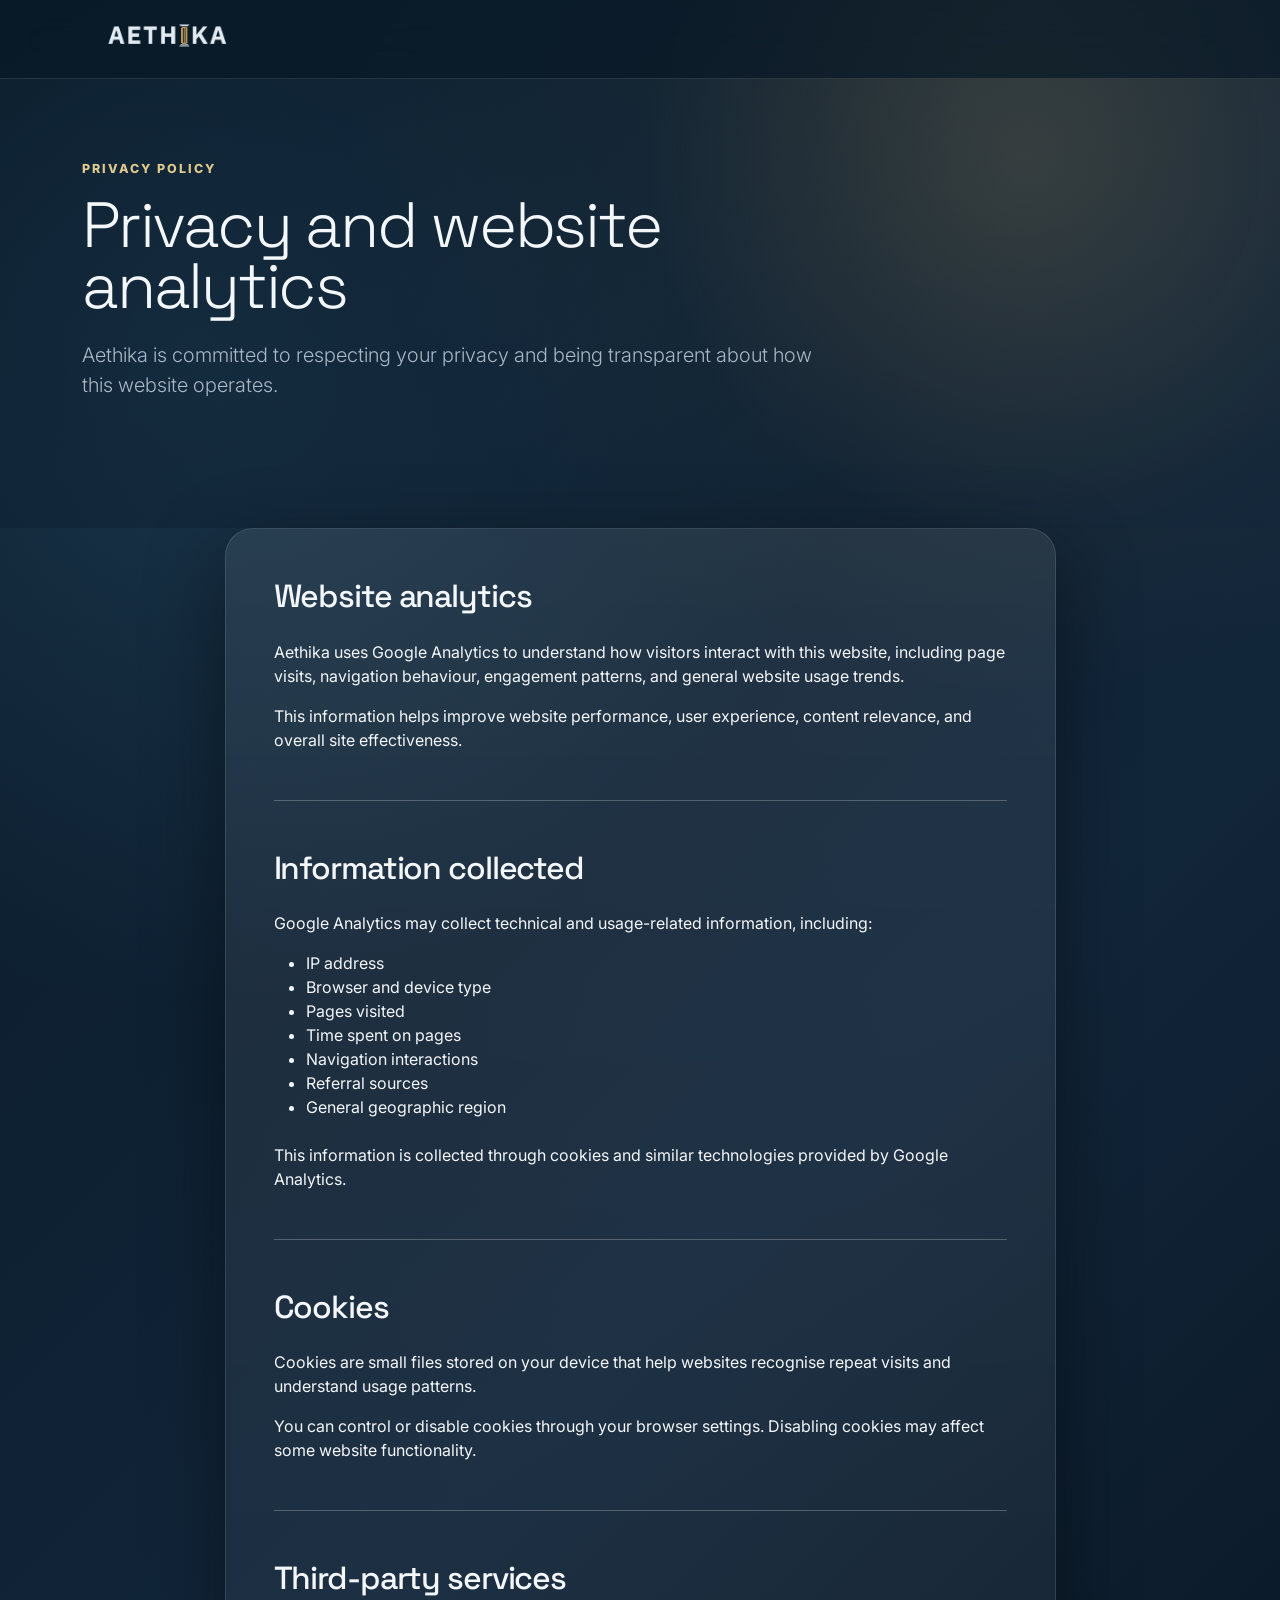
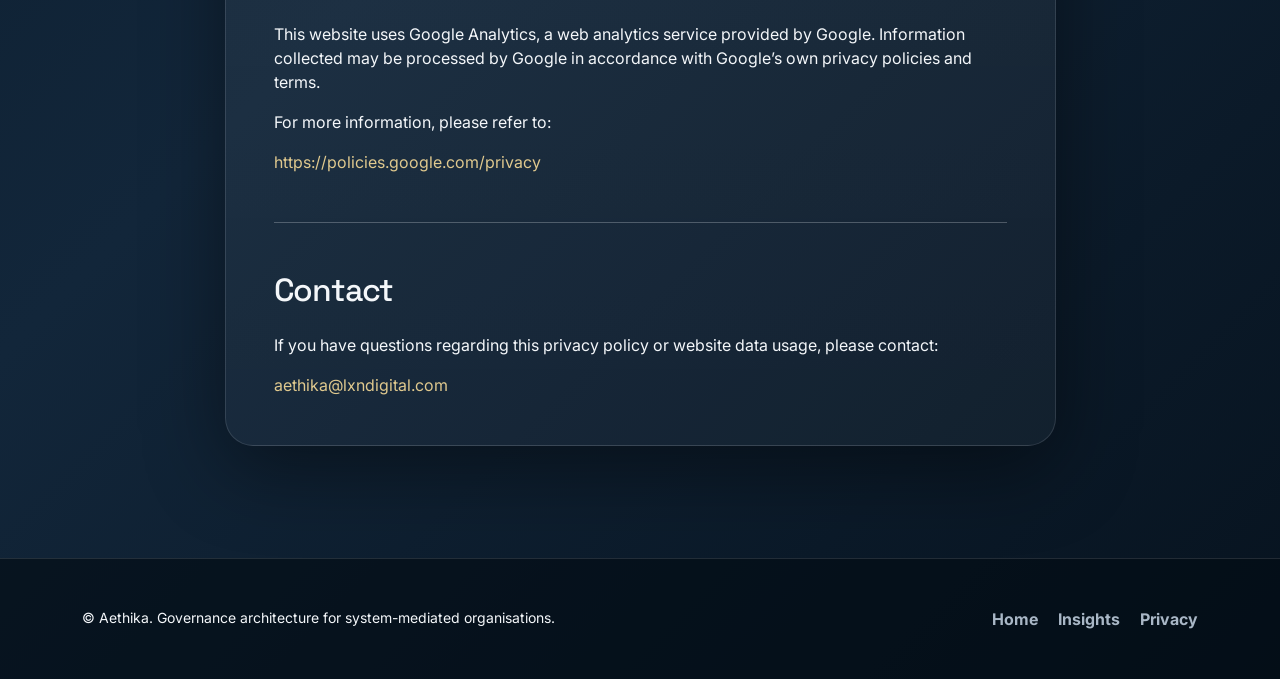
<file: privacy.html>
<!doctype html>
<html lang="en" data-bs-theme="dark">

<head>
   <!-- Google tag (gtag.js) -->
<script async src="https://www.googletagmanager.com/gtag/js?id=G-2K97YS6ZMQ"></script>
<script>
  window.dataLayer = window.dataLayer || [];
  function gtag(){dataLayer.push(arguments);}
  gtag('js', new Date());

  gtag('config', 'G-2K97YS6ZMQ');
</script>
 
    <meta charset="utf-8">
    <meta name="viewport" content="width=device-width, initial-scale=1">
    <title>Privacy Policy | Aethika</title>

    <meta name="description"
        content="Privacy policy for Aethika, including information about website analytics and data collection.">

    <link href="https://cdn.jsdelivr.net/npm/bootstrap@5.3.8/dist/css/bootstrap.min.css" rel="stylesheet">
    <link href="https://cdn.jsdelivr.net/npm/bootstrap-icons@1.13.1/font/bootstrap-icons.min.css" rel="stylesheet">

    <link
        href="https://fonts.googleapis.com/css2?family=Inter:wght@400;500;600;700;800&family=IBM+Plex+Serif:wght@500;600&family=Space+Grotesk:wght@500;600;700&display=swap"
        rel="stylesheet">

    <link href="assets/css/aethika.css" rel="stylesheet">
</head>

<body>

    <!-- Navigation -->
    <nav class="navbar navbar-expand-lg fixed-top aethika-nav">
        <div class="container">
            <a class="navbar-brand" href="index.html">
                <img src="assets/img/aethika-logo.png" alt="Aethika" class="brand-logo">
            </a>
        </div>
    </nav>

    <!-- Hero -->
    <header class="subhero section-padding">
        <div class="container pt-5">
            <div class="row">
                <div class="col-lg-8">

                    <div class="eyebrow mb-3">
                        Privacy policy
                    </div>

                    <h1 class="display-3 hero-title mb-4">
                        Privacy and website analytics
                    </h1>

                    <p class="lead hero-lead">
                        Aethika is committed to respecting your privacy and being transparent
                        about how this website operates.
                    </p>

                </div>
            </div>
        </div>
    </header>

    <!-- Content -->
    <main class="section-padding pt-0">
        <div class="container">

            <div class="row justify-content-center">
                <div class="col-xl-9">

                    <div class="glass-panel p-4 p-lg-5">

                        <h2 class="mb-4">Website analytics</h2>

                        <p>
                            Aethika uses Google Analytics to understand how visitors interact
                            with this website, including page visits, navigation behaviour,
                            engagement patterns, and general website usage trends.
                        </p>

                        <p>
                            This information helps improve website performance, user experience,
                            content relevance, and overall site effectiveness.
                        </p>

                        <hr class="my-5">

                        <h2 class="mb-4">Information collected</h2>

                        <p>
                            Google Analytics may collect technical and usage-related information,
                            including:
                        </p>

                        <ul class="mb-4">
                            <li>IP address</li>
                            <li>Browser and device type</li>
                            <li>Pages visited</li>
                            <li>Time spent on pages</li>
                            <li>Navigation interactions</li>
                            <li>Referral sources</li>
                            <li>General geographic region</li>
                        </ul>

                        <p>
                            This information is collected through cookies and similar technologies
                            provided by Google Analytics.
                        </p>

                        <hr class="my-5">

                        <h2 class="mb-4">Cookies</h2>

                        <p>
                            Cookies are small files stored on your device that help websites
                            recognise repeat visits and understand usage patterns.
                        </p>

                        <p>
                            You can control or disable cookies through your browser settings.
                            Disabling cookies may affect some website functionality.
                        </p>

                        <hr class="my-5">

                        <h2 class="mb-4">Third-party services</h2>

                        <p>
                            This website uses Google Analytics, a web analytics service provided
                            by Google. Information collected may be processed by Google in
                            accordance with Google’s own privacy policies and terms.
                        </p>

                        <p>
                            For more information, please refer to:
                        </p>

                        <p>
                            <a href="https://policies.google.com/privacy" target="_blank"
                                rel="noopener noreferrer">
                                https://policies.google.com/privacy
                            </a>
                        </p>

                        <hr class="my-5">

                        <h2 class="mb-4">Contact</h2>

                        <p>
                            If you have questions regarding this privacy policy or website data
                            usage, please contact:
                        </p>

                        <p class="mb-0">
                            <a href="mailto:aethika@lxndigital.com">
                                aethika@lxndigital.com
                            </a>
                        </p>

                    </div>

                </div>
            </div>

        </div>
    </main>

    <!-- Footer -->
    <footer class="footer py-5">
        <div class="container d-flex flex-column flex-md-row justify-content-between gap-3">

            <p class="mb-0 small">
                © Aethika. Governance architecture for system-mediated organisations.
            </p>

            <div>
                <a href="index.html">Home</a>
                <a href="insights.html">Insights</a>
                <a href="privacy.html">Privacy</a>
            </div>

        </div>
    </footer>

    <script src="https://cdn.jsdelivr.net/npm/bootstrap@5.3.8/dist/js/bootstrap.bundle.min.js"></script>

</body>

</html>
</file>
<file: assets/css/aethika.css>
:root {
  --aethika-midnight: #081826;
  --aethika-navy: #12263a;
  --aethika-slate: #1b2f45;
  --aethika-ink: #23384f;
  --aethika-gold: #c8a96b;
  --aethika-gold-soft: #e0c98e;
  --aethika-cyan: #5fa8d3;
  --aethika-white: #f4f7fa;
  --aethika-muted: #a9b7c6;
  --aethika-line: rgba(244, 247, 250, 0.12);
  --aethika-glass: rgba(255, 255, 255, 0.055);
  --aethika-shadow: 0 24px 80px rgba(0, 0, 0, 0.42);
}

html {
  scroll-behavior: smooth;
}

body {
  font-family: "Inter", system-ui, sans-serif;
  color: var(--aethika-white);
  background:
    radial-gradient(circle at 15% 15%, rgba(95, 168, 211, 0.18), transparent 30%),
    radial-gradient(circle at 80% 0%, rgba(200, 169, 107, 0.14), transparent 28%),
    linear-gradient(135deg, #081826 0%, #12263a 55%, #07131f 100%);
  overflow-x: hidden;
}

h1, h2, h3, h4, h5, .navbar-brand {
  font-family: "Space Grotesk", "Inter", sans-serif;
  letter-spacing: -0.035em;
}

a {
  color: var(--aethika-gold-soft);
  text-decoration: none;
}

a:hover {
  color: #fff;
}

.section-padding {
  padding: 7rem 0;
}

.aethika-nav {
  background: rgba(8, 24, 38, 0.68);
  backdrop-filter: blur(18px);
  border-bottom: 1px solid var(--aethika-line);
  transition: all 0.25s ease;
}

.aethika-nav.nav-scrolled {
  background: rgba(8, 24, 38, 0.94);
  box-shadow: 0 8px 32px rgba(0,0,0,.28);
}

.brand-logo {
  width: 172px;
  max-height: 52px;
  object-fit: contain;
}

.footer-logo {
  width: 150px;
  max-height: 46px;
  object-fit: contain;
}

.nav-link {
  color: rgba(244, 247, 250, 0.78);
  font-weight: 600;
}

.nav-link:hover,
.nav-link.active {
  color: var(--aethika-gold-soft);
}

.btn-aethika {
  background: linear-gradient(135deg, var(--aethika-gold), #f1d994);
  border: 0;
  color: #102031;
  font-weight: 800;
  box-shadow: 0 12px 32px rgba(200, 169, 107, 0.24);
}

.btn-aethika:hover {
  transform: translateY(-1px);
  color: #081826;
  box-shadow: 0 18px 44px rgba(200, 169, 107, 0.32);
}

.btn-outline-aethika {
  border-color: rgba(224, 201, 142, 0.55);
  color: var(--aethika-gold-soft);
  font-weight: 700;
}

.btn-outline-aethika:hover {
  background: rgba(224, 201, 142, 0.12);
  border-color: var(--aethika-gold-soft);
  color: #fff;
}

.hero-section {
  isolation: isolate;
}

.hero-grid {
  position: absolute;
  inset: 0;
  background-image:
    linear-gradient(rgba(255,255,255,.06) 1px, transparent 1px),
    linear-gradient(90deg, rgba(255,255,255,.06) 1px, transparent 1px);
  background-size: 76px 76px;
  mask-image: radial-gradient(circle at 55% 45%, black, transparent 72%);
  opacity: 0.38;
  z-index: -3;
}

.hero-title {
  line-height: .95;
  max-width: 880px;
}

.hero-lead {
  color: var(--aethika-muted);
  max-width: 760px;
  font-size: 1.25rem;
}

.eyebrow {
  color: var(--aethika-gold-soft);
  text-transform: uppercase;
  letter-spacing: .16em;
  font-size: .78rem;
  font-weight: 800;
}

.section-title {
  font-size: clamp(2.5rem, 5vw, 4.8rem);
  line-height: .98;
  margin-bottom: 1.25rem;
}

.section-intro {
  color: var(--aethika-muted);
  font-size: 1.08rem;
}

.glass-panel,
.insight-card,
.capability-card,
.research-card,
.contact-card,
.accordion-item,
.pattern-card {
  background: linear-gradient(180deg, rgba(255,255,255,.075), rgba(255,255,255,.035));
  border: 1px solid var(--aethika-line);
  border-radius: 28px;
  box-shadow: var(--aethika-shadow);
}

.decision-console {
  transform: translateY(4rem);
}

.console-header {
  color: var(--aethika-muted);
  font-weight: 800;
}

.live-dot {
  color: #a9f1c6;
  font-size: .78rem;
  letter-spacing: .08em;
  text-transform: uppercase;
}

.live-dot::before {
  content: "";
  display: inline-block;
  width: .55rem;
  height: .55rem;
  margin-right: .4rem;
  border-radius: 50%;
  background: #62e08b;
  box-shadow: 0 0 18px #62e08b;
}

.console-step {
  display: flex;
  gap: 1rem;
  padding: 1rem 0;
  border-top: 1px solid var(--aethika-line);
}

.console-step strong {
  display: block;
}

.console-step small {
  color: var(--aethika-muted);
}

.step-icon {
  width: 42px;
  height: 42px;
  display: grid;
  place-items: center;
  border-radius: 50%;
  background: rgba(95,168,211,.12);
  color: var(--aethika-cyan);
}

.signal-orbit {
  position: absolute;
  border: 1px solid rgba(224, 201, 142, 0.24);
  border-radius: 50%;
  z-index: -2;
  animation: slowPulse 8s ease-in-out infinite;
}

.orbit-one {
  width: 580px;
  height: 580px;
  right: -160px;
  top: 12%;
}

.orbit-two {
  width: 360px;
  height: 360px;
  right: 170px;
  top: 30%;
  animation-delay: 1.8s;
}

@keyframes slowPulse {
  0%, 100% { transform: scale(1); opacity: .5; }
  50% { transform: scale(1.06); opacity: .85; }
}

.insight-card,
.capability-card,
.research-card {
  padding: 2rem;
  transition: transform .25s ease, border-color .25s ease, background .25s ease;
}

.insight-card:hover,
.capability-card:hover,
.research-card:hover,
.pattern-card:hover {
  transform: translateY(-6px);
  border-color: rgba(224, 201, 142, 0.38);
}

.card-number {
  display: inline-block;
  color: var(--aethika-gold-soft);
  font-weight: 900;
  margin-bottom: 3rem;
}

.insight-card h3,
.capability-card h3,
.research-card h3,
.research-card h2 {
  font-size: 1.35rem;
  margin-bottom: 1rem;
}

.insight-card p,
.capability-card p,
.research-card p,
.pattern-card p {
  color: var(--aethika-muted);
  margin-bottom: 0;
}

.capability-card i {
  font-size: 2rem;
  color: var(--aethika-gold-soft);
  margin-bottom: 1.25rem;
}

.contrast-band {
  background:
    linear-gradient(135deg, rgba(200,169,107,.14), rgba(95,168,211,.08)),
    rgba(255,255,255,.035);
  border-top: 1px solid var(--aethika-line);
  border-bottom: 1px solid var(--aethika-line);
}

.quote-title {
  font-family: "IBM Plex Serif", serif;
  font-size: clamp(2rem, 4vw, 3.4rem);
  line-height: 1.05;
}

.mini-metric {
  padding: 1.5rem;
  border-radius: 22px;
  background: rgba(8,24,38,.5);
  border: 1px solid var(--aethika-line);
}

.mini-metric span {
  display: block;
  color: var(--aethika-gold-soft);
  text-transform: uppercase;
  font-size: .72rem;
  letter-spacing: .14em;
  font-weight: 800;
  margin-bottom: .45rem;
}

.mini-metric strong {
  font-size: 1.1rem;
}

.architecture-panel {
  position: relative;
  overflow: hidden;
}

.architecture-panel::after {
  content: "";
  position: absolute;
  width: 520px;
  height: 520px;
  right: -220px;
  bottom: -260px;
  background: radial-gradient(circle, rgba(95,168,211,.18), transparent 70%);
  pointer-events: none;
}

.decision-flow {
  display: grid;
  grid-template-columns: 1fr 46px 1fr 46px 1fr 46px 1fr;
  align-items: center;
  gap: .5rem;
}

.flow-node {
  min-height: 150px;
  border: 1px solid var(--aethika-line);
  border-radius: 26px;
  background: rgba(8,24,38,.52);
  padding: 1.2rem;
  display: flex;
  flex-direction: column;
  justify-content: center;
  font-weight: 900;
  font-size: 1.05rem;
}

.flow-node small {
  margin-top: .6rem;
  color: var(--aethika-muted);
  font-weight: 500;
}

.flow-node.accent {
  background: linear-gradient(135deg, rgba(200,169,107,.26), rgba(95,168,211,.12));
  border-color: rgba(224,201,142,.45);
}

.flow-arrow {
  height: 2px;
  background: linear-gradient(90deg, var(--aethika-cyan), var(--aethika-gold));
  position: relative;
}

.flow-arrow::after {
  content: "";
  position: absolute;
  right: -2px;
  top: -5px;
  border-left: 8px solid var(--aethika-gold);
  border-top: 6px solid transparent;
  border-bottom: 6px solid transparent;
}

.soft-section {
  background: rgba(255,255,255,.025);
  border-top: 1px solid var(--aethika-line);
  border-bottom: 1px solid var(--aethika-line);
}

.pattern-card {
  min-height: 250px;
  padding: 0;
  overflow: hidden;
  position: relative;
}

.pattern-front,
.pattern-back {
  padding: 2rem;
  transition: transform .35s ease, opacity .35s ease;
}

.pattern-back {
  position: absolute;
  inset: 0;
  background: linear-gradient(135deg, rgba(200,169,107,.18), rgba(95,168,211,.12));
  transform: translateY(100%);
  opacity: 0;
}

.pattern-card:hover .pattern-back {
  transform: translateY(0);
  opacity: 1;
}

.pattern-card:hover .pattern-front {
  transform: translateY(-25%);
  opacity: .16;
}

.pattern-label,
.research-card span {
  display: inline-block;
  color: var(--aethika-gold-soft);
  text-transform: uppercase;
  letter-spacing: .14em;
  font-size: .72rem;
  font-weight: 900;
  margin-bottom: 1rem;
}

.aethika-accordion .accordion-item {
  color: var(--aethika-white);
  margin-bottom: 1rem;
  overflow: hidden;
}

.aethika-accordion .accordion-button {
  color: var(--aethika-white);
  background: rgba(255,255,255,.035);
  font-weight: 900;
  font-size: 1.2rem;
}

.aethika-accordion .accordion-button:not(.collapsed) {
  color: var(--aethika-gold-soft);
  background: rgba(200,169,107,.09);
}

.aethika-accordion .accordion-body {
  color: var(--aethika-muted);
  background: rgba(8,24,38,.28);
}

.research-card.large {
  min-height: 360px;
  display: flex;
  flex-direction: column;
}

.research-card.large .btn {
  margin-top: auto;
  align-self: flex-start;
}

.contact-section {
  background:
    radial-gradient(circle at 75% 40%, rgba(200,169,107,.14), transparent 30%),
    radial-gradient(circle at 10% 70%, rgba(95,168,211,.14), transparent 28%);
}

.form-control {
  background: rgba(255,255,255,.06);
  border-color: var(--aethika-line);
  color: var(--aethika-white);
  border-radius: 14px;
}

.form-control:focus {
  background: rgba(255,255,255,.09);
  border-color: var(--aethika-gold-soft);
  color: var(--aethika-white);
  box-shadow: 0 0 0 .25rem rgba(200,169,107,.15);
}

.footer {
  background: rgba(3, 12, 20, 0.64);
  border-top: 1px solid var(--aethika-line);
}

.footer a {
  margin-left: 1rem;
  color: var(--aethika-muted);
  font-weight: 700;
}

.subhero {
  min-height: 58vh;
  display: flex;
  align-items: center;
  background:
    radial-gradient(circle at 80% 30%, rgba(200,169,107,.16), transparent 35%),
    linear-gradient(135deg, rgba(8,24,38,.4), rgba(18,38,58,.4));
}

.modal-content {
  background: #0d2033;
  border: 1px solid var(--aethika-line);
  border-radius: 24px;
}

.modal-header {
  border-color: var(--aethika-line);
}

@media (max-width: 991.98px) {
  .brand-logo {
    width: 142px;
  }

  .section-padding {
    padding: 5rem 0;
  }

  .decision-flow {
    grid-template-columns: 1fr;
  }

  .flow-arrow {
    height: 38px;
    width: 2px;
    justify-self: center;
  }

  .flow-arrow::after {
    right: -5px;
    top: 30px;
    transform: rotate(90deg);
  }

  .hero-title {
    font-size: clamp(3.3rem, 13vw, 5.5rem);
  }

  .footer a {
    margin: 0 1rem 0 0;
  }
}
</file>
